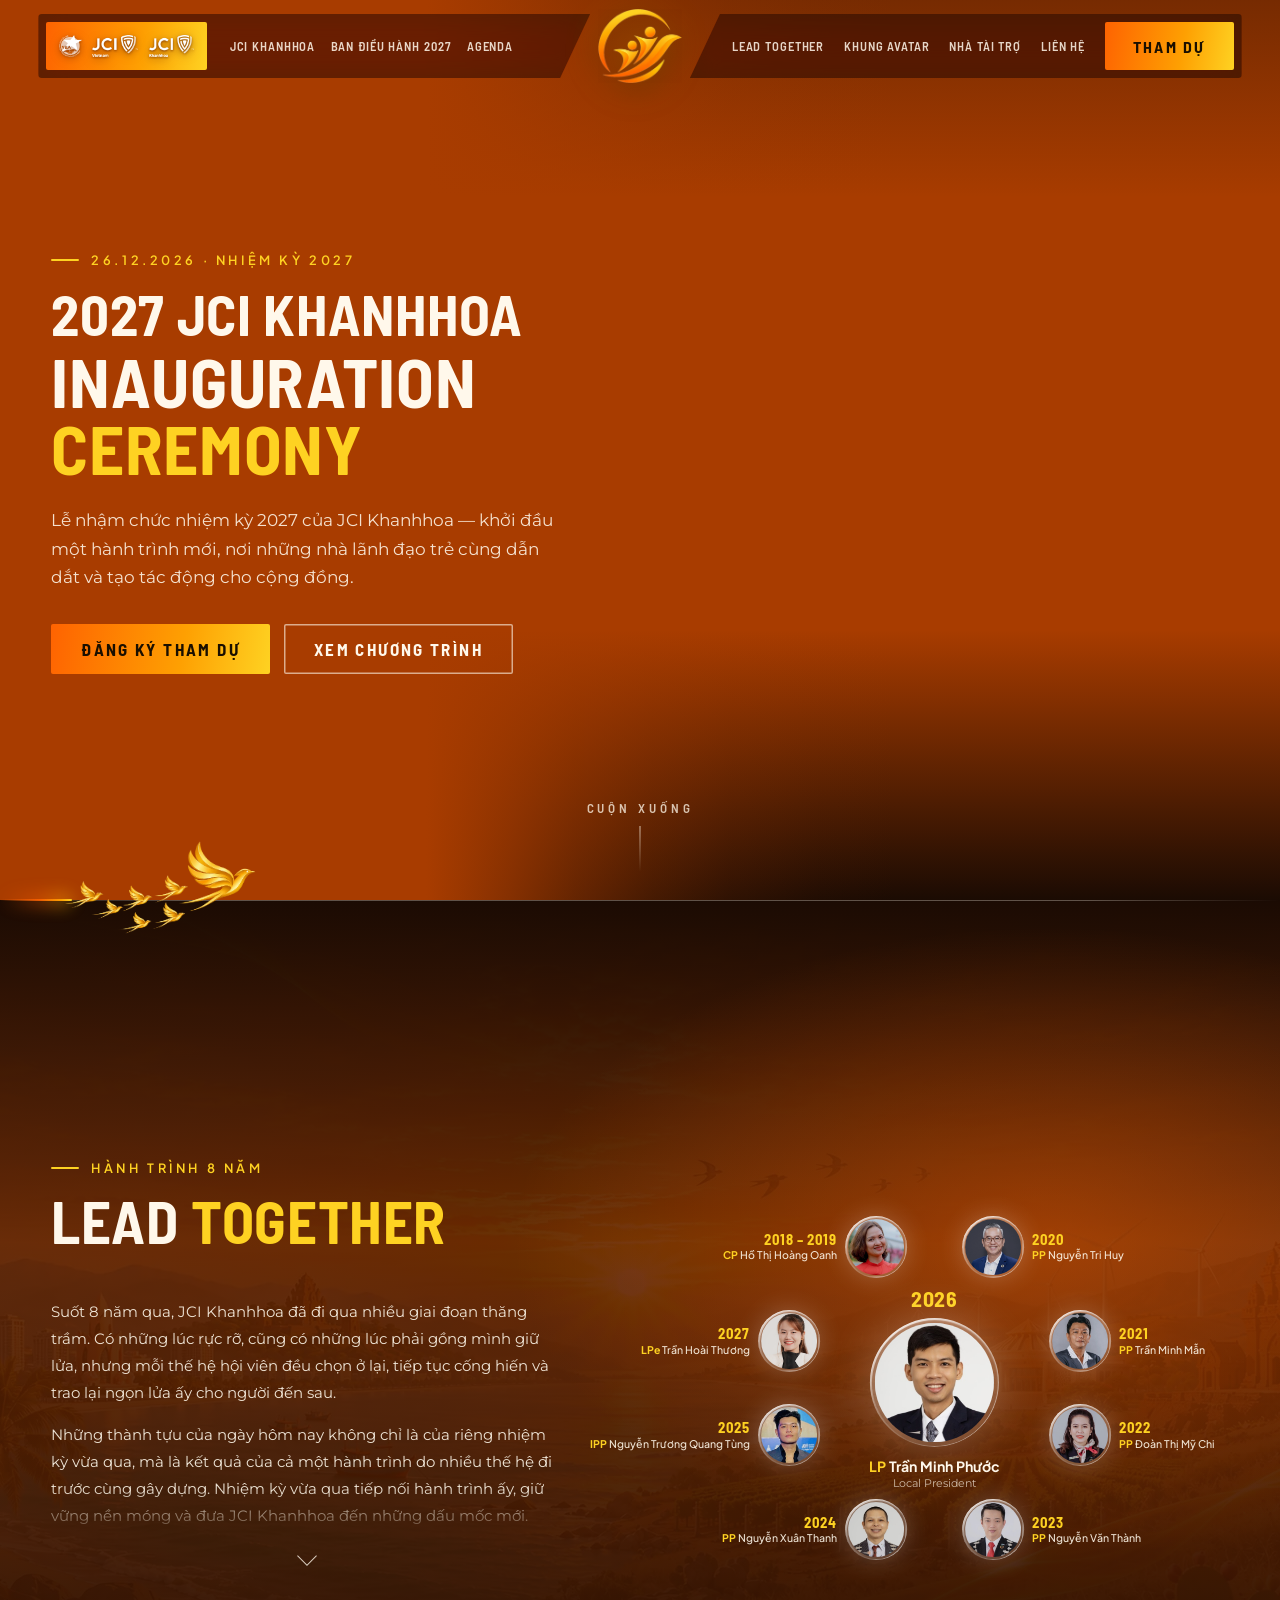
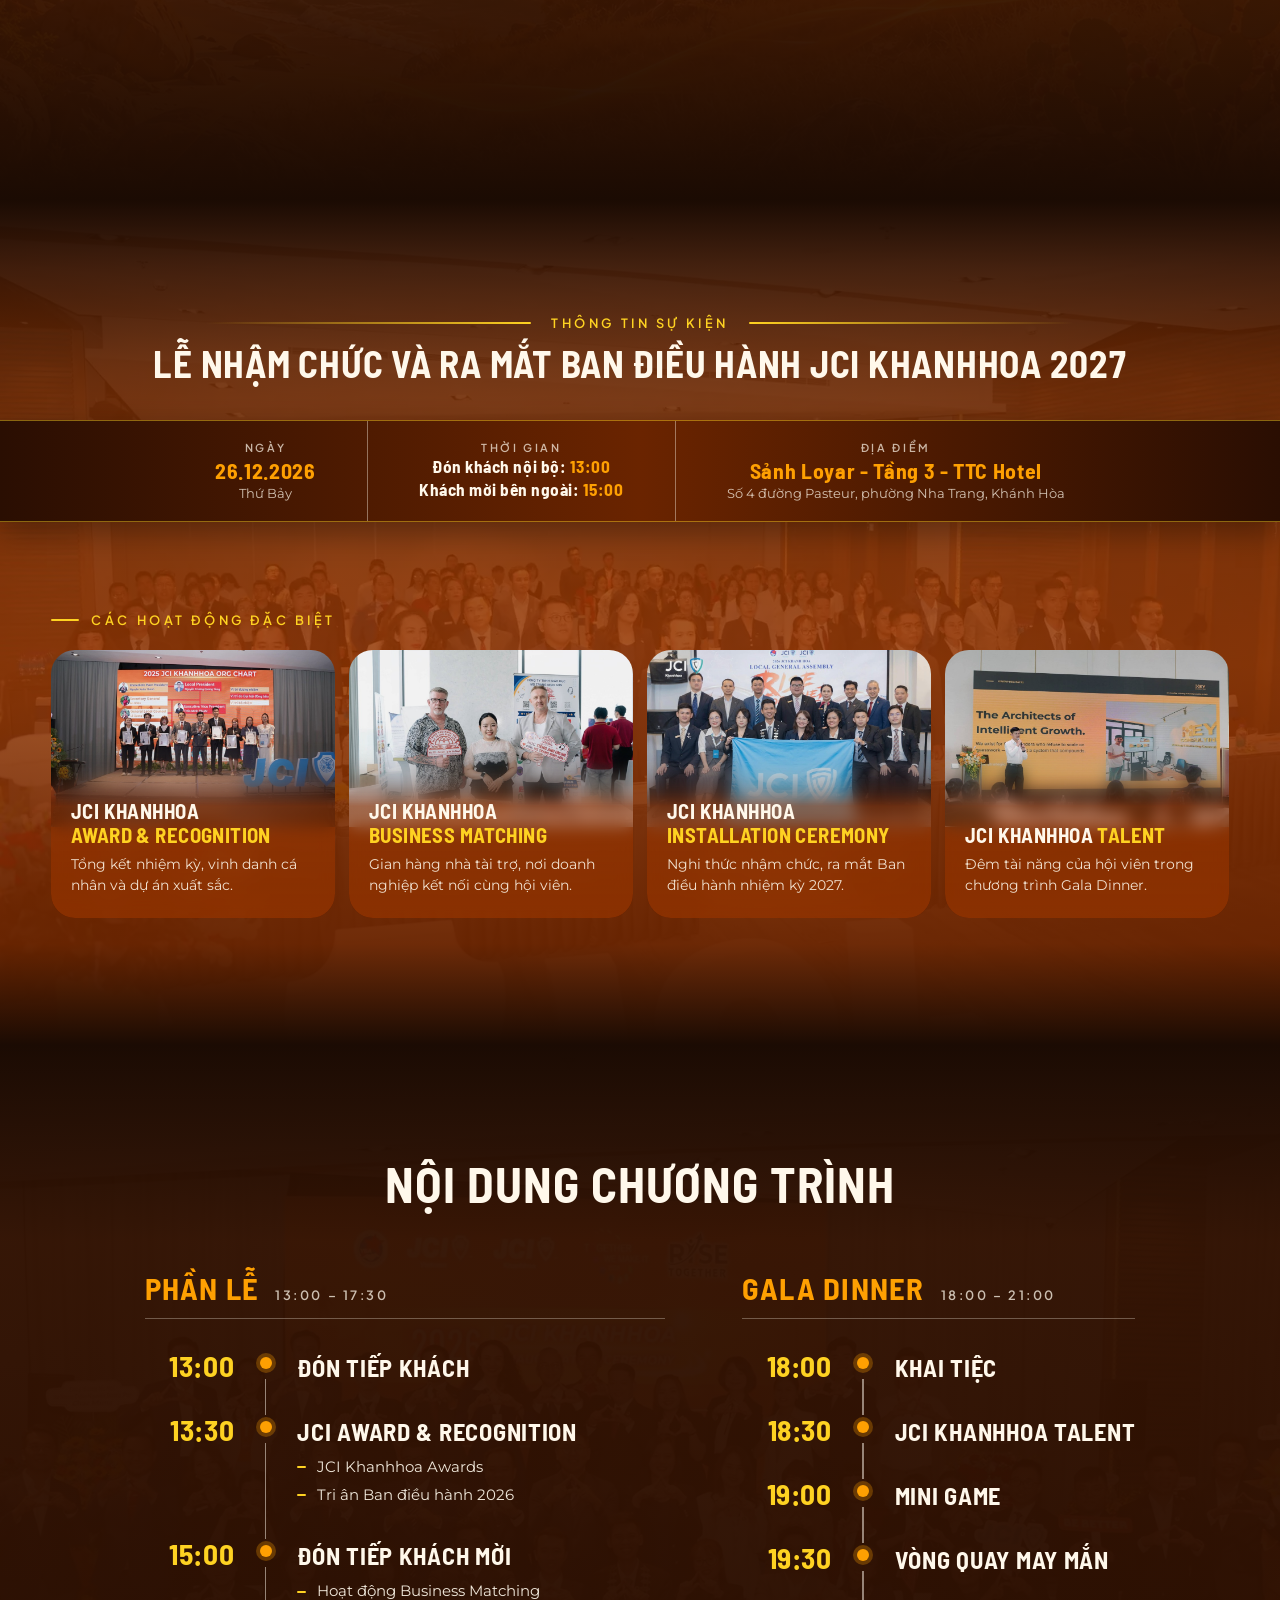
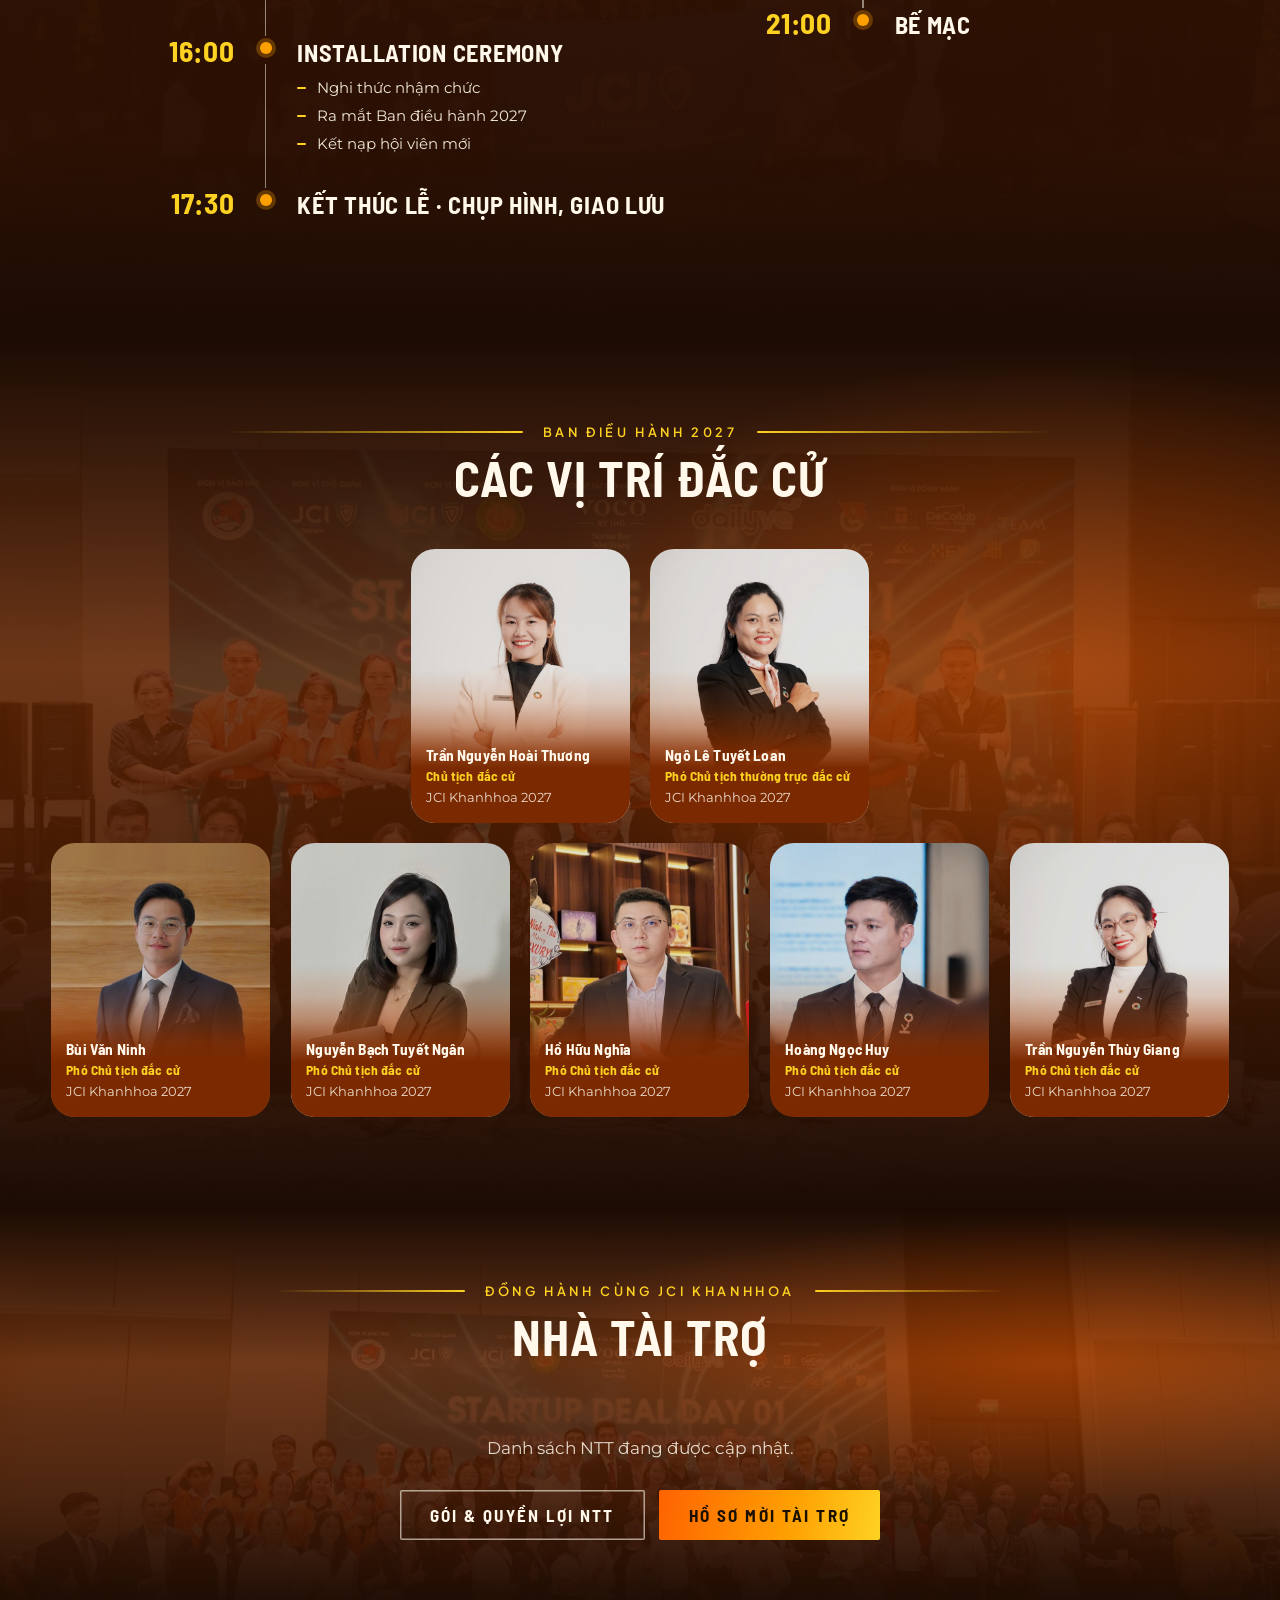
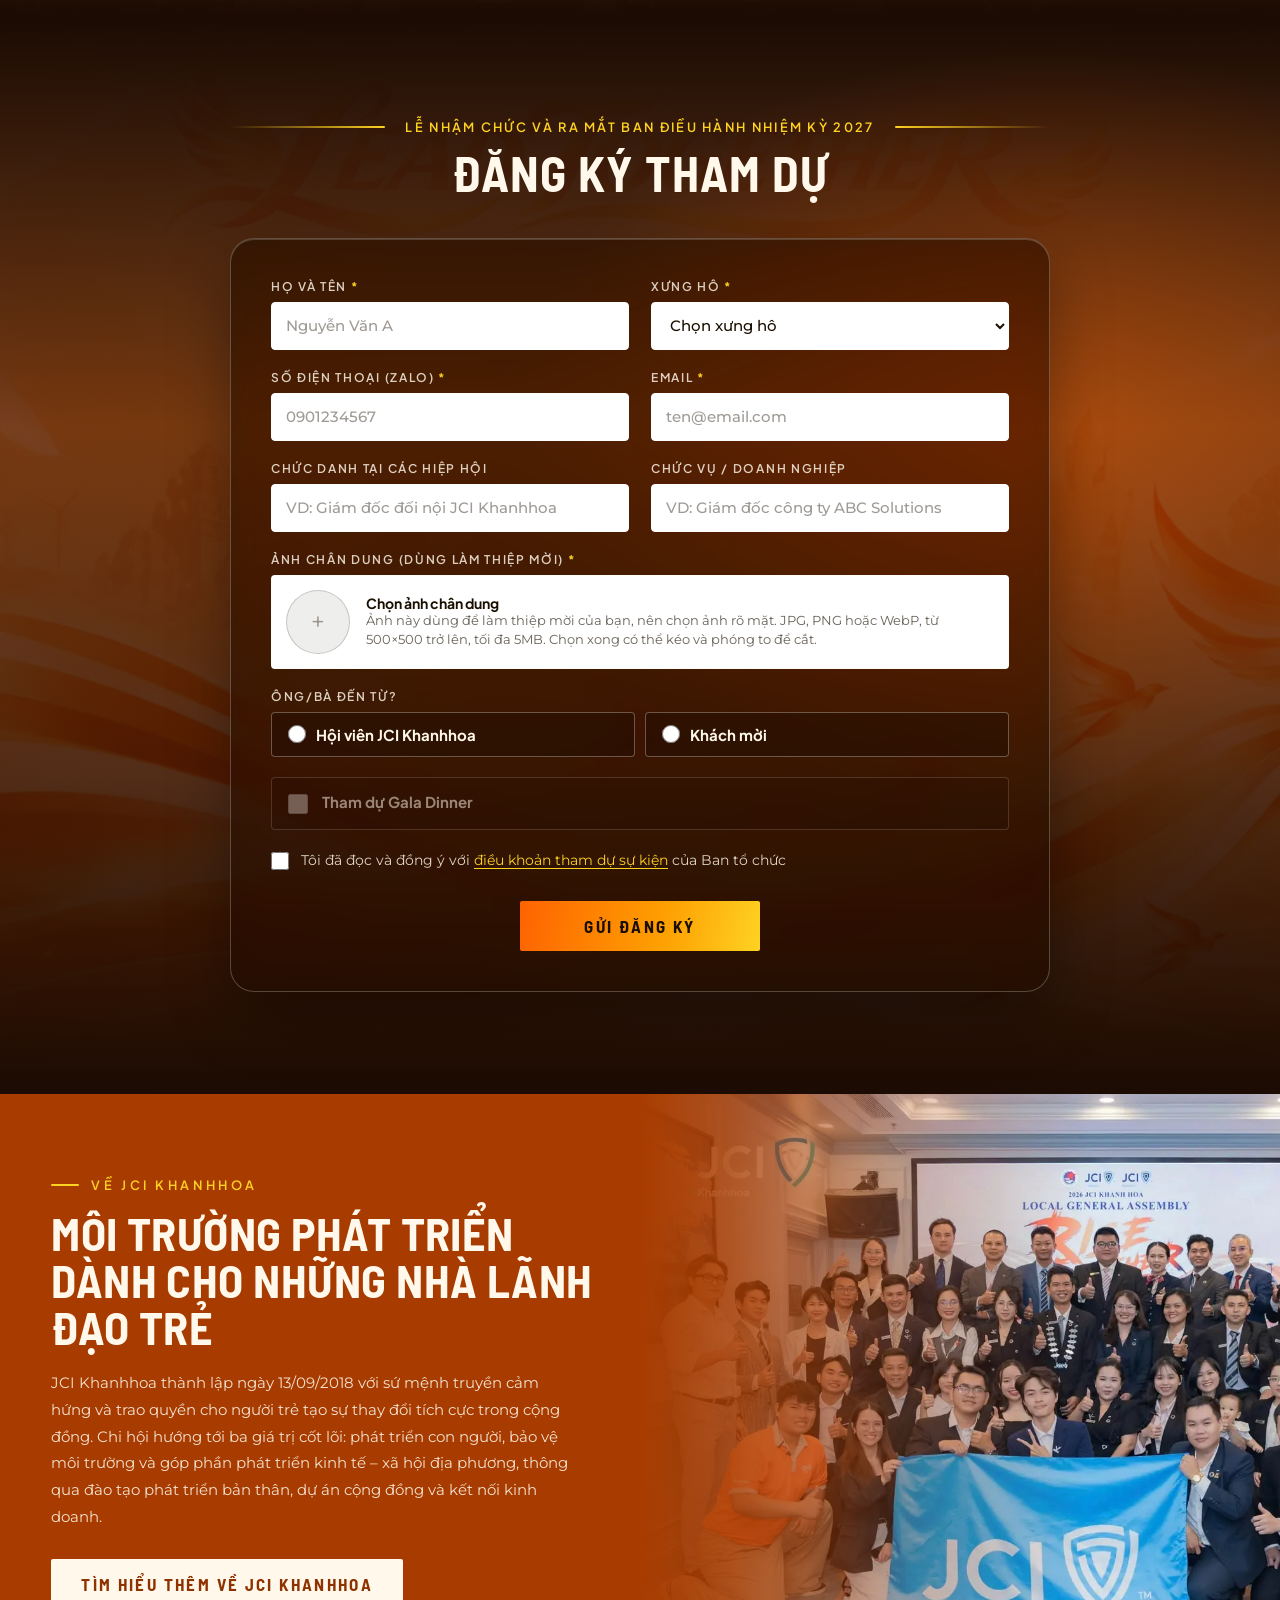
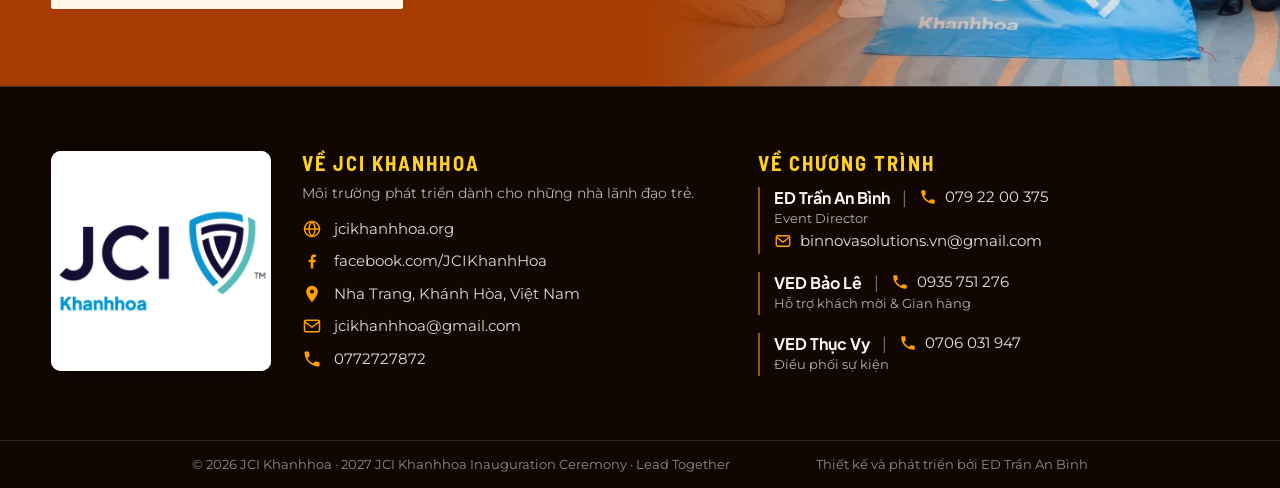
<file: index.html>
<!DOCTYPE html>
<html lang="vi">
<head>
<meta charset="utf-8">
<meta name="viewport" content="width=device-width, initial-scale=1">
<title>Lễ nhậm chức và ra mắt Ban điều hành nhiệm kỳ 2027 của JCI Khanhhoa</title>
<meta name="description" content="2027 JCI KHANHHOA INAUGURATION CEREMONY — Lead Together.">
<link rel="canonical" href="https://jcikhanhhoa.io.vn/">
<meta property="og:type" content="website">
<meta property="og:site_name" content="JCI Khanhhoa">
<meta property="og:locale" content="vi_VN">
<meta property="og:url" content="https://jcikhanhhoa.io.vn/">
<meta property="og:title" content="Lễ nhậm chức và ra mắt Ban điều hành nhiệm kỳ 2027 của JCI Khanhhoa">
<meta property="og:description" content="2027 JCI KHANHHOA INAUGURATION CEREMONY — Lead Together.">
<meta property="og:image" content="https://jcikhanhhoa.io.vn/assets/og-image.jpg?v=2">
<meta property="og:image:type" content="image/jpeg">
<meta property="og:image:width" content="1200">
<meta property="og:image:height" content="630">
<meta name="twitter:card" content="summary_large_image">
<meta name="theme-color" content="#1B0B03">
<link rel="preconnect" href="https://fonts.googleapis.com">
<link rel="preconnect" href="https://fonts.gstatic.com" crossorigin>
<link href="https://fonts.googleapis.com/css2?family=Barlow+Semi+Condensed:wght@600;700&family=Plus+Jakarta+Sans:wght@500;600;700;800&family=Montserrat:wght@400;500&display=swap" rel="stylesheet">
<link rel="icon" type="image/png" sizes="32x32" href="/assets/favicon-32.png">
<link rel="icon" type="image/png" sizes="192x192" href="/assets/favicon-192.png">
<link rel="apple-touch-icon" href="/assets/apple-touch-icon.png">
<link rel="stylesheet" href="/css/site.css">
<link rel="stylesheet" href="/css/landing.css">
<link rel="stylesheet" href="/css/form.css?v=3">
</head>
<body>

<div id="site-nav"></div>

<main id="top">
  <!-- ===== 1. HERO ===== -->
  <section class="hero" aria-label="Giới thiệu sự kiện">
    <!-- Video tạm (màu cam). Thay file trong assets/ khi có video chính thức, giữ nguyên tên hoặc sửa 2 dòng src. -->
    <video class="hero__video" id="heroVideo" autoplay muted loop playsinline preload="auto" aria-hidden="true">
      <source src="https://media.hoichokhoinghiep.io.vn/uploads/ic-jcikhanhhoa-2027/banner/Hero_v3_max_h264.mp4" type="video/mp4">
      <source src="/assets/hero-placeholder.mp4" type="video/mp4">
    </video>
    <div class="hero__shade"></div>

    <div class="hero__inner">
      <p class="hero__eyebrow rise d1">26.12.2026 · Nhiệm kỳ 2027</p>
      <h1 class="hero__title rise d2">
        <span class="l1">2027 JCI Khanhhoa</span>
        <span class="l2">Inauguration</span>
        <span class="l3">Ceremony</span>
      </h1>
      <!-- Mô tả: bản nháp, chờ Bình duyệt -->
      <p class="hero__desc rise d3">Lễ nhậm chức nhiệm kỳ 2027 của JCI Khanhhoa — khởi&nbsp;đầu một hành trình mới, nơi những nhà lãnh đạo trẻ cùng dẫn dắt và tạo tác động cho cộng đồng.</p>
      <div class="hero__cta rise d3">
        <a class="btn btn--lg" href="#dang-ky">Đăng ký tham dự</a>
        <a class="btn btn--lg btn--ghost" href="#chuong-trinh">Xem chương trình</a>
      </div>
    </div>

    <a class="hero__cue" href="#cau-chuyen" aria-label="Cuộn xuống">Cuộn xuống<i></i></a>
  </section>

  <!-- Chỗ giữ cho các section tiếp theo -->
  <!-- Én bay dọc theo đường giao giữa hero và câu chuyện, theo con lăn -->
  <div class="flight" id="flight" aria-hidden="true">
    <div class="flight__glow" id="flightGlow"></div>
    <div class="flight__trail" id="flightTrail"></div>
    <div class="flight__bird" id="flightBird"><img src="/assets/dan-chim-vang.webp" alt="" width="1000" height="465"></div>
  </div>

  <!-- ===== 2. CÂU CHUYỆN THÔNG ĐIỆP ===== (nội dung: bản nháp, chờ Bình duyệt) -->
  <section class="sec story" id="cau-chuyen" aria-label="Câu chuyện thông điệp">
    <div class="sec__bg" aria-hidden="true"></div>
    <div class="story__inner">
      <div class="story__copy">
        <p class="story__label">Hành trình 8 năm</p>
        <h2 class="story__title">Lead <span>Together</span></h2>
        <!-- Nội dung: bản nháp, chờ Bình duyệt -->
        <div class="story__scroll" id="storyScroll">
        <div class="story__text" tabindex="0" role="region" aria-label="Hành trình 8 năm JCI Khanhhoa (cuộn để đọc tiếp)">
          <p>Suốt 8 năm qua, JCI Khanhhoa đã đi qua nhiều giai đoạn thăng trầm. Có những lúc rực rỡ, cũng có những lúc phải gồng mình giữ lửa, nhưng mỗi thế hệ hội viên đều chọn ở lại, tiếp tục cống hiến và trao lại ngọn lửa ấy cho người đến sau.</p>
          <p>Những thành tựu của ngày hôm nay không chỉ là của riêng nhiệm kỳ vừa qua, mà là kết quả của cả một hành trình do nhiều thế hệ đi trước cùng gây dựng. Nhiệm kỳ vừa qua tiếp nối hành trình ấy, giữ vững nền móng và đưa JCI Khanhhoa đến những dấu mốc mới.</p>
          <p>Nhiệm kỳ 2027 mở ra với thông điệp <strong>Lead Together</strong>. Chúng tôi hiểu rằng dẫn dắt không phải là đi một mình ở phía trước, mà là cùng nhau bước, cùng nâng đỡ và cùng lan tỏa, để mỗi người đều trở thành một nhà lãnh đạo.</p>
        </div>
        <span class="story__arrow story__arrow--up" aria-hidden="true"></span>
        <span class="story__arrow story__arrow--down" aria-hidden="true"></span>
        </div>
      </div>
      <div class="terms" id="terms">
        <!-- Ảnh: assets/ban-dieu-hanh/circle/pp1..pp8 (2018..2026) và lp (2027), đã căn mặt cùng vị trí/cỡ; đổi ở src của <img> và data-photo của từng người -->
        <div class="terms__stage" id="termsStage">
        <button class="term t--l" type="button" style="--a:112.5" data-i="0"
                data-year="2018 – 2019" data-pre="CP" data-name="Hồ Thị Hoàng Oanh" data-role="Charter President" data-photo="/assets/ban-dieu-hanh/circle/pp1.jpg" data-ini="HO">
          <span class="term__av"><span class="term__ini">HO</span><img src="/assets/ban-dieu-hanh/circle/pp1.jpg" alt="" loading="lazy" onerror="this.remove()"></span>
          <span class="term__lab"><span class="term__year">2018 – 2019</span><span class="term__name"><b>CP</b> Hồ Thị Hoàng Oanh</span></span>
        </button>
        <button class="term t--r" type="button" style="--a:67.5" data-i="1"
                data-year="2020" data-pre="PP" data-name="Nguyễn Tri Huy" data-role="Past President" data-photo="/assets/ban-dieu-hanh/circle/pp2.jpg" data-ini="NH">
          <span class="term__av"><span class="term__ini">NH</span><img src="/assets/ban-dieu-hanh/circle/pp2.jpg" alt="" loading="lazy" onerror="this.remove()"></span>
          <span class="term__lab"><span class="term__year">2020</span><span class="term__name"><b>PP</b> Nguyễn Tri Huy</span></span>
        </button>
        <button class="term t--r" type="button" style="--a:17.92" data-i="2"
                data-year="2021" data-pre="PP" data-name="Trần Minh Mẫn" data-role="Past President" data-photo="/assets/ban-dieu-hanh/circle/pp3.jpg" data-ini="TM">
          <span class="term__av"><span class="term__ini">TM</span><img src="/assets/ban-dieu-hanh/circle/pp3.jpg" alt="" loading="lazy" onerror="this.remove()"></span>
          <span class="term__lab"><span class="term__year">2021</span><span class="term__name"><b>PP</b> Trần Minh Mẫn</span></span>
        </button>
        <button class="term t--r" type="button" style="--a:-17.92" data-i="3"
                data-year="2022" data-pre="PP" data-name="Đoàn Thị Mỹ Chi" data-role="Past President" data-photo="/assets/ban-dieu-hanh/circle/pp4.jpg" data-ini="ĐC">
          <span class="term__av"><span class="term__ini">ĐC</span><img src="/assets/ban-dieu-hanh/circle/pp4.jpg" alt="" loading="lazy" onerror="this.remove()"></span>
          <span class="term__lab"><span class="term__year">2022</span><span class="term__name"><b>PP</b> Đoàn Thị Mỹ Chi</span></span>
        </button>
        <button class="term t--r" type="button" style="--a:-67.5" data-i="4"
                data-year="2023" data-pre="PP" data-name="Nguyễn Văn Thành" data-role="Past President" data-photo="/assets/ban-dieu-hanh/circle/pp5.jpg" data-ini="NT">
          <span class="term__av"><span class="term__ini">NT</span><img src="/assets/ban-dieu-hanh/circle/pp5.jpg" alt="" loading="lazy" onerror="this.remove()"></span>
          <span class="term__lab"><span class="term__year">2023</span><span class="term__name"><b>PP</b> Nguyễn Văn Thành</span></span>
        </button>
        <button class="term t--l" type="button" style="--a:-112.5" data-i="5"
                data-year="2024" data-pre="PP" data-name="Nguyễn Xuân Thanh" data-role="Past President" data-photo="/assets/ban-dieu-hanh/circle/pp6.jpg" data-ini="NT">
          <span class="term__av"><span class="term__ini">NT</span><img src="/assets/ban-dieu-hanh/circle/pp6.jpg" alt="" loading="lazy" onerror="this.remove()"></span>
          <span class="term__lab"><span class="term__year">2024</span><span class="term__name"><b>PP</b> Nguyễn Xuân Thanh</span></span>
        </button>
        <button class="term t--l" type="button" style="--a:-162.08" data-i="6"
                data-year="2025" data-pre="IPP" data-name="Nguyễn Trương Quang Tùng" data-role="Immediate Past President" data-photo="/assets/ban-dieu-hanh/circle/pp7.jpg" data-ini="NT">
          <span class="term__av"><span class="term__ini">NT</span><img src="/assets/ban-dieu-hanh/circle/pp7.jpg" alt="" loading="lazy" onerror="this.remove()"></span>
          <span class="term__lab"><span class="term__year">2025</span><span class="term__name"><b>IPP</b> Nguyễn Trương Quang Tùng</span></span>
        </button>
        <button class="term is-center t--l" type="button" style="--a:112.5" data-i="7"
                data-year="2026" data-pre="LP" data-name="Trần Minh Phước" data-role="Local President" data-photo="/assets/ban-dieu-hanh/circle/pp8.jpg" data-ini="TP">
          <span class="term__av"><span class="term__ini">TP</span><img src="/assets/ban-dieu-hanh/circle/pp8.jpg" alt="" loading="lazy" onerror="this.remove()"></span>
          <span class="term__lab"><span class="term__year">2026</span><span class="term__name"><b>LP</b> Trần Minh Phước</span></span>
        </button>
        <button class="term t--l" type="button" style="--a:162.08" data-i="8"
                data-year="2027" data-pre="LPe" data-name="Trần Hoài Thương" data-role="Local President Elect" data-photo="/assets/ban-dieu-hanh/circle/lp.jpg" data-ini="TT">
          <span class="term__av"><span class="term__ini">TT</span><img src="/assets/ban-dieu-hanh/circle/lp.jpg" alt="" loading="lazy" onerror="this.remove()"></span>
          <span class="term__lab"><span class="term__year">2027</span><span class="term__name"><b>LPe</b> Trần Hoài Thương</span></span>
        </button>
          <div class="terms__focus" aria-live="polite">
            <p class="terms__fyear" id="focusYear">2026</p>
            <span class="terms__portrait" id="focusPortrait"><span class="term__ini" id="focusIni">TP</span><img /assets/ban-dieu-hanh/pp8.jpg" alt="" onerror="this.remove()"></span>
            <p class="terms__fname" id="focusName"><b>LP</b> Trần Minh Phước</p>
            <p class="terms__frole" id="focusRole">Local President</p>
          </div>
        </div>
      </div>
    </div>
  </section>

  <!-- ===== 3. CHƯƠNG TRÌNH ===== (nội dung: bản nháp bám theo khung giờ đã chốt; ảnh nền các thẻ là ảnh tạm) -->
  <section class="sec prog" id="chuong-trinh" aria-label="Chương trình">
    <div class="sec__bg" aria-hidden="true"></div>
    <div class="prog__head">
      <p class="prog__kicker">Thông tin sự kiện</p>
      <h2 class="prog__title">Lễ nhậm chức và ra mắt Ban điều hành JCI Khanhhoa 2027</h2>
    </div>
    <div class="info">
      <div class="info__row">
        <div class="info__item"><p class="info__label">Ngày</p><p class="info__value info__value--hl">26.12.2026</p><p class="info__sub">Thứ Bảy</p></div>
        <div class="info__item"><p class="info__label">Thời gian</p><p class="info__value info__value--lines">Đón khách nội bộ: <b>13:00</b></p><p class="info__value info__value--lines">Khách mời bên ngoài: <b>15:00</b></p></div>
        <div class="info__item"><p class="info__label">Địa điểm</p><p class="info__value info__value--hl">Sảnh Loyar - Tầng 3 - TTC Hotel</p><p class="info__sub">Số 4 đường Pasteur, phường Nha Trang, Khánh Hòa</p></div>
      </div>
    </div>
    <div class="prog__inner" id="hoat-dong-dac-biet">
      <p class="prog__label">Các hoạt động đặc biệt</p>
      <div class="miles">
        <article class="mile" style="--img:url('/assets/hoat-dong/award.jpg')">
          <div class="mile__bg" aria-hidden="true"></div>
          <div class="mile__body">
            <h3 class="mile__title"><span class="l1">JCI Khanhhoa</span> <span class="l2">Award &amp; Recognition</span></h3>
            <p class="mile__desc">Tổng kết nhiệm kỳ, vinh danh cá nhân và dự án xuất sắc.</p>
          </div>
        </article>
        <article class="mile" style="--img:url('/assets/hoat-dong/business-matching.jpg')">
          <div class="mile__bg" aria-hidden="true"></div>
          <div class="mile__body">
            <h3 class="mile__title"><span class="l1">JCI Khanhhoa</span> <span class="l2">Business Matching</span></h3>
            <p class="mile__desc">Gian hàng nhà tài trợ, nơi doanh nghiệp kết nối cùng hội viên.</p>
          </div>
        </article>
        <article class="mile" style="--img:url('/assets/hoat-dong/installation.jpg')">
          <div class="mile__bg" aria-hidden="true"></div>
          <div class="mile__body">
            <h3 class="mile__title"><span class="l1">JCI Khanhhoa</span> <span class="l2">Installation Ceremony</span></h3>
            <p class="mile__desc">Nghi thức nhậm chức, ra mắt Ban điều hành nhiệm kỳ 2027.</p>
          </div>
        </article>
        <article class="mile" style="--img:url('/assets/hoat-dong/talent.jpg')">
          <div class="mile__bg" aria-hidden="true"></div>
          <div class="mile__body">
            <h3 class="mile__title mile__title--one"><span class="l1">JCI Khanhhoa</span> <span class="l2">Talent</span></h3>
            <p class="mile__desc">Đêm tài năng của hội viên trong chương trình Gala Dinner.</p>
          </div>
        </article>
      </div>

    </div>
  </section>

  <!-- ===== 4. NỘI DUNG CHƯƠNG TRÌNH ===== (chỉ ghi các mốc giờ đã chốt; giờ từng mục nhỏ bên trong phiên chưa công bố. KHÔNG ghi phần bất ngờ của Gala. Ảnh nền là ảnh tạm) -->
  <section class="sec agsec" id="noi-dung-chuong-trinh" aria-label="Nội dung chương trình">
    <div class="sec__bg" aria-hidden="true"></div>
    <div class="agsec__inner">
      <h2 class="agsec__title">Nội dung chương trình</h2>
      <div class="agcols">
        <div class="agcol">
          <h3 class="agcol__title">Phần lễ <span>13:00 – 17:30</span></h3>
          <ol class="agenda">
            <li class="ag"><span class="ag__time">13:00</span><span class="ag__dot" aria-hidden="true"></span>
              <div class="ag__body"><h4 class="ag__title">Đón tiếp khách</h4></div></li>
            <li class="ag"><span class="ag__time">13:30</span><span class="ag__dot" aria-hidden="true"></span>
              <div class="ag__body"><h4 class="ag__title">JCI Award &amp; Recognition</h4>
                <ul class="ag__sub"><li>JCI Khanhhoa Awards</li><li>Tri ân Ban điều hành 2026</li></ul></div></li>
            <li class="ag"><span class="ag__time">15:00</span><span class="ag__dot" aria-hidden="true"></span>
              <div class="ag__body"><h4 class="ag__title">Đón tiếp khách mời</h4>
                <ul class="ag__sub"><li>Hoạt động Business Matching</li></ul></div></li>
            <li class="ag"><span class="ag__time">16:00</span><span class="ag__dot" aria-hidden="true"></span>
              <div class="ag__body"><h4 class="ag__title">Installation Ceremony</h4>
                <ul class="ag__sub"><li>Nghi thức nhậm chức</li><li>Ra mắt Ban điều hành 2027</li><li>Kết nạp hội viên mới</li></ul></div></li>
            <li class="ag"><span class="ag__time">17:30</span><span class="ag__dot" aria-hidden="true"></span>
              <div class="ag__body"><h4 class="ag__title">Kết thúc lễ · Chụp hình, giao lưu</h4></div></li>
          </ol>
        </div>
        <div class="agcol">
          <h3 class="agcol__title">Gala Dinner <span>18:00 – 21:00</span></h3>
          <ol class="agenda">
            <li class="ag"><span class="ag__time">18:00</span><span class="ag__dot" aria-hidden="true"></span>
              <div class="ag__body"><h4 class="ag__title">Khai tiệc</h4></div></li>
            <li class="ag"><span class="ag__time">18:30</span><span class="ag__dot" aria-hidden="true"></span>
              <div class="ag__body"><h4 class="ag__title">JCI Khanhhoa Talent</h4></div></li>
            <li class="ag"><span class="ag__time">19:00</span><span class="ag__dot" aria-hidden="true"></span>
              <div class="ag__body"><h4 class="ag__title">Mini game</h4></div></li>
            <li class="ag"><span class="ag__time">19:30</span><span class="ag__dot" aria-hidden="true"></span>
              <div class="ag__body"><h4 class="ag__title">Vòng quay may mắn</h4></div></li>
            <li class="ag"><span class="ag__time">21:00</span><span class="ag__dot" aria-hidden="true"></span>
              <div class="ag__body"><h4 class="ag__title">Bế mạc</h4></div></li>
          </ol>
        </div>
      </div>
    </div>
  </section>

  <!-- ===== 5. CÁC VỊ TRÍ ĐẮC CỬ ===== (LP: theo yêu cầu của Bình; EVP và 5 VP: CHƯA CÓ tên trong wiki/nguồn -> chỗ giữ "Anh/Chị Họ và tên"; ảnh: thêm style="--photo:url('/assets/...')" vào thẻ .person) -->
  <section class="sec elect" id="ban-dieu-hanh-2027" aria-label="Các vị trí đắc cử">
    <div class="sec__bg" aria-hidden="true"></div>
    <div class="elect__inner">
      <div class="elect__head">
        <p class="elect__label">Ban điều hành 2027</p>
        <h2 class="elect__title">Các vị trí đắc cử</h2>
      </div>
      <div class="elect__row">
        <article class="person" style="--photo:url('/assets/ban-dieu-hanh/lp.jpg')" aria-label="Trần Nguyễn Hoài Thương, Chủ tịch đắc cử">
          <div class="person__bg" aria-hidden="true"></div>
          <div class="person__body">
            <h3 class="person__name">Trần Nguyễn Hoài Thương</h3>
            <p class="person__role">Chủ tịch đắc cử</p>
            <p class="person__org">JCI Khanhhoa 2027</p>
          </div>
        </article>
        <article class="person" style="--photo:url('/assets/ban-dieu-hanh/evp.jpg')" aria-label="Ngô Lê Tuyết Loan, Phó Chủ tịch thường trực đắc cử">
          <div class="person__bg" aria-hidden="true"></div>
          <div class="person__body">
            <h3 class="person__name">Ngô Lê Tuyết Loan</h3>
            <p class="person__role">Phó Chủ tịch thường trực đắc cử</p>
            <p class="person__org">JCI Khanhhoa 2027</p>
          </div>
        </article>
      </div>
      <div class="elect__row">
        <article class="person" style="--photo:url('/assets/ban-dieu-hanh/vp1.jpg')" aria-label="Bùi Văn Ninh, Phó Chủ tịch đắc cử">
          <div class="person__bg" aria-hidden="true"></div>
          <div class="person__body">
            <h3 class="person__name">Bùi Văn Ninh</h3>
            <p class="person__role">Phó Chủ tịch đắc cử</p>
            <p class="person__org">JCI Khanhhoa 2027</p>
          </div>
        </article>
        <article class="person" style="--photo:url('/assets/ban-dieu-hanh/vp2.jpg')" aria-label="Nguyễn Bạch Tuyết Ngân, Phó Chủ tịch đắc cử">
          <div class="person__bg" aria-hidden="true"></div>
          <div class="person__body">
            <h3 class="person__name">Nguyễn Bạch Tuyết Ngân</h3>
            <p class="person__role">Phó Chủ tịch đắc cử</p>
            <p class="person__org">JCI Khanhhoa 2027</p>
          </div>
        </article>
        <article class="person" style="--photo:url('/assets/ban-dieu-hanh/vp3.jpg')" aria-label="Hồ Hữu Nghĩa, Phó Chủ tịch đắc cử">
          <div class="person__bg" aria-hidden="true"></div>
          <div class="person__body">
            <h3 class="person__name">Hồ Hữu Nghĩa</h3>
            <p class="person__role">Phó Chủ tịch đắc cử</p>
            <p class="person__org">JCI Khanhhoa 2027</p>
          </div>
        </article>
        <article class="person" style="--photo:url('/assets/ban-dieu-hanh/vp4.jpg')" aria-label="Hoàng Ngọc Huy, Phó Chủ tịch đắc cử">
          <div class="person__bg" aria-hidden="true"></div>
          <div class="person__body">
            <h3 class="person__name">Hoàng Ngọc Huy</h3>
            <p class="person__role">Phó Chủ tịch đắc cử</p>
            <p class="person__org">JCI Khanhhoa 2027</p>
          </div>
        </article>
        <article class="person" style="--photo:url('/assets/ban-dieu-hanh/vp5.jpg')" aria-label="Trần Nguyễn Thùy Giang, Phó Chủ tịch đắc cử">
          <div class="person__bg" aria-hidden="true"></div>
          <div class="person__body">
            <h3 class="person__name">Trần Nguyễn Thùy Giang</h3>
            <p class="person__role">Phó Chủ tịch đắc cử</p>
            <p class="person__org">JCI Khanhhoa 2027</p>
          </div>
        </article>
      </div>
    </div>
  </section>

  <!-- ===== 6. NHÀ TÀI TRỢ ===== (tạm: chỉ ghi "đang được cập nhật"; trang /nha-tai-tro/ chưa làm. Không ghi giá gói/quyền lợi lên trang công khai vì gói chưa gửi NTT) -->
  <section class="sec spon" id="nha-tai-tro" aria-label="Nhà tài trợ">
    <div class="sec__bg" aria-hidden="true"></div>
    <div class="spon__inner">
      <div class="spon__head">
        <p class="spon__label">Đồng hành cùng JCI Khanhhoa</p>
        <h2 class="spon__title">Nhà tài trợ</h2>
      </div>
      <p class="spon__empty" id="nttEmpty">Danh sách NTT đang được cập nhật.</p>
      <div id="nttList"></div>
      <div class="spon__cta">
        <a class="btn btn--ghost btn--lg" href="/nha-tai-tro/" target="_blank" rel="noopener">Gói &amp; quyền lợi NTT</a>
        <a class="btn btn--lg" href="https://drive.google.com/file/d/1NPNrKGf2nriI0yrSzMUI4PqXYNmiJ36D/view?usp=sharing" target="_blank" rel="noopener">Hồ sơ mời tài trợ</a>
      </div>
      <!-- Khi có nhà tài trợ: dán lại các hạng ở đây. CSS .tier / .logo vẫn còn trong css/landing.css. Mẫu một hạng:
      <div class="tier tier--vang"><h3 class="tier__name">Vàng</h3>
        <div class="tier__logos"><div class="logo"><img src="/assets/ntt/ten.webp" alt="Tên nhà tài trợ"></div></div></div>
      Các hạng: tier--kc (Kim Cương, 1 ô), tier--vang (5 ô/hàng), tier--bac (7 ô/hàng), tier--dh (Đồng hành, 8 ô/hàng) -->
    </div>
  </section>

  <!-- ===== 7. ĐĂNG KÝ THAM DỰ ===== (trường: fullName, salutation (Ông/Bà), phone, email, role (chức danh đầy đủ, vd Giám đốc đối nội JCI Khanhhoa), organizationTitle (chức danh tại đơn vị, vd Giám đốc công ty ABC Solutions), avatarUrl (CHƯA có: sau này tải ảnh đã cắt lên R2 rồi điền URL, xem uploadAvatarToR2), attendGala (tick, 450k hội viên / 500k khách ngoài), consent. Chưa có thanh toán. Nơi nhận dữ liệu: đặt URL vào ENDPOINT ở script cuối trang; để trống thì form KHÔNG gửi đi đâu) -->
  <section class="sec reg" id="dang-ky" aria-label="Đăng ký tham dự">
    <div class="sec__bg" aria-hidden="true"></div>
    <div class="reg__inner">
      <div class="reg__head">
        <p class="reg__label">Lễ nhậm chức và ra mắt Ban điều hành nhiệm kỳ 2027</p>
        <h2 class="reg__title">Đăng ký tham dự</h2>
      </div>
      <form class="reg__form" id="formDangKy" autocomplete="on">
        <div class="reg__grid">
          <div class="field">
            <label class="field__label" for="f-ten">Họ và tên <b>*</b></label>
            <input id="f-ten" name="fullName" type="text" required maxlength="60" pattern="\s*\S[\s\S]*\S\s*" autocomplete="name" placeholder="Nguyễn Văn A" data-required="Vui lòng nhập họ và tên." data-invalid="Họ và tên không hợp lệ.">
          </div>
          <div class="field">
            <label class="field__label" for="f-xh">Xưng hô <b>*</b></label>
            <select id="f-xh" name="salutation" required data-required="Vui lòng chọn cách xưng hô.">
              <option value="">Chọn xưng hô</option>
              <option value="Ông">Ông</option>
              <option value="Bà">Bà</option>
              <option value="khac">Khác</option>
            </select>
          </div>
          <div class="field">
            <label class="field__label" for="f-sdt">Số điện thoại (Zalo) <b>*</b></label>
            <input id="f-sdt" name="phone" type="tel" inputmode="tel" required pattern="(0|\+84)[0-9]{9}" autocomplete="tel" placeholder="0901234567" data-required="Vui lòng nhập số điện thoại." data-invalid="Số điện thoại không hợp lệ.">
          </div>
          <div class="field">
            <label class="field__label" for="f-email">Email <b>*</b></label>
            <input id="f-email" name="email" type="email" required maxlength="100" pattern="[^@\s]+@[^@\s]+\.[^@\s]+" autocomplete="email" placeholder="ten@email.com" data-required="Vui lòng nhập email." data-invalid="Email không hợp lệ.">
          </div>
          <div class="field">
            <label class="field__label" for="f-role">Chức danh tại các hiệp hội</label>
            <input id="f-role" name="role" type="text" maxlength="80" placeholder="VD: Giám đốc đối nội JCI Khanhhoa">
          </div>
          <div class="field">
            <label class="field__label" for="f-orgtitle">Chức vụ / Doanh nghiệp</label>
            <input id="f-orgtitle" name="organizationTitle" type="text" maxlength="80" autocomplete="organization-title" placeholder="VD: Giám đốc công ty ABC Solutions">
          </div>
          <div class="field field--full">
            <span class="field__label" id="lbl-avatar">Ảnh chân dung (dùng làm thiệp mời) <b>*</b></span>
            <label class="upload" id="avatarBox" for="f-avatar">
              <span class="upload__thumb" id="avatarThumb" aria-hidden="true"></span>
              <span>
                <span class="upload__name" id="avatarName">Chọn ảnh chân dung</span>
                <span class="field__hint" id="avatarHint">Ảnh này dùng để làm thiệp mời của bạn, nên chọn ảnh rõ mặt. JPG, PNG hoặc WebP, từ 500×500 trở lên, tối đa 5MB. Chọn xong có thể kéo và phóng to để cắt.</span>
              </span>
              <input id="f-avatar" type="file" accept="image/jpeg,image/png,image/webp" aria-labelledby="lbl-avatar">
            </label>
            <input type="hidden" name="avatarUrl" id="f-avatarurl">
          </div>
          <div class="field field--full">
            <fieldset class="who">
              <legend class="field__label">Ông/Bà đến từ?</legend>
              <label class="who__opt"><input type="radio" name="memberType" value="member" required data-required="Vui lòng chọn Hội viên JCI Khanhhoa hoặc Khách mời."><span>Hội viên JCI Khanhhoa</span></label>
              <label class="who__opt"><input type="radio" name="memberType" value="guest"><span>Khách mời</span></label>
            </fieldset>
          </div>
          <div class="field field--full">
            <label class="gala is-locked" id="galaBox">
              <input type="checkbox" name="attendGala" id="f-gala" value="true" disabled>
              <span>
                <span class="gala__title">Tham dự Gala Dinner</span>
                <span class="gala__price" id="galaPrice"></span>
              </span>
            </label>
            <!-- Thông tin chuyển khoản: chỉ hiện khi tick Gala. Nội dung chuyển khoản tự ghép theo tên người tham dự -->
            <div class="gala__bank" id="galaBank" hidden>
              <p class="gala__bank-title">Thông tin chuyển khoản</p>
              <dl>
                <div><dt>Ngân hàng</dt><dd>Vietcombank</dd></div>
                <div><dt>Chủ tài khoản</dt><dd>CLB DOANH NHAN TRE THE GIOI TAI VIET NAM</dd></div>
                <div><dt>Số tài khoản</dt><dd><b id="bankNo">1050120408</b> <button type="button" class="copybtn" data-copy="bankNo">Sao chép</button></dd></div>
                <div><dt>Nội dung</dt><dd><b id="bankMemo">JCI Khanhhoa - [Tên người tham dự] - GALA</b> <button type="button" class="copybtn" data-copy="bankMemo">Sao chép</button></dd></div>
              </dl>
            </div>
          </div>
          <div class="field field--full">
            <div class="check">
              <input type="checkbox" id="f-consent" name="consent" required data-required="Bạn cần đồng ý điều khoản để tiếp tục.">
              <label for="f-consent">Tôi đã đọc và đồng ý với <button type="button" class="linkbtn" id="termsOpen">điều khoản tham dự sự kiện</button> của Ban tổ chức</label>
            </div>
          </div>
          <div class="hp" aria-hidden="true"><label>Website<input type="text" name="website" tabindex="-1" autocomplete="off"></label></div>
        </div>
        <div class="reg__submit"><button class="btn btn--lg" type="submit"><span class="btn__main">Gửi đăng ký</span></button></div>
      </form>
    </div>
  </section>

  <!-- ===== 8. VỀ JCI KHANHHOA ===== (nền cam; ảnh mẫu bố cục chỉ là gợi ý. Nội dung lấy từ wiki/concepts/jci-khanh-hoa-chapter.md: thành lập 13/09/2018, sứ mệnh, 3 giá trị cốt lõi, 3 mảng hoạt động. Ảnh nền là ảnh tạm. Nút dẫn sang trang chính thức) -->
  <section class="about" id="ve-jci" aria-label="Về JCI Khanhhoa">
    <div class="about__copy">
      <p class="about__label">Về JCI Khanhhoa</p>
      <h2 class="about__title">Môi trường phát triển dành cho những nhà lãnh đạo trẻ</h2>
      <p class="about__text">JCI Khanhhoa thành lập ngày 13/09/2018 với sứ mệnh truyền cảm hứng và trao quyền cho người trẻ tạo sự thay đổi tích cực trong cộng đồng. Chi hội hướng tới ba giá trị cốt lõi: phát triển con người, bảo vệ môi trường và góp phần phát triển kinh tế – xã hội địa phương, thông qua đào tạo phát triển bản thân, dự án cộng đồng và kết nối kinh doanh.</p>
      <a class="btn btn--lg" href="https://www.jcikhanhhoa.org/ve-jci-khanh-hoa" target="_blank" rel="noopener">Tìm hiểu thêm về JCI Khanhhoa</a>
    </div>
    <div class="about__media" style="--img:url('/assets/bg/bg-7.webp')" aria-hidden="true"></div>
  </section>

  <!-- Pop-up xử lý: bật khi bấm Gửi, khóa trang tới khi có kết quả -->
  <div class="ov" id="ov" role="dialog" aria-modal="true" aria-live="assertive" aria-label="Trạng thái đăng ký" hidden>
    <div class="ov__box" id="ovBox" tabindex="-1">
      <div class="ov__spin" id="ovSpin"></div>
      <p class="ov__text" id="ovText"></p>
      <button class="btn ov__btn" id="ovBtn" type="button" hidden>Đóng</button>
    </div>
  </div>

  <!-- Khung cắt ảnh chân dung: kéo để di chuyển, thanh trượt / cuộn chuột để zoom -->
  <div class="crop" id="crop" role="dialog" aria-modal="true" aria-labelledby="cropTitle" hidden>
    <div class="crop__box">
      <h3 class="crop__title" id="cropTitle">Chỉnh ảnh chân dung</h3>
      <p class="crop__hint">Ảnh này dùng làm thiệp mời. Kéo để di chuyển, kéo thanh trượt hoặc cuộn chuột để phóng to, thu nhỏ. Phần trong vòng tròn sẽ hiện trên thiệp.</p>
      <div class="crop__stage" id="cropStage" tabindex="0" role="img" aria-label="Khung chỉnh ảnh. Dùng phím mũi tên để di chuyển, phím cộng và trừ để phóng to, thu nhỏ.">
        <canvas id="cropCanvas" width="640" height="640"></canvas>
      </div>
      <div class="crop__zoom"><span aria-hidden="true">−</span><input id="cropZoom" type="range" min="1" max="4" step="0.01" value="1" aria-label="Phóng to, thu nhỏ"><span aria-hidden="true">+</span></div>
      <p class="crop__warn" id="cropWarn" role="alert" hidden>Zoom quá gần, hãy thu nhỏ lại.</p>
      <div class="crop__actions">
        <button class="btn btn--ghost" id="cropCancel" type="button">Hủy</button>
        <button class="btn" id="cropOk" type="button">Dùng ảnh này</button>
      </div>
    </div>
  </div>

  <!-- Pop-up điều khoản: mở khi bấm chữ "điều khoản" cạnh ô tick. Liên hệ lấy cùng nguồn với chân trang (js/layout.js) -->
  <div class="dlg" id="termsDlg" role="dialog" aria-modal="true" aria-labelledby="termsTitle" hidden>
    <div class="dlg__box">
      <h3 class="dlg__title" id="termsTitle">Điều khoản tham dự sự kiện</h3>
      <div class="dlg__text">
        <p>Khi đăng ký tham dự Lễ nhậm chức và ra mắt Ban điều hành JCI Khánh Hòa 2027 (26/12/2026, Sảnh Loyar, TTC Hotel Nha Trang), bạn đồng ý với các nội dung sau.</p>
        <p><b>1. Thông tin thu thập và mục đích.</b> Ban tổ chức thu họ tên, giới tính, số điện thoại, email, vai trò, chức vụ, đơn vị, ảnh chân dung và lựa chọn dự Gala để xác nhận đăng ký, gửi thiệp mời qua email, check-in, chào mừng tại sự kiện, đối chiếu thanh toán Gala và liên hệ về sự kiện. Họ tên, chức vụ, đơn vị và ảnh chân dung của bạn sẽ hiển thị trên màn hình LED khi bạn vào sảnh.</p>
        <p><b>2. Hình ảnh tại sự kiện.</b> Ban tổ chức được quay, chụp tại sự kiện và sử dụng hình ảnh, video có bạn cho hoạt động truyền thông của JCI Khánh Hòa.</p>
        <p><b>3. Lưu trữ và chia sẻ.</b> Dữ liệu đăng ký được lưu tối đa 12 tháng kể từ ngày diễn ra sự kiện. Ban tổ chức không chia sẻ dữ liệu đăng ký này cho nhà tài trợ hay các đơn vị đối tác. Dữ liệu chỉ được xử lý trên các dịch vụ kỹ thuật mà Ban tổ chức dùng để lưu trữ và gửi email.</p>
        <p><b>4. Gala và thanh toán.</b> Đăng ký trên website chưa phải là đã thanh toán; Ban tổ chức xác nhận sau khi đối chiếu thanh toán. Phí Gala đã đóng không được hoàn lại.</p>
        <p><b>5. Rút lại đồng ý và thu hồi thông tin.</b> Bạn có thể yêu cầu xem, sửa, xóa thông tin hoặc rút lại sự đồng ý bất cứ lúc nào bằng cách liên hệ ED An Bình: <a href="tel:0792200375">079 22 00 375</a> hoặc <a href="mailto:binnovasolutions.vn@gmail.com">binnovasolutions.vn@gmail.com</a>.</p>
      </div>
      <div class="dlg__actions"><button class="btn" id="termsClose" type="button">Đóng</button></div>
    </div>
  </div>
</main>

<div id="site-foot"></div>

<script src="/js/layout.js?v=7"></script>
<script src="/js/landing.js"></script>
<script src="/js/ntt.js"></script>
<script src="/js/config.js"></script>
<script src="/js/api.js?v=2"></script>
<script src="/js/form.js?v=6"></script>
</body>
</html>
</file>
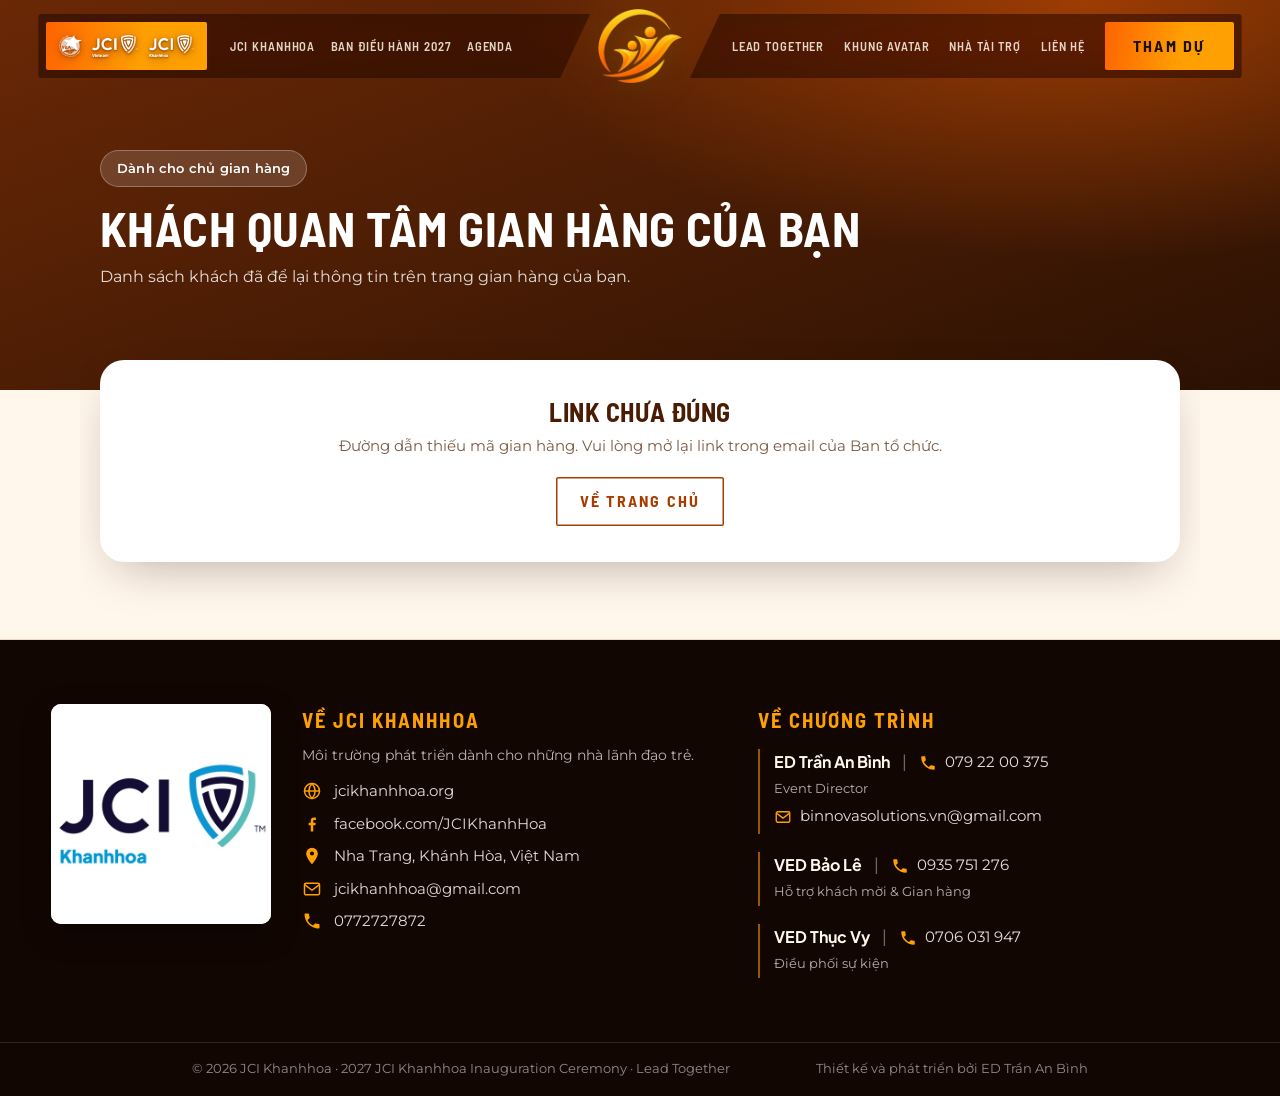
<file: chu-gian-hang/index.html>
<!DOCTYPE html>
<html lang="vi">
<head>
<meta charset="utf-8">
<meta name="viewport" content="width=device-width, initial-scale=1">
<meta name="robots" content="noindex, nofollow">
<meta name="referrer" content="no-referrer">
<meta name="theme-color" content="#1B0B03">
<title>Khách quan tâm gian hàng · IC JCI Khanhhoa 2027</title>
<meta name="description" content="Quản lý khách quan tâm gian hàng tại 2027 JCI KHANHHOA INAUGURATION CEREMONY — Lead Together.">
<meta property="og:type" content="website">
<meta property="og:site_name" content="JCI Khanhhoa">
<meta property="og:locale" content="vi_VN">
<meta property="og:url" content="https://jcikhanhhoa.io.vn/chu-gian-hang/">
<meta property="og:title" content="Khách quan tâm gian hàng · 2027 JCI Khanhhoa Inauguration Ceremony">
<meta property="og:description" content="Quản lý khách quan tâm gian hàng tại 2027 JCI KHANHHOA INAUGURATION CEREMONY — Lead Together.">
<meta property="og:image" content="https://jcikhanhhoa.io.vn/assets/og-image.jpg?v=2">
<meta property="og:image:type" content="image/jpeg">
<meta property="og:image:width" content="1200">
<meta property="og:image:height" content="630">
<meta name="twitter:card" content="summary_large_image">
<link rel="preconnect" href="https://fonts.googleapis.com">
<link rel="preconnect" href="https://fonts.gstatic.com" crossorigin>
<link href="https://fonts.googleapis.com/css2?family=Barlow+Semi+Condensed:wght@600;700&family=Plus+Jakarta+Sans:wght@500;600;700;800&family=Montserrat:wght@400;500;600;700;800&display=swap" rel="stylesheet">
<link rel="icon" type="image/png" sizes="32x32" href="/assets/favicon-32.png">
<link rel="icon" type="image/png" sizes="192x192" href="/assets/favicon-192.png">
<link rel="apple-touch-icon" href="/assets/apple-touch-icon.png">
<link rel="stylesheet" href="/css/site.css">
<link rel="stylesheet" href="/css/booth.css">
<link rel="stylesheet" href="/css/owner.css">
</head>
<body class="page-booth page-owner">

<div id="site-nav"></div>

<header class="owner-top">
  <div class="wrap">
    <span class="chip">Dành cho chủ gian hàng</span>
    <h1 id="pageTitle">Khách quan tâm gian hàng của bạn</h1>
    <p id="pageSub">Danh sách khách đã để lại thông tin trên trang gian hàng của bạn.</p>
  </div>
</header>

<main class="wrap main">

  <!-- đang tải -->
  <section class="card center" id="stLoading"><span class="spin big"></span><p>Đang tải…</p></section>

  <!-- chưa có mã: dán tay -->
  <section class="card" id="stAsk" hidden>
    <h2>Nhập mã quản lý</h2>
    <p class="lead" id="askMsg">Mở link trong email Ban tổ chức đã gửi cho bạn để vào thẳng đây. Nếu link bị thiếu mã, hãy dán mã quản lý (đoạn chữ dài sau dấu <b>#</b> trong link) vào ô dưới.</p>
    <div class="field">
      <label for="tokIn">Mã quản lý</label>
      <input type="text" id="tokIn" autocomplete="off" spellcheck="false" placeholder="xxxxxxxx-xxxx-xxxx-xxxx-xxxxxxxxxxxx">
      <div class="meta"><span class="err" id="askErr"></span></div>
    </div>
    <button type="button" class="btn" id="tokGo">Xem danh sách khách</button>
  </section>

  <!-- danh sách -->
  <section id="stMain" hidden>
    <div class="card warn">
      <h2><svg class="ic" viewBox="0 0 24 24" aria-hidden="true"><path d="M12 3l9.5 16.5h-19z"/><path d="M12 10v4.5M12 17.6v.01"/></svg>Bảo mật trang quản lý</h2>
      <p class="lead">Link này cho phép xem thông tin khách của bạn, nên đừng chia sẻ công khai. Trang này được ghi nhớ trên thiết bị đang dùng: nếu đây là máy dùng chung, hãy bấm <b>Thoát</b> sau khi xem xong. Nếu nghi ngờ link bị lộ, hãy đổi link: link cũ sẽ hết hiệu lực ngay.</p>
      <div class="sec-acts">
        <button type="button" class="btn btn--line" id="btnLogout">Thoát khỏi thiết bị này</button>
        <button type="button" class="btn btn-danger" id="btnRotate"><svg class="ic" viewBox="0 0 24 24" aria-hidden="true"><path d="M12 3l9.5 16.5h-19z"/><path d="M12 10v4.5M12 17.6v.01"/></svg>&nbsp;Đổi link quản lý</button>
      </div>
      <div class="rotated" id="rotated" hidden>
        <b>Đã đổi link. Hãy lưu link mới này:</b>
        <div class="linkrow"><input type="text" id="newLink" readonly aria-label="Link quản lý mới"><button type="button" class="btn btn--line sm" id="copyNew">Sao chép</button></div>
      </div>
    </div>

    <div class="card">
      <div class="own-head">
        <img id="ownLogo" alt="" hidden>
        <div>
          <h2 id="ownName"></h2>
          <span class="badge" id="ownStatus"></span>
        </div>
      </div>
      <div class="own-link">
        <span>Link gian hàng</span>
        <div class="linkrow"><input type="text" id="ownPublic" readonly aria-label="Link gian hàng"><button type="button" class="btn btn--line sm" id="copyPublic">Sao chép</button></div>
      </div>
    </div>

    <div class="card">
      <div class="list-top">
        <h2>Khách đã để lại thông tin <span class="count" id="ownCount">0</span></h2>
        <div class="list-acts">
          <button type="button" class="btn btn--line sm" id="btnReload">Tải lại</button>
          <button type="button" class="btn sm" id="btnCsv">Tải CSV</button>
        </div>
      </div>
      <p class="lead" id="ownHint"></p>
      <div id="leadList"></div>
    </div>

  </section>

  <section class="card center" id="stErr" hidden>
    <h2 id="errTitle">Không mở được trang</h2>
    <p class="lead" id="errMsg"></p>
    <a class="btn btn--line" href="/">Về trang chủ</a>
  </section>
</main>

<div id="site-foot"></div>

<!-- Hộp thoại xác nhận / thông báo dùng chung -->
<div class="dlg-bg" id="dlg" hidden>
  <div class="dlg" role="alertdialog" aria-modal="true" aria-labelledby="dlgTitle" aria-describedby="dlgText">
    <div class="dlg-ic" id="dlgIcon" aria-hidden="true"><svg class="ic" viewBox="0 0 24 24"><path d="M12 3l9.5 16.5h-19z"/><path d="M12 10v4.5M12 17.6v.01"/></svg></div>
    <h3 id="dlgTitle"></h3>
    <p id="dlgText"></p>
    <div class="dlg-acts">
      <button type="button" class="btn btn--line" id="dlgCancel">Hủy</button>
      <button type="button" class="btn" id="dlgOk">Đồng ý</button>
    </div>
  </div>
</div>

<script src="/js/config.js"></script>
<script src="/js/sample-booth.js"></script>
<script src="/js/api.js"></script>
<script src="/js/layout.js?v=7"></script>
<script src="/js/owner.js"></script>
</body>
</html>
</file>
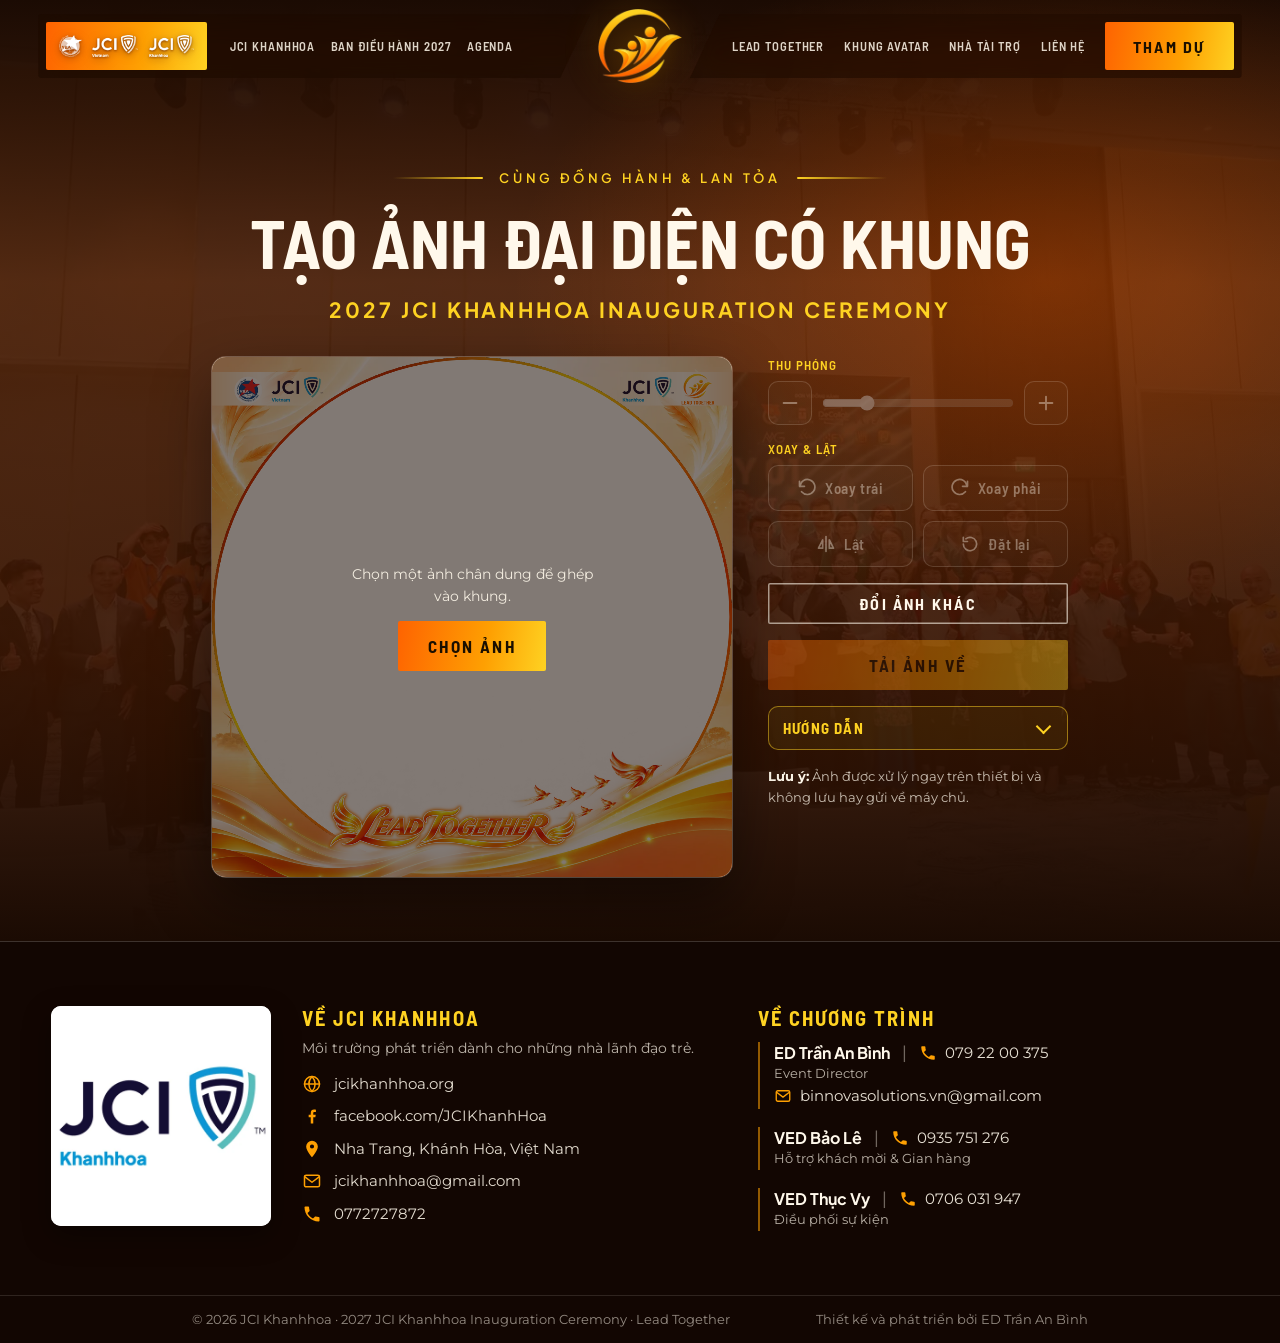
<file: khung-hinh/index.html>
<!DOCTYPE html>
<html lang="vi">
<head>
<meta charset="utf-8">
<meta name="viewport" content="width=device-width, initial-scale=1">
<title>Tạo ảnh đại diện có khung · 2027 JCI Khanhhoa Inauguration Ceremony</title>
<meta name="description" content="Ghép ảnh của bạn vào khung ảnh đại diện 2027 JCI Khanhhoa Inauguration Ceremony. Ảnh xử lý ngay trên thiết bị của bạn. Lead Together.">
<meta name="theme-color" content="#1B0B03">
<link rel="preconnect" href="https://fonts.googleapis.com">
<link rel="preconnect" href="https://fonts.gstatic.com" crossorigin>
<link href="https://fonts.googleapis.com/css2?family=Barlow+Semi+Condensed:wght@600;700&family=Plus+Jakarta+Sans:wght@500;600;700;800&family=Montserrat:wght@400;500;600;700&display=swap" rel="stylesheet">
<link rel="icon" type="image/png" sizes="32x32" href="/assets/favicon-32.png">
<link rel="icon" type="image/png" sizes="192x192" href="/assets/favicon-192.png">
<link rel="apple-touch-icon" href="/assets/apple-touch-icon.png">
<link rel="stylesheet" href="/css/site.css">
<link rel="stylesheet" href="/css/ntt.css?v=7">
<link rel="stylesheet" href="/css/khung.css?v=2">
</head>
<body class="page-ntt page-khung">
<div id="site-nav"></div>

<main>
  <section class="nt nt--hero" style="--sec-img:url('/assets/bg/bg-5.webp')">
    <div class="nt__bg" aria-hidden="true"></div>
    <div class="nt__in" style="width:min(940px,100% - 32px)">
      <p class="nt__label">Cùng đồng hành &amp; lan tỏa</p>
      <h1 class="nt__title">Tạo ảnh đại diện có khung</h1>
      <p class="nt__event">2027 JCI Khanhhoa Inauguration Ceremony</p>

      <div class="kh" id="kh">
        <div class="kh__stage" id="stage">
          <canvas id="cv" aria-label="Xem trước ảnh đại diện"></canvas>
          <div class="kh__empty">
            <p>Chọn một ảnh chân dung để ghép vào khung.</p>
            <button type="button" class="btn btn--lg" id="pick">Chọn ảnh</button>
          </div>
        </div>

        <div class="kh__panel">
          <div>
            <p class="kh__lbl">Thu phóng</p>
            <div class="kh__row" style="margin-top:8px">
              <button type="button" class="kh__ico" id="zout" data-need-img aria-label="Thu nhỏ"><svg viewBox="0 0 24 24" aria-hidden="true"><path d="M5 12h14"/></svg></button>
              <input type="range" id="zoom" data-need-img min="0.2" max="4" step="0.01" value="1" aria-label="Thu phóng">
              <button type="button" class="kh__ico" id="zin" data-need-img aria-label="Phóng to"><svg viewBox="0 0 24 24" aria-hidden="true"><path d="M12 5v14M5 12h14"/></svg></button>
            </div>
          </div>
          <div>
            <p class="kh__lbl">Xoay &amp; lật</p>
            <div class="kh__tools" style="margin-top:8px">
              <button type="button" class="kh__ico kh__ico--t" id="rl" data-need-img aria-label="Xoay trái"><svg viewBox="0 0 24 24" aria-hidden="true"><path d="M3 4v6h6"/><path d="M3.5 10a9 9 0 1 1 2 6.5"/></svg><span>Xoay trái</span></button>
              <button type="button" class="kh__ico kh__ico--t" id="rr" data-need-img aria-label="Xoay phải"><svg viewBox="0 0 24 24" aria-hidden="true"><path d="M21 4v6h-6"/><path d="M20.5 10a9 9 0 1 0-2 6.5"/></svg><span>Xoay phải</span></button>
              <button type="button" class="kh__ico kh__ico--t" id="fl" data-need-img aria-label="Lật ngang"><svg viewBox="0 0 24 24" aria-hidden="true"><path d="M12 3v18"/><path d="M8 7 3 17h5z"/><path d="M16 7l5 10h-5z"/></svg><span>Lật</span></button>
              <button type="button" class="kh__ico kh__ico--t" id="rs" data-need-img aria-label="Đặt lại"><svg viewBox="0 0 24 24" aria-hidden="true"><path d="M4 12a8 8 0 1 0 3-6.2"/><path d="M4 4v5h5"/></svg><span>Đặt lại</span></button>
            </div>
          </div>
          <button type="button" class="btn btn--ghost" id="pick2">Đổi ảnh khác</button>
          <button type="button" class="btn btn--lg kh__dl" id="dl" data-need-img>Tải ảnh về</button>
          <p class="kh__ok" id="ok">Đã tạo ảnh. Nếu máy không tự lưu, bạn nhấn giữ vào ảnh để lưu nhé.</p>
          <details class="kh__how">
            <summary>Hướng dẫn</summary>
            <p>Kéo ảnh để căn vị trí. Dùng ngón tay chụm vào hoặc mở ra để thu nhỏ, phóng to (trên máy tính: cuộn chuột). Sau khi chỉnh xong, bấm "Tải ảnh về", ảnh sẽ được lưu tại thư mục tải xuống mặc định của thiết bị.</p>
          </details>
          <p class="kh__hint"><b>Lưu ý:</b> Ảnh được xử lý ngay trên thiết bị và không lưu hay gửi về máy chủ.</p>
        </div>
      </div>
      <input type="file" id="file" accept="image/*" hidden>
    </div>
  </section>
</main>

<div id="site-foot"></div>
<script src="/js/layout.js?v=7"></script>
<script src="/js/khung.js?v=1"></script>
</body>
</html>
</file>
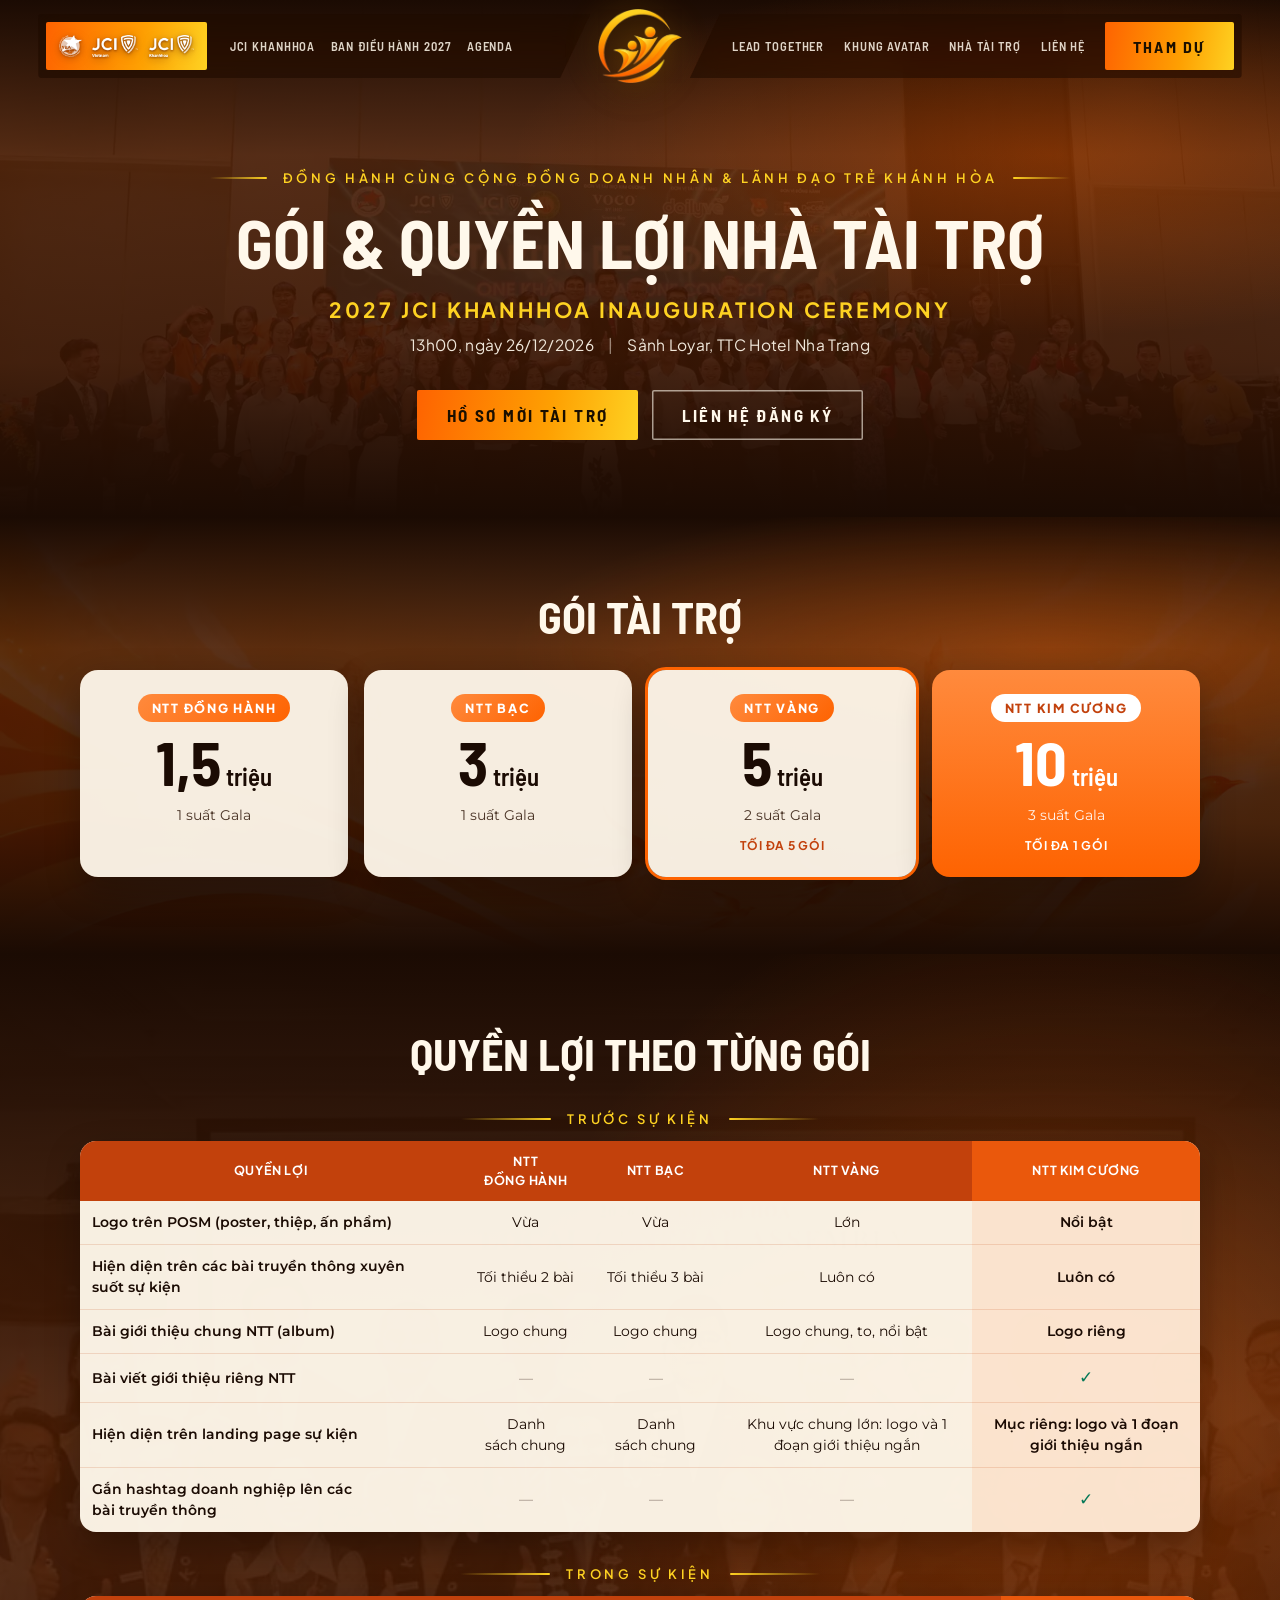
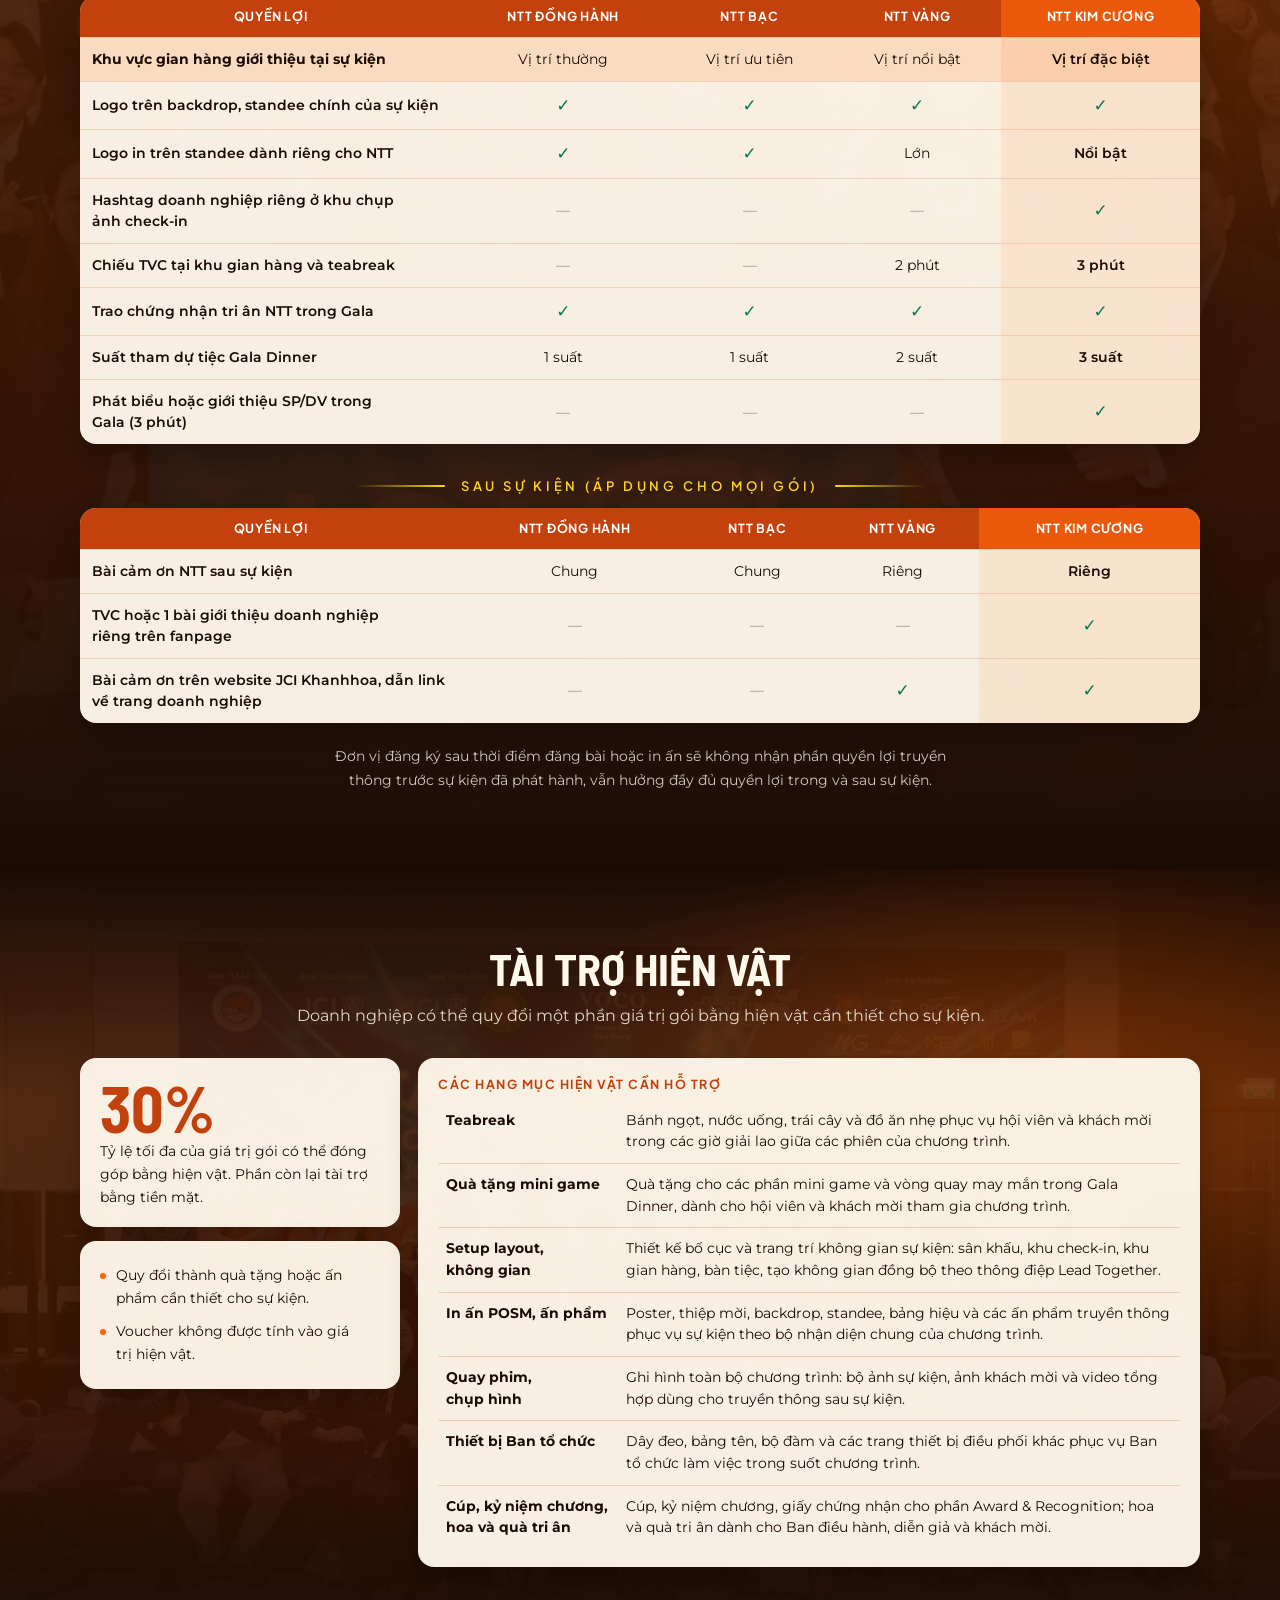
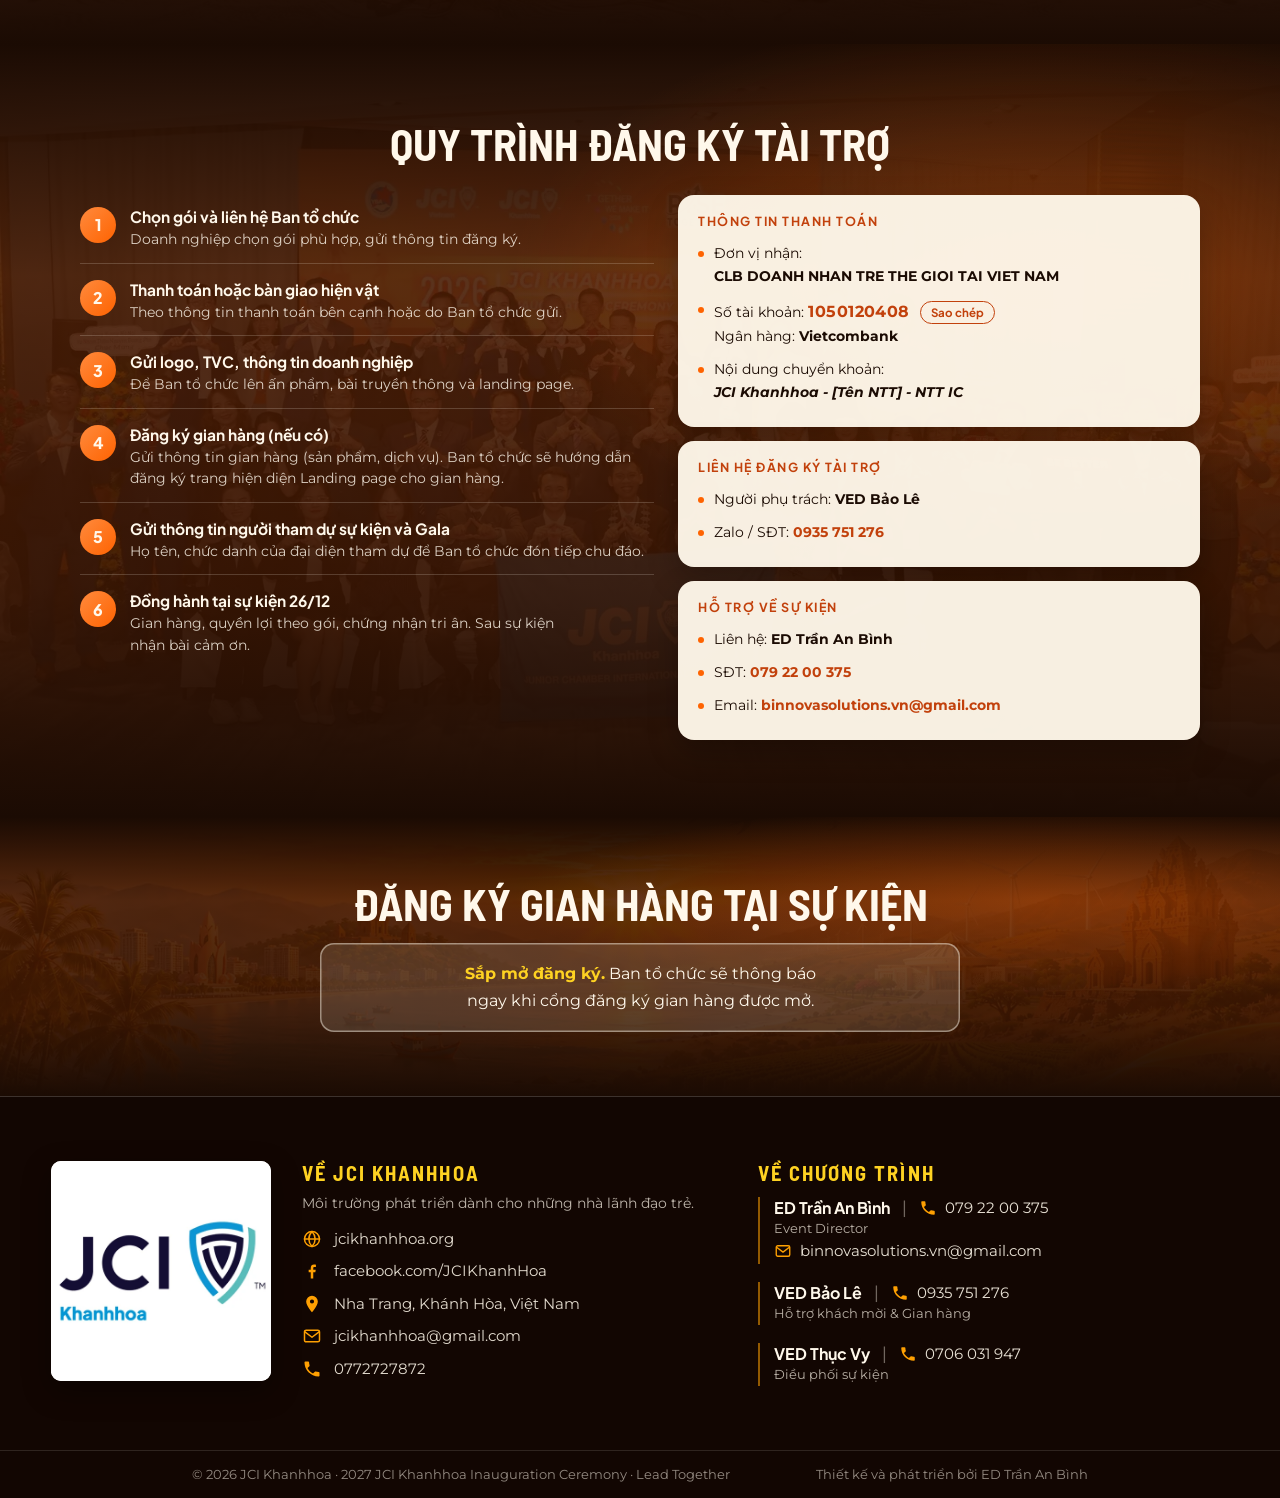
<file: nha-tai-tro/index.html>
<!DOCTYPE html>
<html lang="vi">
<head>
<meta charset="utf-8">
<meta name="viewport" content="width=device-width, initial-scale=1">
<title>Gói &amp; quyền lợi nhà tài trợ · 2027 JCI Khanhhoa Inauguration Ceremony</title>
<meta property="og:type" content="website">
<meta property="og:site_name" content="JCI Khanhhoa">
<meta property="og:locale" content="vi_VN">
<meta property="og:url" content="https://jcikhanhhoa.io.vn/nha-tai-tro/">
<meta property="og:title" content="Gói &amp; quyền lợi nhà tài trợ · Lễ nhậm chức và ra mắt Ban điều hành nhiệm kỳ 2027 của JCI Khanhhoa">
<meta property="og:description" content="Bốn gói đồng hành và quyền lợi nhà tài trợ của 2027 JCI KHANHHOA INAUGURATION CEREMONY (26/12/2026, Nha Trang). Lead Together.">
<meta property="og:image" content="https://jcikhanhhoa.io.vn/assets/og-image.jpg?v=2">
<meta property="og:image:type" content="image/jpeg">
<meta property="og:image:width" content="1200">
<meta property="og:image:height" content="630">
<meta name="twitter:card" content="summary_large_image">
<meta name="description" content="Bốn gói đồng hành và quyền lợi nhà tài trợ của 2027 JCI Khanhhoa Inauguration Ceremony (26/12/2026, Nha Trang). Lead Together.">
<meta name="theme-color" content="#1B0B03">
<link rel="preconnect" href="https://fonts.googleapis.com">
<link rel="preconnect" href="https://fonts.gstatic.com" crossorigin>
<link href="https://fonts.googleapis.com/css2?family=Barlow+Semi+Condensed:wght@600;700&family=Plus+Jakarta+Sans:wght@500;600;700;800&family=Montserrat:wght@400;500;600;700&display=swap" rel="stylesheet">
<link rel="icon" type="image/png" sizes="32x32" href="/assets/favicon-32.png">
<link rel="icon" type="image/png" sizes="192x192" href="/assets/favicon-192.png">
<link rel="apple-touch-icon" href="/assets/apple-touch-icon.png">
<link rel="stylesheet" href="/css/site.css">
<link rel="stylesheet" href="/css/ntt.css?v=7">
</head>
<body class="page-ntt">
<div id="site-nav"></div>

<main>
  <!-- ===== Đầu trang ===== -->
  <section class="nt nt--hero" style="--sec-img:url('/assets/bg/bg-5.webp')">
    <div class="nt__bg" aria-hidden="true"></div>
    <div class="nt__in">
      <p class="nt__label">Đồng hành cùng cộng đồng doanh nhân &amp; lãnh đạo trẻ Khánh Hòa</p>
      <h1 class="nt__title">Gói &amp; quyền lợi nhà tài trợ</h1>
      <p class="nt__event">2027 JCI Khanhhoa Inauguration Ceremony</p>
      <p class="nt__when"><span>13h00, ngày 26/12/2026</span><i aria-hidden="true">|</i><span>Sảnh Loyar, TTC&nbsp;Hotel&nbsp;Nha&nbsp;Trang</span></p>
      <div class="nt__cta">
        <a class="btn btn--lg" href="https://drive.google.com/file/d/1NPNrKGf2nriI0yrSzMUI4PqXYNmiJ36D/view?usp=sharing" target="_blank" rel="noopener">Hồ sơ mời tài trợ</a>
        <a class="btn btn--ghost btn--lg" href="#dang-ky-tai-tro">Liên hệ đăng ký</a>
      </div>
    </div>
  </section>

  <!-- ===== 4 gói ===== -->
  <section class="nt" id="goi" style="--sec-img:url('/assets/bg/bg-6.webp')">
    <div class="nt__bg" aria-hidden="true"></div>
    <div class="nt__in">
      <h2 class="nt__h2">Gói tài trợ</h2>
      <div class="goi" id="goiList" aria-live="polite"></div>
    </div>
  </section>

  <!-- ===== Bảng quyền lợi ===== -->
  <section class="nt" id="quyen-loi" style="--sec-img:url('/assets/bg/bg-7.webp')">
    <div class="nt__bg" aria-hidden="true"></div>
    <div class="nt__in">
      <h2 class="nt__h2">Quyền lợi theo từng gói</h2>
      <div class="tabs" id="goiTabs" role="tablist" aria-label="Chọn gói để xem quyền lợi"></div>
      <div id="qlList"></div>
      <p class="nt__note" id="qlNote"></p>
    </div>
  </section>

  <!-- ===== Tài trợ hiện vật ===== -->
  <section class="nt" id="hien-vat" style="--sec-img:url('/assets/bg/bg-3.webp')">
    <div class="nt__bg" aria-hidden="true"></div>
    <div class="nt__in">
      <h2 class="nt__h2">Tài trợ hiện vật</h2>
      <p class="nt__sub">Doanh nghiệp có thể quy đổi một phần giá trị gói bằng hiện vật cần thiết cho&nbsp;sự&nbsp;kiện.</p>
      <div class="hv">
        <div class="hv__side">
          <div class="card card--w"><div class="hv__pct" id="hvPct"></div><p id="hvMota"></p></div>
          <div class="card card--w"><ul class="dot" id="hvLuuy"></ul></div>
        </div>
        <div class="card hv__list" id="hvList"></div>
      </div>
    </div>
  </section>

  <!-- ===== Quy trình + thanh toán + liên hệ ===== -->
  <section class="nt" id="dang-ky-tai-tro" style="--sec-img:url('/assets/bg/bg-2.webp')">
    <div class="nt__bg" aria-hidden="true"></div>
    <div class="nt__in">
      <h2 class="nt__h2">Quy trình đăng ký tài trợ</h2>
      <div class="qt">
        <ol class="steps" id="steps"></ol>
        <div class="qt__side" id="thong-tin-lien-he">
          <div class="card card--w">
            <h3 class="card__t">Thông tin thanh toán</h3>
            <ul class="dot">
              <li>Đơn vị nhận:<br><b>CLB DOANH NHAN TRE THE GIOI TAI VIET NAM</b></li>
              <li>Số tài khoản: <b class="stk" id="stk">1050120408</b> <button type="button" class="copy" id="stkCopy" aria-label="Sao chép số tài khoản">Sao chép</button><br>Ngân hàng: <b>Vietcombank</b></li>
              <li>Nội dung chuyển khoản:<br><b><i>JCI Khanhhoa - [Tên NTT] - NTT IC</i></b></li>
            </ul>
          </div>
          <div class="card card--w">
            <h3 class="card__t">Liên hệ đăng ký tài trợ</h3>
            <ul class="dot">
              <li>Người phụ trách: <b>VED Bảo Lê</b></li>
              <li>Zalo / SĐT: <a href="tel:0935751276"><b>0935 751 276</b></a></li>
            </ul>
          </div>
          <div class="card card--w">
            <h3 class="card__t">Hỗ trợ về sự kiện</h3>
            <ul class="dot">
              <li>Liên hệ: <b>ED Trần An Bình</b></li>
              <li>SĐT: <a href="tel:0792200375"><b>079 22 00 375</b></a></li>
              <li>Email: <a href="mailto:binnovasolutions.vn@gmail.com"><b>binnovasolutions.vn@gmail.com</b></a></li>
            </ul>
          </div>
        </div>
      </div>
    </div>
  </section>

  <!-- ===== Gian hàng ===== -->
  <section class="nt nt--soon" id="gian-hang" style="--sec-img:url('/assets/bg/bg-1.webp')">
    <div class="nt__bg" aria-hidden="true"></div>
    <div class="nt__in">
      <h2 class="nt__h2">Đăng ký gian hàng tại sự kiện</h2>
      <p class="soon"><b>Sắp mở đăng ký.</b> Ban tổ chức sẽ thông báo ngay khi cổng đăng ký gian hàng được&nbsp;mở.</p>
    </div>
  </section>
</main>

<div id="site-foot"></div>
<script src="/js/layout.js?v=7"></script>
<script src="/js/goi-ntt.js?v=4"></script>
</body>
</html>
</file>
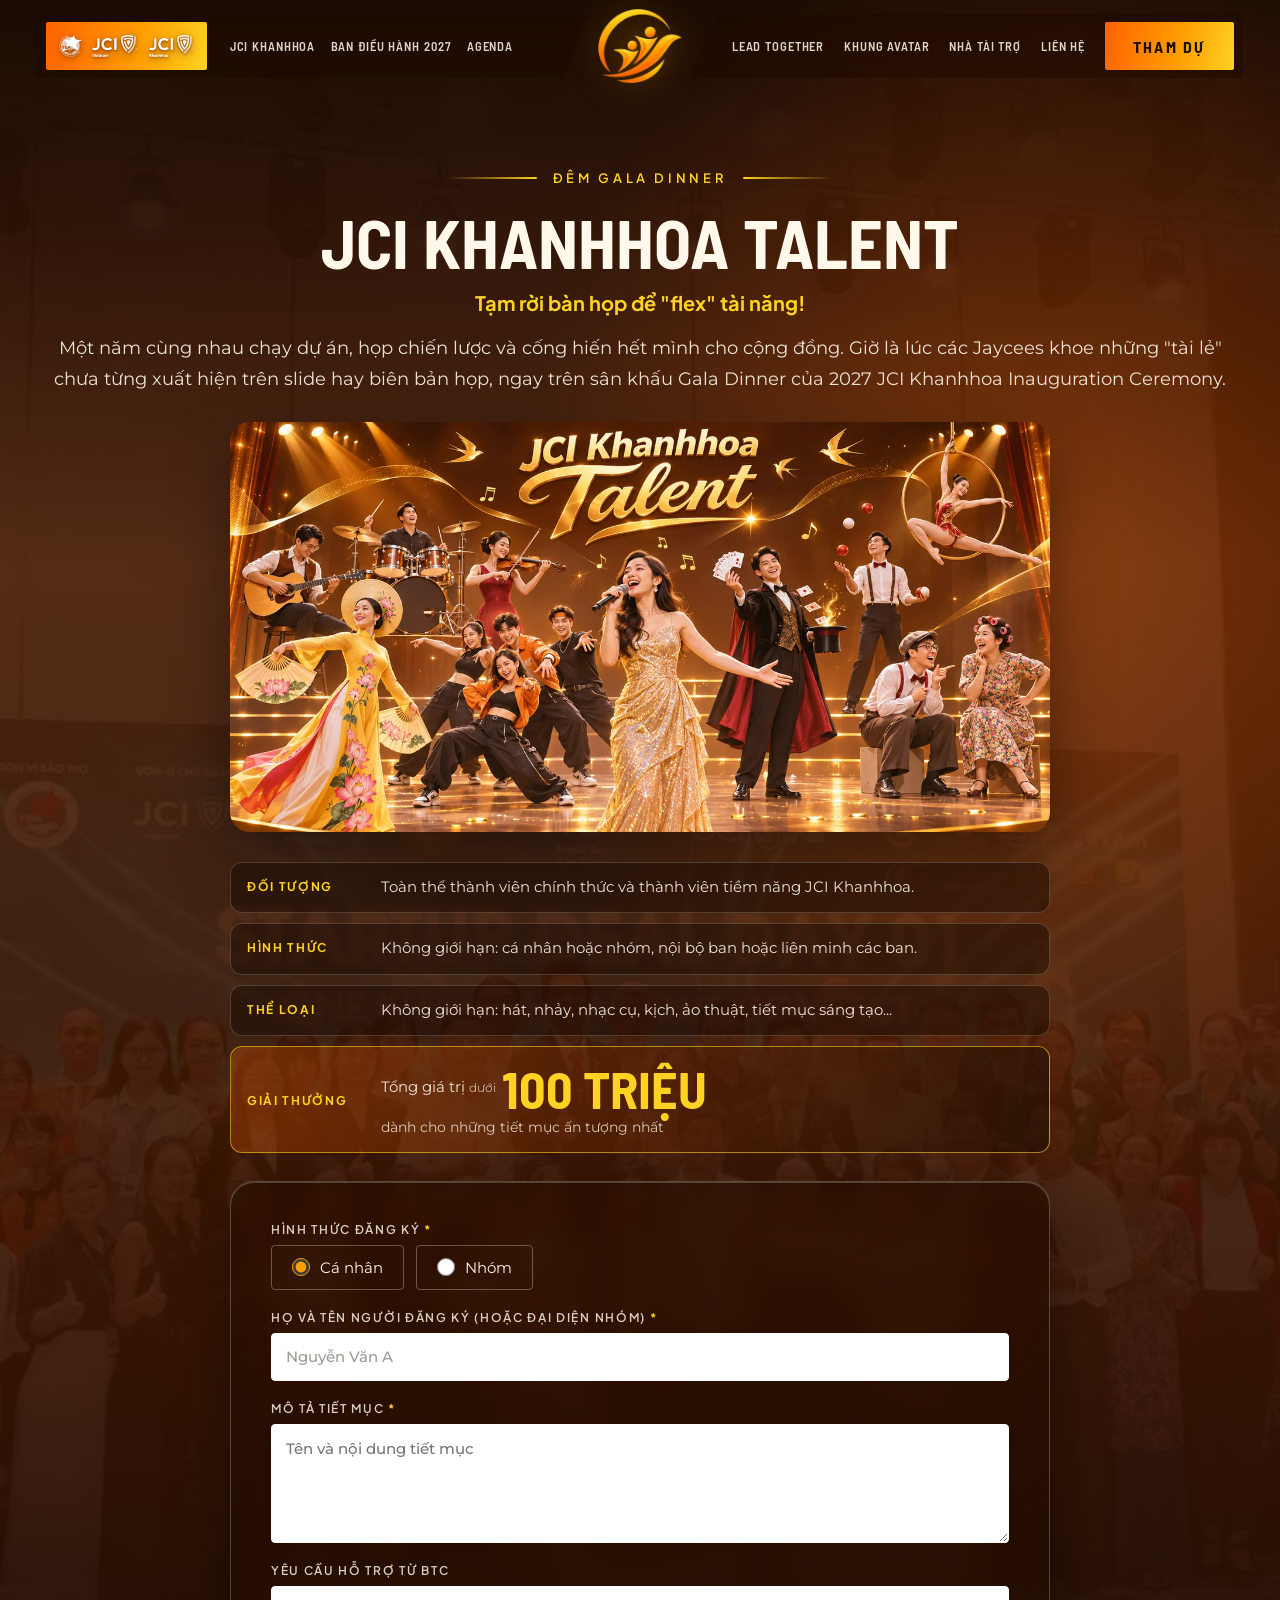
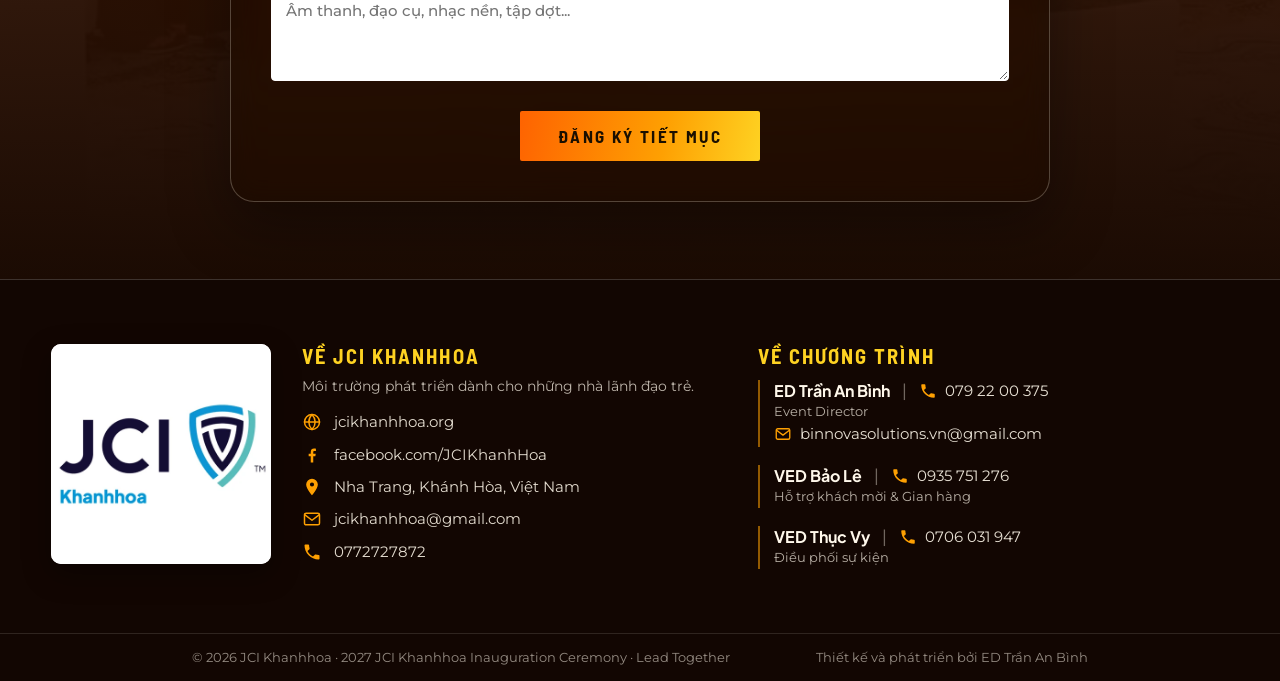
<file: talent/index.html>
<!DOCTYPE html>
<html lang="vi">
<head>
<meta charset="utf-8">
<meta name="viewport" content="width=device-width, initial-scale=1">
<meta name="robots" content="noindex, nofollow">
<title>Đăng ký tiết mục · JCI Khanhhoa Talent</title>
<meta name="description" content="Đăng ký tiết mục JCI Khanhhoa Talent trong đêm Gala Dinner, 2027 JCI Khanhhoa Inauguration Ceremony. Lead Together.">
<meta name="theme-color" content="#1B0B03">
<meta property="og:type" content="website">
<meta property="og:site_name" content="JCI Khanhhoa">
<meta property="og:locale" content="vi_VN">
<meta property="og:url" content="https://jcikhanhhoa.io.vn/talent/">
<meta property="og:title" content="Đăng ký tiết mục · JCI Khanhhoa Talent">
<meta property="og:description" content="Sân khấu đêm Gala Dinner dành riêng cho thành viên JCI Khanhhoa. Lead Together.">
<meta property="og:image" content="https://jcikhanhhoa.io.vn/assets/og-image.jpg?v=2">
<meta property="og:image:width" content="1200">
<meta property="og:image:height" content="630">
<link rel="preconnect" href="https://fonts.googleapis.com">
<link rel="preconnect" href="https://fonts.gstatic.com" crossorigin>
<link href="https://fonts.googleapis.com/css2?family=Barlow+Semi+Condensed:wght@600;700&family=Plus+Jakarta+Sans:wght@500;600;700;800&family=Montserrat:wght@400;500;600;700&display=swap" rel="stylesheet">
<link rel="icon" type="image/png" sizes="32x32" href="/assets/favicon-32.png">
<link rel="icon" type="image/png" sizes="192x192" href="/assets/favicon-192.png">
<link rel="apple-touch-icon" href="/assets/apple-touch-icon.png">
<link rel="stylesheet" href="/css/site.css">
<link rel="stylesheet" href="/css/ntt.css?v=6">
<link rel="stylesheet" href="/css/form.css">
<link rel="stylesheet" href="/css/talent.css?v=7">
</head>
<body class="page-ntt page-talent">
<div id="site-nav"></div>

<main>
  <section class="nt nt--hero" style="--sec-img:url('/assets/bg/bg-5.webp')">
    <div class="nt__bg" aria-hidden="true"></div>
    <div class="nt__in" style="width:min(1180px,100% - 32px)">
      <p class="nt__label">Đêm Gala Dinner</p>
      <h1 class="nt__title">JCI Khanhhoa Talent</h1>
      <p class="tl__tag">Tạm rời bàn họp để "flex" tài năng!</p>
      <p class="nt__lead tl__lead">Một năm cùng nhau chạy dự án, họp chiến lược và cống hiến hết mình cho cộng đồng. Giờ là lúc các Jaycees khoe những "tài lẻ" chưa từng xuất hiện trên slide hay biên bản họp, ngay trên sân khấu Gala Dinner của 2027 JCI Khanhhoa Inauguration Ceremony.</p>

      <!-- Ảnh minh họa: đặt file vào assets/talent-minh-hoa.webp (chưa có file thì khối này tự ẩn) -->
      <figure class="tl__art"><img src="/assets/talent-minh-hoa.webp?v=2" width="1400" height="700" alt="Minh họa các tiết mục ca hát, nhảy múa, nhạc cụ, xiếc" onerror="this.parentNode.remove()"></figure>

      <ul class="tl__facts">
        <li><b>Đối tượng</b><span>Toàn thể thành viên chính thức và thành viên tiềm năng JCI Khanhhoa.</span></li>
        <li><b>Hình thức</b><span>Không giới hạn: cá nhân hoặc nhóm, nội bộ ban hoặc liên minh các ban.</span></li>
        <li><b>Thể loại</b><span>Không giới hạn: hát, nhảy, nhạc cụ, kịch, ảo thuật, tiết mục sáng tạo...</span></li>
        <li class="tl__prize"><b>Giải thưởng</b><span>Tổng giá trị <small>dưới</small> <strong>100 triệu</strong><em>dành cho những tiết mục ấn tượng nhất</em></span></li>
      </ul>

      <form class="reg__form tl__form" id="formTalent" autocomplete="on">
        <div class="reg__grid">
          <div class="field field--full">
            <fieldset class="tl__kind">
              <legend class="field__label">Hình thức đăng ký <b>*</b></legend>
              <label><input type="radio" name="kind" value="ca-nhan" required checked><span>Cá nhân</span></label>
              <label><input type="radio" name="kind" value="nhom"><span>Nhóm</span></label>
              <span class="tl__group" id="groupField" hidden>
                <input id="t-nhom" name="groupName" type="text" maxlength="80" aria-label="Tên nhóm" placeholder="Tên nhóm, VD: Ban Truyền thông">
              </span>
            </fieldset>
          </div>
          <div class="field field--full">
            <label class="field__label" for="t-ten">Họ và tên người đăng ký (hoặc đại diện nhóm) <b>*</b></label>
            <input id="t-ten" name="fullName" type="text" required minlength="2" maxlength="60" autocomplete="name" placeholder="Nguyễn Văn A">
          </div>
          <div class="field field--full">
            <label class="field__label" for="t-mota">Mô tả tiết mục <b>*</b></label>
            <textarea id="t-mota" name="performance" required minlength="3" maxlength="1000" rows="4" placeholder="Tên và nội dung tiết mục"></textarea>
          </div>
          <div class="field field--full">
            <label class="field__label" for="t-hotro">Yêu cầu hỗ trợ từ BTC</label>
            <textarea id="t-hotro" name="support" maxlength="600" rows="3" placeholder="Âm thanh, đạo cụ, nhạc nền, tập dợt..."></textarea>
          </div>
          <div class="hp" aria-hidden="true"><label>Website<input type="text" name="website" tabindex="-1" autocomplete="off"></label></div>
        </div>
        <p class="tl__msg" id="talentMsg" role="status" aria-live="polite"></p>
        <div class="reg__submit"><button class="btn btn--lg" type="submit">Đăng ký tiết mục</button></div>
      </form>
    </div>
  </section>
</main>

<!-- pop-up trạng thái gửi: đang xử lý -> kết quả -->
<div class="ov" id="ov" role="dialog" aria-modal="true" aria-live="assertive" aria-label="Trạng thái đăng ký" hidden>
  <div class="ov__box" id="ovBox" tabindex="-1">
    <div class="ov__spin" id="ovSpin"></div>
    <p class="ov__text" id="ovText"></p>
    <button class="btn ov__btn" id="ovBtn" type="button" hidden>Đóng</button>
  </div>
</div>

<div id="site-foot"></div>
<script src="/js/config.js?v=talent1"></script>
<script src="/js/api.js?v=talent1"></script>
<script src="/js/layout.js?v=7"></script>
<script src="/js/talent.js?v=5"></script>
</body>
</html>
</file>
<file: css/site.css>
/* ===== site.css: phần dùng chung cho MỌI trang (màu, chữ, thanh menu, nút, chân trang) ===== */
/* ===== Bảng màu (đổi ở đây) ===== */
:root{
  --bg:#1B0B03;            /* nền cam sẫm - nâu đen, dùng xuyên suốt trang */
  --navy:#0B2D59;          /* navy nhận diện, dùng cho mảng phụ */
  --ivory:#FFF8EB;         /* trắng ngà: chữ trên nền tối */
  --orange:#FE6301;        /* cam đậm */
  --amber:#FEA002;         /* cam vàng */
  --gold:#FED222;          /* vàng ánh kim */
  --panel:168,60,0;         /* cam tối (r,g,b) cho mảng nền bên trái hero */
  --line:rgba(255,248,235,.18);
  --head:"Barlow Semi Condensed","Arial Narrow",system-ui,sans-serif;
  --display:"Plus Jakarta Sans",system-ui,-apple-system,"Segoe UI",sans-serif;
  --body:"Montserrat",system-ui,-apple-system,"Segoe UI",sans-serif;
}
*{box-sizing:border-box;margin:0;padding:0}
html{scroll-behavior:smooth;background:var(--bg)}
body{font-family:var(--body);color:var(--ivory);background:var(--bg);-webkit-font-smoothing:antialiased}
a{color:inherit;text-decoration:none}

/* ===== Thanh menu ===== */
/* Thanh menu dạng viên thuốc nổi: link bên trái | logo nhiệm kỳ ở giữa (nhô ra khỏi thanh) | link + nút Đăng ký bên phải */
.nav{color:var(--ivory);position:fixed;top:14px;left:0;right:0;z-index:20;display:flex;justify-content:center;
     padding:0 clamp(12px,3vw,40px);pointer-events:none;opacity:0;transition:opacity .3s}
.nav.is-ready{opacity:1}
/* 2 viên thuốc tách rời, căng từ giữa ra 2 bên; đầu phía trong cắt chéo song song nhau tạo khe hở, logo đứng tự do trong khe (không dính vào nền thanh).
   --cut: độ nghiêng của đầu cắt chéo. Nút Đăng ký bo đồng tâm với góc tròn cuối thanh phải. */
.nav__bar{--cut:30px;pointer-events:auto;display:grid;grid-template-columns:minmax(0,1fr) auto minmax(0,1fr);align-items:center;
     width:min(1380px,100%);height:64px}
.nav__side{height:100%;display:flex;align-items:center;gap:clamp(12px,1.55vw,28px);min-width:0;
     background:rgba(27,11,3,.55);
     -webkit-backdrop-filter:blur(14px) saturate(140%);backdrop-filter:blur(14px) saturate(140%);transition:background .3s}
.nav.is-solid .nav__side{background:rgba(27,11,3,.86)}
.nav__side--l{gap:clamp(8px,1.2vw,22px);padding:0 calc(var(--cut) + 16px) 0 8px;border-radius:4px 0 0 4px;
     clip-path:polygon(0 0,100% 0,calc(100% - var(--cut)) 100%,0 100%)}
.nav__side--r{justify-content:flex-end;padding:0 8px 0 calc(var(--cut) + clamp(18px,2.4vw,34px));border-radius:0 4px 4px 0;
     clip-path:polygon(var(--cut) 0,100% 0,100% 100%,0 100%)}
.nav .btn{height:48px;padding:0 28px}   /* 64px - 2×8px đệm = 48px; góc vuông nhẹ (2px) giống 2 nút trong hero */
.nav__partners{display:flex;align-items:center;gap:clamp(8px,.85vw,14px);flex:none;height:48px;padding:0 clamp(12px,1vw,18px);border-radius:2px;margin-right:clamp(2px,.6vw,8px);
     background:linear-gradient(100deg,var(--orange),var(--amber) 60%,var(--gold))}   /* cùng nền, cùng cao 48px và cùng cách mép 8px với nút Tham dự */
.nav__partners img{height:clamp(20px,1.7vw,25px);width:auto;display:block;filter:drop-shadow(0 1px 1px rgba(110,38,0,.75)) drop-shadow(0 2px 4px rgba(110,38,0,.55))}
@media (max-width:1140px){.nav__partners{display:none}}
.nav__logo{position:relative;display:block;width:clamp(78px,6.6vw,96px);margin:-14px clamp(2px,.6vw,10px);
     filter:drop-shadow(0 0 16px rgba(254,160,2,.4)) drop-shadow(0 6px 12px rgba(0,0,0,.4));transition:transform .3s}
.nav__logo:hover,.nav__logo:focus-visible{transform:scale(1.05)}
.nav__logo img{display:block;width:100%;height:auto}
.nav__link{white-space:nowrap;font-family:var(--head);font-weight:600;font-size:clamp(11.5px,.98vw,15px);letter-spacing:.07em;text-transform:uppercase;
           opacity:.85;transition:opacity .2s,color .2s}
.nav__link:hover,.nav__link:focus-visible{opacity:1;color:var(--gold)}
.btn{display:inline-flex;align-items:center;justify-content:center;white-space:nowrap;font-family:var(--head);font-weight:700;
     font-size:16px;letter-spacing:.14em;text-transform:uppercase;color:#1a0f00;
     background:linear-gradient(100deg,var(--orange),var(--amber) 60%,var(--gold));
     padding:11px 24px;border-radius:2px;transition:transform .2s,box-shadow .2s}
.btn:hover,.btn:focus-visible{transform:translateY(-1px);box-shadow:0 8px 28px rgba(254,99,1,.35)}
button.btn{border:0;cursor:pointer}


.btn--lg{padding:15px 30px;font-size:17px}
.btn--ghost{background:transparent;color:var(--ivory);box-shadow:inset 0 0 0 1.5px rgba(255,248,235,.6)}
.btn--ghost:hover,.btn--ghost:focus-visible{background:rgba(255,248,235,.12);box-shadow:inset 0 0 0 1.5px var(--ivory)}

@media (max-width:720px){
  .btn{padding:9px 18px;font-size:15px}
  .btn--lg{padding:12px 22px;font-size:15px}
}
.nav__side--r{gap:clamp(12px,1.55vw,28px)}
/* màn hẹp (dưới 1140px): không đủ chỗ cho các link -> ẩn link, hiện nút menu ba gạch (mở ngăn kéo bên trái) + nút Tham dự */
.nav__burger{display:none;width:44px;height:44px;margin-left:-10px;border:0;background:transparent;cursor:pointer;flex-direction:column;align-items:center;justify-content:center;gap:5px}
.nav__burger i{display:block;width:22px;height:2px;border-radius:2px;background:var(--ivory);transition:background .2s}
.nav__burger:hover i,.nav__burger:focus-visible i{background:var(--gold)}
@media (max-width:1140px){
  .nav__link{display:none}
  .nav__burger{display:flex}
}
/* ngăn kéo menu */
.drawer{position:fixed;inset:0;z-index:60}
.drawer[hidden]{display:none}
.drawer__bg{position:absolute;inset:0;background:rgba(10,4,1,.6);-webkit-backdrop-filter:blur(3px);backdrop-filter:blur(3px);animation:drawer-fade .25s ease}
.drawer__panel{position:absolute;top:0;bottom:0;left:0;width:min(82vw,340px);display:flex;flex-direction:column;overflow-y:auto;
  background:#1B0B03;border-right:1px solid rgba(254,210,34,.35);box-shadow:12px 0 40px rgba(0,0,0,.45);animation:drawer-in .28s cubic-bezier(.2,.7,.2,1)}
.drawer__head{display:flex;align-items:center;justify-content:space-between;padding:18px 20px;border-bottom:1px solid rgba(255,248,235,.15);
  font-family:var(--head);font-weight:700;font-size:20px;letter-spacing:.14em;text-transform:uppercase;color:var(--gold)}
.drawer__x{width:38px;height:38px;border:0;background:transparent;color:var(--ivory);font-size:30px;line-height:1;cursor:pointer}
.drawer__links{display:flex;flex-direction:column}
.drawer__links a{padding:16px 20px;border-bottom:1px solid rgba(255,248,235,.12);font-family:var(--head);font-weight:600;font-size:17px;letter-spacing:.1em;text-transform:uppercase;color:var(--ivory)}
.drawer__links a:hover,.drawer__links a:focus-visible,.drawer__links a[aria-current]{background:rgba(254,160,2,.14);color:var(--gold)}
.drawer__contact{margin-top:auto;padding:18px 20px 24px;display:grid;gap:14px;border-top:1px solid rgba(255,248,235,.15)}
.drawer__contact a{display:grid;gap:2px;font-family:var(--body);font-size:14px;color:rgba(255,248,235,.85)}
.drawer__contact b{font-family:var(--display);font-size:11px;letter-spacing:.2em;text-transform:uppercase;color:var(--amber)}
@keyframes drawer-in{from{transform:translateX(-100%)}to{transform:none}}
@keyframes drawer-fade{from{opacity:0}to{opacity:1}}
@media (prefers-reduced-motion:reduce){.drawer__panel,.drawer__bg{animation:none}}
@media (max-width:720px){
  .nav{top:max(10px,env(safe-area-inset-top))}
  .nav__bar{--cut:16px;height:54px}
  .nav__side--l{padding:0 calc(var(--cut) + 8px) 0 14px}
  .nav__side--r{padding:0 6px 0 calc(var(--cut) + 8px)}
  .nav .btn{height:42px;padding:0 16px;font-size:14px;letter-spacing:.1em}
  .nav__link{font-size:14px}
  .nav__logo{width:70px;margin:-8px 0}
}
@media (prefers-reduced-motion:reduce){html{scroll-behavior:auto}}

/* ===== 9. Footer: trái = JCI Khanhhoa (logo + thông tin), phải = ban tổ chức sự kiện ===== */
.foot{background:#120602;border-top:1px solid var(--line);color:var(--ivory)}
.foot__inner{width:min(1240px,100% - clamp(40px,8vw,112px));margin-inline:auto;padding:clamp(40px,5vw,64px) 0;
     display:grid;grid-template-columns:auto 1fr;gap:clamp(32px,5vw,80px);justify-content:space-between}
.foot__col--jci{--logo:220px;display:grid;grid-template-columns:auto 1fr;gap:clamp(20px,2.4vw,32px);align-items:start}
.foot__logo{display:block;width:var(--logo,190px);height:var(--logo,190px);overflow:hidden;border-radius:10px;background:#fff;box-shadow:0 10px 28px rgba(0,0,0,.35)}
.foot__logo img{display:block;width:100%;height:100%;object-fit:cover}
.foot__title{margin-bottom:12px;font-family:var(--head);font-weight:700;text-transform:uppercase;letter-spacing:.1em;font-size:clamp(18px,1.6vw,22px);color:var(--gold)}
.foot__tag{white-space:nowrap;margin:-4px 0 14px;font-family:var(--body);font-size:13.5px;line-height:1.55;color:rgba(255,248,235,.72)}
.foot__people{display:grid;gap:18px}
.foot__person{padding-left:14px;border-left:2px solid rgba(254,160,2,.55)}
.foot__row{display:flex;align-items:center;justify-content:flex-start;gap:6px 12px;flex-wrap:nowrap;white-space:nowrap}
.foot__row .foot__who::after{content:"|";margin-left:12px;color:rgba(255,248,235,.4);font-weight:400}
.foot__who{font-family:var(--display);font-weight:700;font-size:16px;color:var(--ivory)}
.foot__tel,.foot__mail{display:inline-flex;align-items:center;gap:8px;font-family:var(--body);font-size:14.5px;color:rgba(255,248,235,.9);transition:color .2s}
.foot__tel svg,.foot__mail svg{flex:none;width:18px;height:18px;color:var(--amber)}
.foot__mail{white-space:nowrap}
.foot__tel:hover,.foot__mail:hover{color:var(--gold)}
.foot__mail{margin-top:2px;overflow-wrap:anywhere}
.foot__role{margin:2px 0 4px;font-family:var(--body);font-size:13px;color:rgba(255,248,235,.7)}
.foot__list{list-style:none;display:grid;gap:10px}
.foot__list li{display:flex;align-items:flex-start;gap:12px;font-family:var(--body);font-size:14.5px;line-height:1.55;color:rgba(255,248,235,.88)}
.foot__list svg{flex:none;width:20px;height:20px;margin-top:1px;color:var(--amber)}
.foot__list a{overflow-wrap:anywhere;transition:color .2s}
.foot__list a:hover,.foot__list a:focus-visible{color:var(--gold);text-decoration:underline;text-underline-offset:3px}
.foot__soon{font-style:italic;color:rgba(255,248,235,.55)}
.foot__bottom{border-top:1px solid rgba(255,248,235,.12);padding:16px 15%;font-family:var(--body);font-size:12.5px;color:rgba(255,248,235,.55);display:flex;justify-content:space-between;align-items:center;flex-wrap:wrap;gap:4px 24px}
.foot__bottom p{margin:0}
@media (max-width:1200px){.foot__bottom{padding-inline:6%}}
@media (max-width:840px){.foot__bottom{padding-inline:24px;justify-content:center;text-align:center}}
@media (max-width:1100px){.foot__inner{grid-template-columns:1fr}}
@media (max-width:480px){.foot__col--jci{grid-template-columns:1fr;--logo:150px}}
@media (max-width:620px){.foot__tag{white-space:normal}}
</file>
<file: css/landing.css>
/* ===== landing.css: riêng trang chủ (hero, câu chuyện, chương trình, đắc cử, nhà tài trợ, về JCI) ===== */
/* Bấm "Chương trình" trên menu: dừng sao cho thấy cùng lúc hàng Ngày/Giờ/Địa điểm và các thẻ hoạt động, không bị thanh menu che */
#chuong-trinh{scroll-margin-top:84px}
/* ===== Hero ===== */
.hero{position:relative;background:rgb(var(--panel));min-height:100vh;min-height:100svh;display:grid;place-items:center;overflow:hidden;isolation:isolate}
/* Video chiếm 2/3 bên phải, 1/3 bên trái là nền cam. Hero cao full màn hình nên video bị cắt hai bên, ưu tiên giữ phía phải (chim) */
.hero__video{position:absolute;top:0;bottom:0;left:33.333%;width:66.667%;height:100%;object-fit:cover;object-position:right center;z-index:-3}
/* Trái: nền cam tối đặc -> mờ dần (gradient) sang phải để lộ video */
.hero__shade{position:absolute;inset:0;z-index:-2;
  background:
    linear-gradient(90deg,rgb(var(--panel)) 0%,rgb(var(--panel)) 33.3%,rgba(var(--panel),.9) 36%,rgba(var(--panel),.74) 40%,rgba(var(--panel),.52) 45%,rgba(var(--panel),.3) 51%,rgba(var(--panel),.14) 57%,rgba(var(--panel),.04) 64%,rgba(var(--panel),0) 70%),
    linear-gradient(to bottom,rgba(27,11,3,.35) 0%,rgba(27,11,3,0) 22%,rgba(27,11,3,0) 70%,var(--bg) 100%)}
.hero{place-items:center start}
.hero__inner{width:min(1240px,100% - clamp(40px,8vw,112px));margin-inline:auto;padding:110px 0 90px;text-align:left}
.hero__eyebrow{display:inline-flex;align-items:center;gap:12px;font-family:var(--display);font-weight:600;
     font-size:clamp(11px,1vw,13px);letter-spacing:.28em;text-transform:uppercase;color:var(--gold)}
.hero__eyebrow::before{content:"";width:28px;height:2px;border-radius:2px;background:var(--gold)}
.hero__title{margin-top:18px;font-family:var(--head);font-weight:700;text-transform:uppercase;line-height:.98;
     letter-spacing:.01em;font-size:clamp(40px,5.4vw,92px)}
.hero__title .l1,.hero__title .l2{display:block;color:var(--ivory)}
.hero__title .l1{font-size:.82em;margin-bottom:.08em}   /* dòng "2027 JCI Khanhhoa" nhỏ hơn 2 dòng dưới */
.hero__title .l3{display:block;color:var(--gold)}
.hero__desc{margin-top:24px;max-width:30em;font-family:var(--body);font-weight:400;line-height:1.65;
     font-size:clamp(15px,1.35vw,18px);color:rgba(255,248,235,.88)}
.hero__cta{margin-top:32px;display:flex;flex-wrap:wrap;gap:14px}

.hero__cue{position:absolute;left:50%;bottom:28px;transform:translateX(-50%);display:flex;flex-direction:column;align-items:center;gap:10px;
     font-family:var(--head);font-weight:600;font-size:13px;letter-spacing:.3em;text-transform:uppercase;opacity:.75}
.hero__cue i{display:block;width:1px;height:46px;background:linear-gradient(var(--ivory),transparent);transform-origin:top;animation:cue 2.2s ease-in-out infinite}
@keyframes cue{0%{transform:scaleY(0);opacity:0}30%{opacity:1}100%{transform:scaleY(1);opacity:0}}

/* Hiện dần khi tải trang */
.rise{opacity:0;transform:translateY(18px);animation:rise .9s cubic-bezier(.2,.7,.2,1) forwards}
.rise.d1{animation-delay:.15s}.rise.d2{animation-delay:.35s}.rise.d3{animation-delay:.6s}
@keyframes rise{to{opacity:1;transform:none}}

@media (max-width:720px){
  /* điện thoại: video phủ kín làm nền sau chữ; dịch sang trái một chút (object-position) để thấy con chim én ở mép trái */
  .hero{place-items:start}   /* chữ sát phía trên, bớt khoảng cam trống; phần dưới để video lộ ra */
  .hero__video{left:0;width:100%;object-position:76% center}
  .hero__shade{background:linear-gradient(to bottom,rgb(var(--panel)) 0%,rgb(var(--panel)) 45%,rgba(var(--panel),.55) 70%,var(--bg) 100%)}
  .hero__inner{padding:92px 0 130px}
  .hero__eyebrow{letter-spacing:.2em;font-size:12px}
  .hero__eyebrow::before{width:24px}
  .hero__title{font-size:clamp(34px,10vw,48px)}
}
@media (prefers-reduced-motion:reduce){
  html{scroll-behavior:auto}
  .rise{animation:none;opacity:1;transform:none}
  .story__arrow{animation:none}
  .hero__cue i{animation:none;opacity:.6}
}

/* ===== Én bay dọc theo đường giao hero / câu chuyện, kéo vệt sáng theo sau ===== */
main{overflow-x:clip}
.flight{--bw:clamp(170px,15vw,260px);--bh:calc(var(--bw)*.4646);position:relative;z-index:5;height:0;pointer-events:none}
.flight::before{content:"";position:absolute;left:0;right:0;top:0;height:1px;background:linear-gradient(90deg,transparent,rgba(255,248,235,.3) 15%,rgba(255,248,235,.3) 85%,transparent)}
.flight__trail,.flight__glow{position:absolute;left:0;top:0;width:0;border-radius:999px;
     background:linear-gradient(90deg,rgba(254,99,1,0) 0%,rgba(254,99,1,.85) 55%,var(--amber) 85%,var(--gold) 100%)}
.flight__trail{height:2px;margin-top:-1px}
.flight__glow{height:14px;margin-top:-7px;filter:blur(8px);opacity:.45}
.flight__bird{position:absolute;left:0;top:calc(var(--bh)*-.64);width:var(--bw);will-change:transform}
.flight__bird img{display:block;width:100%;height:auto}

/* ===== Glassmorphism dùng chung ===== */
.glass{background:linear-gradient(145deg,rgba(255,248,235,.16),rgba(255,248,235,.05));
     border:1px solid rgba(255,248,235,.24);border-radius:32px;
     -webkit-backdrop-filter:blur(18px) saturate(140%);backdrop-filter:blur(18px) saturate(140%);
     box-shadow:inset 0 1px 0 rgba(255,255,255,.28),0 28px 70px rgba(0,0,0,.35)}

/* ===== Nền ảnh dùng chung cho mỗi section =====
   Ảnh đặt qua biến --sec-img trên từng section; phủ lớp cam sẫm để ảnh nào cũng hợp tông. */
.sec{position:relative;isolation:isolate;overflow:hidden;color:var(--ivory)}
.sec__bg{position:absolute;inset:0;z-index:-2;background:var(--sec-img) center/cover no-repeat;opacity:.5}
.sec::after{content:"";position:absolute;inset:0;z-index:-1;
     background:
       radial-gradient(ellipse 60% 50% at 82% 38%,rgba(254,99,1,.38),transparent 70%),
       linear-gradient(to bottom,var(--bg) 0%,rgba(110,40,0,.72) 38%,rgba(70,26,2,.82) 70%,var(--bg) 100%)}

/* ===== 2. Câu chuyện thông điệp ===== */
.story .sec__bg{opacity:.3}   /* ảnh nền mờ hơn mặc định */
.story{--sec-img:url("/assets/bg/bg-1.webp");
     min-height:100vh;min-height:100svh;display:grid;align-items:center;padding:clamp(96px,10vw,140px) 0 clamp(72px,8vw,110px)}
.story__inner{width:min(1240px,100% - clamp(40px,8vw,112px));margin-inline:auto;display:grid;
     grid-template-columns:1fr 1.15fr;align-items:center;gap:clamp(32px,6vw,96px)}
.story__label{display:inline-flex;align-items:center;gap:12px;font-family:var(--display);font-weight:600;
     font-size:clamp(11px,1vw,13px);letter-spacing:.28em;text-transform:uppercase;color:var(--gold)}
.story__label::before{content:"";width:28px;height:2px;border-radius:2px;background:var(--gold)}
.story__title{margin-top:16px;font-family:var(--head);font-weight:700;text-transform:uppercase;line-height:1;
     letter-spacing:.01em;font-size:clamp(38px,4.6vw,72px);color:var(--ivory)}
.story__title span{color:var(--gold)}
/* Đoạn kể: khung cao cố định, rê chuột vào rồi cuộn con lăn thì chỉ cuộn bên trong khung.
   Ẩn thanh cuộn; thay bằng mũi tên mảnh: còn chữ phía dưới -> mũi tên xuống, đã cuộn xuống -> mũi tên lên */
.story__scroll{position:relative;margin-top:18px;max-width:34em;padding:30px 0}
.story__text{--lh:1.75;max-height:min(calc(var(--lh)*1em*9),46vh);overflow-y:auto;overscroll-behavior:contain;
     font-family:var(--body);line-height:var(--lh);font-size:clamp(15px,1.2vw,17px);color:rgba(255,248,235,.9);
     scrollbar-width:none;-ms-overflow-style:none;outline:none}
.story__text::-webkit-scrollbar{display:none}
.story__text:focus-visible{outline:2px solid rgba(254,210,34,.6);outline-offset:6px;border-radius:4px}
.story__scroll.can-down .story__text{-webkit-mask-image:linear-gradient(to bottom,#000 78%,transparent);mask-image:linear-gradient(to bottom,#000 78%,transparent)}
.story__scroll.can-up .story__text{-webkit-mask-image:linear-gradient(to bottom,transparent,#000 22%);mask-image:linear-gradient(to bottom,transparent,#000 22%)}
.story__scroll.can-up.can-down .story__text{-webkit-mask-image:linear-gradient(to bottom,transparent,#000 20%,#000 78%,transparent);mask-image:linear-gradient(to bottom,transparent,#000 20%,#000 78%,transparent)}
.story__arrow{position:absolute;left:50%;margin-left:-7px;width:14px;height:14px;border-right:1.5px solid rgba(255,248,235,.8);border-bottom:1.5px solid rgba(255,248,235,.8);
     opacity:0;transition:opacity .3s;pointer-events:none}
.story__arrow--down{bottom:8px;transform:rotate(45deg);animation:nudgeDown 2s ease-in-out infinite}
.story__arrow--up{top:8px;transform:rotate(225deg);animation:nudgeUp 2s ease-in-out infinite}
.story__scroll.can-down .story__arrow--down,.story__scroll.can-up .story__arrow--up{opacity:1}
@keyframes nudgeDown{0%,100%{translate:0 0}50%{translate:0 4px}}
@keyframes nudgeUp{0%,100%{translate:0 0}50%{translate:0 -4px}}
.story__text p+p{margin-top:1em}
.story__text strong{color:var(--ivory);font-weight:500}
/* ===== Nhiệm kỳ: 8 người xếp vòng tròn quanh ảnh giữa (người đang ở giữa thì không còn ở vòng ngoài).
   - Rê chuột vào ảnh giữa: ảnh giữa phóng to, vòng ngoài giãn ra và tối lại; thả chuột thì về như cũ
   - Rê chuột vào vòng nhỏ: chỉ sáng lên; bấm thì người đó bay vào giữa, người cũ bay ra vòng ngoài ===== */
@property --a{syntax:'<number>';inherits:false;initial-value:0}
@property --k{syntax:'<number>';inherits:true;initial-value:1}
@property --sw{syntax:'<number>';inherits:true;initial-value:0}
.terms{min-width:0;container-type:inline-size;padding-top:3cqw}
.terms__stage{--Rn:26;--cyn:46;--dn:10.5;--k:1;position:relative;width:100%;aspect-ratio:1/.9;}
.term{position:absolute;width:calc(var(--dn)*1cqw);height:calc(var(--dn)*1cqw);left:calc(50% + var(--Rn)*var(--k)*cos(calc(var(--a)*1deg))*1cqw);top:calc(var(--cyn)*1cqw - var(--Rn)*var(--k)*sin(calc(var(--a)*1deg))*1cqw);
     /* vệt sáng chung: c là đường chéo (x+y) toàn khung; p là vị trí đường đó trong riêng từng vòng */
     --c:calc(-12 + var(--sw)*216);--bw:calc(3/(2*var(--dn))*100%);
     --p:calc((var(--c) - (50 + var(--Rn)*var(--k)*cos(calc(var(--a)*1deg)) + var(--cyn) - var(--Rn)*var(--k)*sin(calc(var(--a)*1deg)) - var(--dn)))/(2*var(--dn))*100%);
     transform:translate(-50%,-50%);display:block;background:none;border:0;cursor:pointer;color:var(--ivory);font:inherit;padding:0;
     }
.term.is-center{opacity:0;pointer-events:none;transition:none}
/* glassmorphism: vòng kính mờ, viền gradient sáng rất mảnh, ảnh nằm sát trong lòng kính */
.term__av,.terms__portrait{position:relative;display:grid;place-items:center;border-radius:50%;
     background:linear-gradient(145deg,rgba(255,255,255,.4),rgba(255,255,255,.14));
}
.term__av::before,.terms__portrait::before{content:"";position:absolute;inset:0;border-radius:50%;padding:1.5px;pointer-events:none;z-index:2;
     background:linear-gradient(135deg,rgba(255,255,255,.95),rgba(255,255,255,.2) 35%,rgba(255,255,255,.08) 62%,rgba(255,255,255,.75));
     -webkit-mask:linear-gradient(#000 0 0) content-box,linear-gradient(#000 0 0);-webkit-mask-composite:xor;mask-composite:exclude}
.term__av{width:100%;height:100%;box-shadow:inset 0 1px 1px rgba(255,255,255,.55),0 0 26px rgba(255,255,255,.22);transition:background .25s,box-shadow .25s}
.term__av img{position:absolute;inset:3px;width:calc(100% - 6px);height:calc(100% - 6px);border-radius:50%;object-fit:cover;filter:brightness(.9) saturate(.95);transition:filter .25s}
.term__ini{font-family:var(--head);font-weight:700;font-size:max(14px,3.4cqw);color:var(--ivory)}
/* nhãn nằm cạnh trái/phải vòng: dòng 1 là năm, dòng 2 là chức danh + tên, không xuống dòng */
.term__lab{position:absolute;top:50%;transform:translateY(-50%);display:flex;flex-direction:column;gap:.5cqw;pointer-events:none;width:max-content}
.t--l .term__lab{right:calc(100% + 1.4cqw);align-items:flex-end;text-align:right}
.t--r .term__lab{left:calc(100% + 1.4cqw);align-items:flex-start;text-align:left}
.term__year{white-space:nowrap;font-family:var(--head);font-weight:700;font-size:max(11px,2.5cqw);letter-spacing:.04em;color:var(--gold);line-height:1}
.term__name{white-space:nowrap;font-family:var(--display);font-weight:500;font-size:max(9.5px,1.8cqw);line-height:1.2;color:rgba(255,248,235,.9)}
.term__name b,.terms__fname b{color:var(--gold);font-weight:700}
.term:hover .term__av,.term:focus-visible .term__av{background:linear-gradient(145deg,rgba(255,255,255,.45),rgba(255,255,255,.14));box-shadow:inset 0 1px 1px rgba(255,255,255,.8),0 0 32px rgba(255,255,255,.6)}
.term:hover .term__av img,.term:focus-visible .term__av img{filter:brightness(1.12) saturate(1.05)}
.term:focus-visible{outline:2px solid rgba(254,210,34,.7);outline-offset:4px;border-radius:50%}
.terms__focus{position:absolute;left:50%;top:29cqw;transform:translateX(-50%);width:34cqw;display:flex;flex-direction:column;align-items:center;text-align:center}
.terms__portrait{width:22cqw;height:22cqw;cursor:zoom-in;
     --c:calc(-12 + var(--sw)*216);--bw:calc(3/44*100%);--p:calc((var(--c) - 73)/44*100%);
     box-shadow:inset 0 2px 2px rgba(255,255,255,.6),0 0 46px rgba(255,255,255,.25);
     transition:transform .55s cubic-bezier(.2,.7,.2,1)}
.terms__portrait img{position:absolute;inset:5px;width:calc(100% - 10px);height:calc(100% - 10px);border-radius:50%;object-fit:cover;transition:opacity .25s}
.terms__portrait .term__ini{font-size:max(26px,7cqw);transition:opacity .25s}
.terms__fyear{margin-bottom:1.3cqw;font-family:var(--head);font-weight:700;font-size:max(18px,3.7cqw);line-height:1;letter-spacing:.03em;color:var(--gold);transition:opacity .25s,transform .55s cubic-bezier(.2,.7,.2,1)}
.terms__fname{margin-top:1.8cqw;white-space:nowrap;font-family:var(--display);font-weight:700;font-size:max(12px,2.4cqw);line-height:1.2;color:var(--ivory);transition:opacity .25s,transform .55s cubic-bezier(.2,.7,.2,1)}
.terms__fname.is-long{font-size:max(11px,1.95cqw)}
.terms__frole{margin-top:.3cqw;font-family:var(--body);font-size:max(10px,1.9cqw);color:rgba(255,248,235,.7);transition:opacity .25s,transform .55s cubic-bezier(.2,.7,.2,1)}
.terms__focus.is-swap .terms__fyear,.terms__focus.is-swap .terms__fname,.terms__focus.is-swap .terms__frole{opacity:0}
.terms__focus.is-swap .terms__portrait{opacity:0;transition:none}   /* khung giữa biến mất cùng ảnh, chỗ đó trống cho tới khi người mới tới */
/* cột hẹp (điện thoại): chỉ hiện năm cạnh mỗi vòng nhỏ, tên xem ở ảnh giữa khi chọn */
@container (max-width:470px){
  .term__name{display:none}
  .term__year{font-size:max(10px,3cqw)}
  .terms__frole{display:none}
  .terms__focus{width:48cqw}
  .terms__fyear{margin-bottom:1.6cqw}
  .terms__fname{white-space:normal;font-size:max(10.5px,2.2cqw)}
}

@media (max-width:720px){
  .story__inner{grid-template-columns:1fr}
}

/* ===== 3. Chương trình: dải thông tin + 4 dấu mốc ===== */
.prog{--sec-img:url("/assets/bg/bg-2c.webp");
     padding:0 0 clamp(80px,10vw,140px)}
/* 1 ảnh nền chung cho dải thông tin và 4 thẻ; lớp phủ cam sẫm nhẹ ở trên, đậm dần xuống dưới */
.prog::after{background:linear-gradient(to bottom,var(--bg) 0%,rgba(60,22,2,.9) 8%,rgba(110,40,0,.82) 20%,rgba(150,55,0,.74) 34%,rgba(172,63,0,.7) 55%,rgba(108,37,0,.94) 88%,var(--bg) 100%)}
.prog .sec__bg{opacity:.55}
.prog__inner{width:min(1240px,100% - clamp(40px,8vw,112px));margin-inline:auto}
/* dải thông tin ngang: full chiều rộng màn hình, nền cam sẫm tối đặc, căn giữa, ngăn cách bằng đường | */
.info{background:linear-gradient(90deg,#2a0e02 0%,#6a2400 50%,#2a0e02 100%);border-block:1px solid rgba(254,210,34,.45);box-shadow:0 10px 30px rgba(0,0,0,.35)}   /* nâu đỏ đậm, chuyển sắc: tách khỏi nền cam phía sau */
.prog__head{padding:clamp(88px,9vw,124px) 20px clamp(24px,3vw,36px);text-align:center}
.prog__title{margin:12px auto 0;font-family:var(--head);font-weight:700;text-transform:uppercase;letter-spacing:.02em;line-height:1.1;font-size:clamp(18px,2.9vw,42px);color:var(--ivory);white-space:nowrap}
@media (max-width:720px){.prog__title{white-space:normal;text-wrap:balance;font-size:clamp(20px,6vw,28px)}}
.info__row{display:flex;justify-content:center;align-items:stretch;flex-wrap:wrap}
.info__item{padding:clamp(14px,1.6vw,20px) clamp(22px,4vw,64px);text-align:center}
.info__item+.info__item{border-left:1px solid rgba(255,248,235,.4)}
.info__label{font-family:var(--display);font-weight:600;font-size:11px;letter-spacing:.24em;text-transform:uppercase;color:rgba(255,248,235,.7)}
.info__value{margin-top:4px;font-family:var(--head);font-weight:700;font-size:clamp(18px,1.7vw,24px);line-height:1.15;letter-spacing:.03em;color:var(--ivory)}
.info__value--hl{color:var(--amber)}
.info__value--lines{font-size:clamp(15px,1.35vw,19px);margin-top:3px}
.info__value--lines b{font-weight:700;color:var(--amber)}
.info__sub{margin-top:3px;font-family:var(--body);font-size:12.5px;color:rgba(255,248,235,.75)}
/* 4 dấu mốc */
.prog__label{margin:clamp(56px,7vw,90px) 0 22px;display:flex;align-items:center;gap:12px;font-family:var(--display);font-weight:600;
     font-size:clamp(11px,1vw,13px);letter-spacing:.28em;text-transform:uppercase;color:var(--gold)}
.prog__label::before{content:"";width:28px;height:2px;border-radius:2px;background:var(--gold)}
.miles{display:grid;grid-template-columns:repeat(4,1fr);gap:14px}
.mile{container-type:inline-size;position:relative;display:flex;flex-direction:column;border-radius:24px;overflow:hidden;
     isolation:isolate;color:var(--ivory)}
/* ảnh tỉ lệ 16:10 (crop rất nhẹ so với gốc 16:9); khối chữ chèn lên đáy ảnh, nền cam mờ + blur nhẹ */
.mile__bg{position:relative;width:100%;aspect-ratio:16/10;background:var(--img) center/cover no-repeat;transition:transform .8s cubic-bezier(.2,.7,.2,1),filter .4s;filter:saturate(.95) brightness(.95)}
.mile:hover .mile__bg{transform:scale(1.04);filter:saturate(1) brightness(1)}
.mile__body{position:relative;z-index:2;flex:1;isolation:isolate;margin-top:-84px;padding:56px 20px 22px}
.mile__body::before{content:"";position:absolute;inset:0;z-index:-1;pointer-events:none;
     background:linear-gradient(to bottom,rgba(150,52,0,0) 0%,rgba(150,52,0,.62) 36%,rgba(150,52,0,.7) 100%);
     -webkit-backdrop-filter:blur(8px);backdrop-filter:blur(8px);
     -webkit-mask-image:linear-gradient(to bottom,transparent 0%,#000 36%);mask-image:linear-gradient(to bottom,transparent 0%,#000 36%)}
.mile__title{margin-top:0;font-family:var(--head);font-weight:700;text-transform:uppercase;white-space:nowrap;
     font-size:min(21px,calc((100cqw - 44px)/11.6));line-height:1.12;letter-spacing:.02em}
.mile__title .l1{display:block;color:var(--ivory)}
.mile__title .l2{display:block;color:var(--gold)}   /* cùng vàng với giờ trong agenda */
.mile__title--one .l1,.mile__title--one .l2{display:inline}
.mile__title--one{margin-top:1.12em}   /* chừa 1 dòng phía trên để chữ 1 dòng nằm đúng hàng với dòng vàng của 3 thẻ kia */
.mile__desc{margin-top:8px;font-family:var(--body);font-size:13.5px;line-height:1.55;color:rgba(255,248,235,.88)}
@media (max-width:1000px){.miles{grid-template-columns:repeat(2,1fr)}}
@media (max-width:720px){
  .info__row{flex-direction:column}
  .info__item{padding:14px 20px}
  .info__item+.info__item{border-left:0;border-top:1px solid rgba(255,248,235,.4)}
}
@media (max-width:560px){.miles{grid-template-columns:1fr}}

/* ===== 4. Nội dung chương trình: section riêng, nền tối hơn; timeline dọc (giờ | chấm nối | nội dung) ===== */
.agsec{--sec-img:url("/assets/bg/bg-2.webp");
     padding:clamp(72px,9vw,130px) 0}
.agsec .sec__bg{opacity:.32}
.agsec::after{background:linear-gradient(to bottom,var(--bg) 0%,rgba(52,19,2,.9) 22%,rgba(44,16,2,.94) 78%,var(--bg) 100%)}
.agsec__inner{width:min(1240px,100% - clamp(40px,8vw,112px));margin-inline:auto}
.agsec__title{margin-bottom:clamp(36px,5vw,64px);text-align:center;font-family:var(--head);font-weight:700;text-transform:uppercase;line-height:1;
     letter-spacing:.02em;font-size:clamp(32px,3.8vw,56px);color:var(--ivory)}
/* 2 cột cạnh nhau: Phần lễ | Gala Dinner. Cột ôm theo nội dung và cả cụm căn giữa section; điện thoại thì xếp chồng */
.agcols{display:grid;grid-template-columns:repeat(2,max-content);justify-content:center;gap:clamp(36px,6vw,96px);align-items:start}
.agcol{min-width:min(100%,clamp(300px,30vw,420px))}
.agcol__title{display:flex;align-items:baseline;flex-wrap:wrap;gap:6px 16px;margin-bottom:clamp(22px,2.6vw,32px);padding-bottom:14px;border-bottom:1px solid rgba(255,248,235,.3);
     font-family:var(--head);font-weight:700;text-transform:uppercase;letter-spacing:.04em;font-size:clamp(24px,2.4vw,34px);line-height:1;color:var(--amber)}
.agcol__title span{font-family:var(--display);font-weight:600;font-size:clamp(12px,1vw,14px);letter-spacing:.2em;color:rgba(255,248,235,.75)}
.agenda{list-style:none}
.ag{--pb:clamp(22px,2.6vw,34px);display:grid;grid-template-columns:clamp(64px,7vw,92px) 22px 1fr;column-gap:clamp(12px,1.6vw,22px);padding-bottom:var(--pb)}
.ag:last-child{padding-bottom:0}
.ag__time{font-family:var(--head);font-weight:700;font-size:clamp(22px,2.3vw,32px);line-height:1;letter-spacing:.02em;color:var(--gold);text-align:right}
.ag__dot{position:relative}
.ag__dot::before{content:"";position:absolute;top:6px;left:50%;width:12px;height:12px;margin-left:-6px;border-radius:50%;background:var(--amber);box-shadow:0 0 0 4px rgba(254,160,2,.28)}
.ag__dot::after{content:"";position:absolute;top:28px;bottom:calc(var(--pb)*-1);left:50%;width:1.5px;margin-left:-.75px;background:rgba(255,248,235,.5)}
.ag:last-child .ag__dot::after{display:none}
.ag__title{font-family:var(--head);font-weight:700;text-transform:uppercase;letter-spacing:.03em;font-size:clamp(19px,1.9vw,26px);line-height:1.15;color:var(--ivory);padding-top:3px}
.ag__sub{margin-top:10px;list-style:none;display:grid;gap:6px}
.ag__sub li{position:relative;padding-left:20px;font-family:var(--body);font-size:clamp(14px,1.15vw,16px);line-height:1.5;color:rgba(255,248,235,.92)}
.ag__sub li::before{content:"";position:absolute;left:0;top:.7em;width:9px;height:2px;border-radius:2px;background:var(--gold)}
@media (max-width:860px){.agcols{grid-template-columns:minmax(0,max-content);justify-content:center}}
@media (max-width:560px){
  .ag{grid-template-columns:64px 18px 1fr;column-gap:12px}
  .ag__time{font-size:22px}
}

/* ===== 5. Các vị trí đắc cử: hàng 1 = LP + EVP, hàng 2 = 5 VP. Thẻ ảnh dọc kiểu "Các hoạt động đặc biệt" (khối gradient ở đáy), 3 dòng: tên / vai trò / JCI Khanhhoa 2027 ===== */
.elect{--sec-img:url("/assets/bg/bg-3.webp");
     padding:clamp(64px,7vw,100px) 0}
.elect__inner{width:min(1240px,100% - clamp(40px,8vw,112px));margin-inline:auto}
.elect__head{text-align:center;margin-bottom:clamp(28px,3.6vw,48px)}
/* nhãn căn giữa: chữ ở giữa, 2 gạch hai bên, cả cụm rộng 70% khung, gạch mờ dần ra hai đầu */
.elect__label,.prog__kicker{display:flex;align-items:center;justify-content:center;gap:clamp(12px,1.6vw,20px);width:70%;margin-inline:auto;font-family:var(--display);font-weight:600;
     font-size:clamp(11px,1vw,13px);letter-spacing:.28em;text-transform:uppercase;color:var(--gold)}
.elect__label::before,.prog__kicker::before,.elect__label::after,.prog__kicker::after{content:"";flex:1;height:2px;border-radius:2px}
.elect__label::before,.prog__kicker::before{background:linear-gradient(90deg,transparent,var(--gold))}
.elect__label::after,.prog__kicker::after{background:linear-gradient(270deg,transparent,var(--gold))}
@media (max-width:720px){.elect__label,.prog__kicker{width:100%;letter-spacing:.2em}}
.elect__title{margin-top:14px;font-family:var(--head);font-weight:700;text-transform:uppercase;line-height:1;
     letter-spacing:.02em;font-size:clamp(32px,3.8vw,56px);color:var(--ivory)}
.elect__row{--gap:clamp(12px,1.6vw,22px);display:flex;flex-wrap:wrap;justify-content:center;gap:var(--gap)}
.elect__row+.elect__row{margin-top:var(--gap)}
/* bề rộng thẻ = 1/5 hàng, nhưng co lại theo chiều cao màn hình để cả 2 hàng luôn nằm vừa khung nhìn (ảnh 4:5 nên cao = 1,25 × rộng; trừ ~380px cho tiêu đề + đệm) */
.person{--pw:max(140px,min(calc((100% - 4*var(--gap))/5),calc((100svh - 340px)/2.5)));
     container-type:inline-size;position:relative;isolation:isolate;overflow:hidden;width:var(--pw);aspect-ratio:4/5;border-radius:24px;
     display:flex;flex-direction:column;justify-content:flex-end;color:var(--ivory)}
/* ảnh thật đặt qua --photo; chưa có ảnh thì hiện hình người mờ */
.person__bg{position:absolute;inset:0;z-index:-2;transition:transform .8s cubic-bezier(.2,.7,.2,1),filter .4s;filter:saturate(.9) brightness(.9);
     background:var(--photo,none) center top/100% auto no-repeat,
       url("data:image/svg+xml,%3Csvg xmlns='http://www.w3.org/2000/svg' viewBox='0 0 100 100'%3E%3Ccircle cx='50' cy='34' r='16' fill='%23FFF8EB' fill-opacity='.38'/%3E%3Cpath d='M16 100c0-21 15-34 34-34s34 13 34 34z' fill='%23FFF8EB' fill-opacity='.38'/%3E%3C/svg%3E") center 40%/74% no-repeat,
       linear-gradient(160deg,rgba(255,248,235,.22),rgba(255,248,235,.06)),
       rgb(122,41,0)}   /* nền đệm phía dưới ảnh vuông (thẻ cao hơn ảnh) */
/* khối gradient cam sẫm đậm dần từ đáy lên, giống thẻ hoạt động đặc biệt */
.person::before{content:"";position:absolute;inset:0;z-index:-1;background:linear-gradient(to top,rgb(122,41,0) 0%,rgb(122,41,0) 20%,rgba(140,48,0,.8) 27%,rgba(165,58,0,.45) 35%,rgba(190,70,0,.18) 44%,rgba(190,70,0,0) 56%)}   /* đặc kín tới mép ảnh vuông (20% từ đáy) rồi tan dần lên trên, không lộ đường cắt */
.person:hover .person__bg{transform:scale(1.06);filter:saturate(1) brightness(1)}
.person__body{padding:0 clamp(12px,7cqw,18px) clamp(14px,8cqw,20px)}
/* 3 dòng, mỗi dòng không xuống dòng: cỡ chữ co theo bề rộng thẻ */
.person__name,.person__role{white-space:nowrap;font-family:var(--head);font-weight:700;line-height:1.15;letter-spacing:.01em}
.person__name{font-size:min(19px,calc((100cqw - 28px)/12.4));color:var(--ivory)}
.person__role{margin-top:3px;font-size:min(17px,calc((100cqw - 28px)/14));color:var(--gold)}
.person__org{margin-top:6px;font-family:var(--body);font-size:min(13px,calc((100cqw - 28px)/13));color:rgba(255,248,235,.85)}
@media (max-width:900px){.person{--pw:calc((100% - 2*var(--gap))/3)}}
@media (max-width:560px){
  .person{--pw:calc((100% - var(--gap))/2)}
  .person__name,.person__role{white-space:normal}   /* thẻ hẹp: cho phép xuống dòng */
  .person__name{font-size:15px}.person__role{font-size:14px}.person__org{font-size:12px}
}

/* ===== 6. Nhà tài trợ: logo theo hạng (Kim Cương 1 · Vàng 5 · Bạc · Đồng hành). Ô logo đang để trống chờ logo thật ===== */
.spon{--sec-img:url("/assets/bg/bg-5.webp");
     padding:clamp(56px,6vw,84px) 0}
.spon__inner{width:min(1040px,100% - clamp(40px,8vw,112px));margin-inline:auto}   /* khung hẹp hơn các section khác để logo không bị bè */
.spon__head{text-align:center;margin-bottom:clamp(4px,1vw,12px)}
/* nhãn căn giữa: chữ ở giữa, 2 gạch hai bên, cả cụm rộng 70% khung, gạch mờ dần ra hai đầu */
.spon__label,.reg__label{display:flex;align-items:center;justify-content:center;gap:clamp(12px,1.6vw,20px);width:70%;margin-inline:auto;font-family:var(--display);font-weight:600;
     font-size:clamp(11px,1vw,13px);letter-spacing:.28em;text-transform:uppercase;color:var(--gold)}
.spon__label::before,.reg__label::before,.spon__label::after,.reg__label::after{content:"";flex:1;height:2px;border-radius:2px}
.spon__label::before,.reg__label::before{background:linear-gradient(90deg,transparent,var(--gold))}
.spon__label::after,.reg__label::after{background:linear-gradient(270deg,transparent,var(--gold))}
@media (max-width:720px){.spon__label,.reg__label{width:100%;letter-spacing:.2em}}
.spon__title,.reg__title{margin-top:14px;font-family:var(--head);font-weight:700;text-transform:uppercase;line-height:1;
     letter-spacing:.02em;font-size:clamp(32px,3.8vw,56px);color:var(--ivory)}
.spon__empty{padding:clamp(40px,5vw,64px) 0 0;text-align:center;font-family:var(--body);font-size:clamp(15px,1.3vw,18px);color:rgba(255,248,235,.85)}
.spon__cta{margin-top:clamp(22px,2.6vw,32px);display:flex;flex-wrap:wrap;justify-content:center;gap:12px 14px}
.tier{margin-top:clamp(18px,2vw,26px)}
.tier__name{display:flex;align-items:center;gap:16px;margin-bottom:10px;font-family:var(--head);font-weight:700;text-transform:uppercase;
     letter-spacing:.14em;font-size:clamp(14px,1.3vw,18px);color:var(--gold)}
.tier__name::before,.tier__name::after{content:"";flex:1;height:1px;background:rgba(255,248,235,.28)}
.tier__logos{--gap:clamp(10px,1.4vw,18px);display:flex;flex-wrap:wrap;justify-content:center;gap:var(--gap)}
.logo{display:grid;place-items:center;aspect-ratio:16/9;border-radius:14px;background:rgba(255,248,235,.93);
     font-family:var(--display);font-weight:600;font-size:11px;letter-spacing:.16em;text-transform:uppercase;color:rgba(27,11,3,.32);
     box-shadow:0 12px 30px rgba(0,0,0,.25)}
.logo img{max-width:80%;max-height:70%;object-fit:contain}
a.logo{transition:transform .2s,box-shadow .2s}
a.logo:hover,a.logo:focus-visible{transform:translateY(-2px);box-shadow:0 16px 34px rgba(0,0,0,.35)}
.spon__empty[hidden]{display:none}
.tier--kc .logo{width:clamp(180px,16vw,216px)}
/* mọi ô logo tỉ lệ 16:9. Vàng: 5 ô/hàng · Bạc: 7 ô/hàng · Đồng hành: 8 ô/hàng (nhỏ dần theo hạng). Thừa ô thì tự xuống hàng, hàng cuối căn giữa */
.tier--vang .logo{width:calc((100% - 4*var(--gap))/5*.86)}   /* Vàng nhỏ lại ~14%: hàng Vàng không cần dài bằng hàng Bạc */
.tier--bac .logo{width:calc((100% - 6*var(--gap))/7)}
.tier--dh .logo{width:calc((100% - 7*var(--gap))/8)}
@media (max-width:900px){
  .tier--vang .logo{width:calc((100% - 2*var(--gap))/3)}
  .tier--bac .logo,.tier--dh .logo{width:calc((100% - 3*var(--gap))/4)}
}
@media (max-width:560px){
  .tier--vang .logo{width:calc((100% - var(--gap))/2)}
  .tier--bac .logo,.tier--dh .logo{width:calc((100% - 2*var(--gap))/3)}
  .logo{font-size:9px;letter-spacing:.1em}
}


/* ===== 8. Về JCI Khanhhoa: chữ bên trái trên nền cam, ảnh bên phải mờ dần vào nền ===== */
.about{position:relative;isolation:isolate;overflow:hidden;display:grid;grid-template-columns:minmax(0,1fr) minmax(0,1fr);align-items:center;
     min-height:clamp(420px,38vw,540px);background:rgb(var(--panel));color:var(--ivory)}
.about__copy{position:relative;z-index:2;
     padding:clamp(48px,6vw,88px) clamp(20px,3vw,48px) clamp(48px,6vw,88px) max(clamp(20px,4vw,56px),calc((100vw - 1240px)/2))}   /* thẳng lề trái với khung nội dung của các section khác */
.about__label{display:inline-flex;align-items:center;gap:12px;font-family:var(--display);font-weight:600;
     font-size:clamp(11px,1vw,13px);letter-spacing:.28em;text-transform:uppercase;color:var(--gold)}
.about__label::before{content:"";width:28px;height:2px;border-radius:2px;background:var(--gold)}
.about__title{margin-top:16px;font-family:var(--head);font-weight:700;text-transform:uppercase;line-height:1.02;letter-spacing:.01em;font-size:clamp(30px,3.6vw,52px);color:var(--ivory)}
.about__text{margin-top:20px;max-width:34em;font-family:var(--body);font-size:clamp(14.5px,1.2vw,16.5px);line-height:1.75;color:rgba(255,248,235,.88)}
/* nút trắng ngà chữ cam để nổi trên nền cam (nút cam vàng sẽ chìm vào nền) */
.about .btn{margin-top:28px;background:var(--ivory);color:#8E3300}
.about .btn:hover,.about .btn:focus-visible{box-shadow:0 8px 28px rgba(0,0,0,.28)}
/* ảnh: chiếm nửa phải, mép trái mờ dần vào nền cam */
.about__media{position:absolute;z-index:0;top:0;bottom:0;right:0;left:50%;background:var(--img) 0% center/cover no-repeat}
.about__media::after{content:"";position:absolute;inset:0;background:linear-gradient(90deg,rgb(var(--panel)) 0%,rgba(var(--panel),.82) 14%,rgba(var(--panel),.3) 40%,rgba(var(--panel),0) 70%)}
@media (max-width:860px){
  .about{display:flex;flex-direction:column}
  .about__media{position:relative;order:-1;left:0;width:100%;height:clamp(200px,52vw,300px)}
  .about__media::after{background:linear-gradient(0deg,rgb(var(--panel)) 0%,rgba(var(--panel),.6) 30%,rgba(var(--panel),0) 75%)}
  .about__copy{padding:8px clamp(20px,6vw,40px) clamp(40px,8vw,56px);max-width:none}
}
</file>
<file: css/form.css>
/* ===== form.css: form đăng ký + các pop-up (đang xử lý, cắt ảnh, điều khoản) ===== */
/* ===== 7. Đăng ký tham dự: form + pop-up "đang xử lý" ===== */
.reg{--sec-img:url("/assets/bg/bg-6.webp");
     padding:clamp(72px,8vw,120px) 0}
.reg__inner{width:min(820px,100% - clamp(40px,8vw,112px));margin-inline:auto}
.reg__head{text-align:center;margin-bottom:clamp(24px,3.4vw,40px)}
.reg__form{padding:clamp(22px,3.4vw,40px);border-radius:24px;background:rgba(27,11,3,.55);border:1px solid rgba(255,248,235,.24);
     -webkit-backdrop-filter:blur(14px) saturate(140%);backdrop-filter:blur(14px) saturate(140%);box-shadow:inset 0 1px 0 rgba(255,255,255,.18),0 24px 60px rgba(0,0,0,.35)}
.reg__grid{display:grid;grid-template-columns:1fr 1fr;gap:20px 22px}
.field{display:grid;gap:8px;align-content:start;min-width:0}
.field--full{grid-column:1/-1}
.field__label{font-family:var(--display);font-weight:600;font-size:12px;letter-spacing:.14em;text-transform:uppercase;color:rgba(255,248,235,.82)}
.field__label b{color:var(--gold);font-weight:700}
/* ô nhập nền trắng, chữ tối */
.field input:not([type=file]):not([type=checkbox]):not([type=radio]),.field select{width:100%;height:48px;padding:0 14px;border-radius:4px;border:1px solid #fff;
     background:#fff;color:#1a0f00;font-family:var(--body);font-weight:500;font-size:15px;transition:border-color .2s,box-shadow .2s}
.field input::placeholder{color:rgba(26,15,0,.42)}
.field input:focus,.field select:focus{outline:none;border-color:var(--gold);box-shadow:0 0 0 3px rgba(254,210,34,.35)}
.was-validated .field :is(input,select):invalid{border-color:#e5533d;box-shadow:0 0 0 3px rgba(229,83,61,.28)}
.field__hint{font-family:var(--body);font-size:12.5px;line-height:1.5;color:rgba(255,248,235,.65)}
.field__err{font-family:var(--body);font-size:13px;font-weight:600;line-height:1.4;color:#ffb4a6}
/* ô tải ảnh chân dung (nền trắng như các ô nhập); bấm vào để chọn, chọn xong mở khung kéo/zoom để cắt */
.upload{position:relative;display:flex;align-items:center;gap:16px;padding:14px;border-radius:4px;border:1px dashed rgba(255,248,235,.55);background:#fff;color:#1a0f00;cursor:pointer;transition:border-color .2s,box-shadow .2s}
.upload:hover,.upload:focus-within{border-color:var(--gold);box-shadow:0 0 0 3px rgba(254,210,34,.35)}
.upload.is-err{border-color:#e5533d;box-shadow:0 0 0 3px rgba(229,83,61,.28)}
.upload input{position:absolute;inset:0;width:100%;height:100%;opacity:0;cursor:pointer}
.upload__thumb{flex:none;width:64px;height:64px;border-radius:50%;background:center/cover no-repeat rgba(26,15,0,.07);border:1px solid rgba(26,15,0,.18);display:grid;place-items:center;font-size:24px;color:rgba(26,15,0,.4)}
.upload__thumb:not(.has-img)::after{content:"+"}
.upload__name{display:block;font-family:var(--display);font-weight:700;font-size:14px;color:#1a0f00;word-break:break-all}
.upload .field__hint{display:block;color:rgba(26,15,0,.66)}
.upload .field__hint.upload__err{color:#c2331f}
/* khung cắt ảnh: kéo để di chuyển, thanh trượt hoặc cuộn chuột để zoom */
.crop{position:fixed;inset:0;z-index:90;display:grid;place-items:center;padding:20px;background:rgba(27,11,3,.82);-webkit-backdrop-filter:blur(6px);backdrop-filter:blur(6px)}
.crop[hidden]{display:none}
.crop__box{width:min(400px,100%);max-height:100%;overflow:auto;padding:24px;border-radius:24px;text-align:center;background:#2a1205;border:1px solid rgba(255,248,235,.3);box-shadow:0 28px 70px rgba(0,0,0,.5)}
.crop__title{font-family:var(--head);font-weight:700;text-transform:uppercase;letter-spacing:.04em;font-size:22px;color:var(--gold)}
.crop__hint{margin:8px 0 16px;font-family:var(--body);font-size:13px;line-height:1.55;color:rgba(255,248,235,.8)}
.crop__stage{width:min(320px,100%);aspect-ratio:1;margin:0 auto;border-radius:4px;overflow:hidden;touch-action:none;cursor:grab;background:#000}
.crop__stage:active{cursor:grabbing}
.crop__stage:focus-visible{outline:2px solid var(--gold);outline-offset:3px}
.crop__stage canvas{display:block;width:100%;height:100%}
.crop__zoom{display:flex;align-items:center;gap:12px;width:min(320px,100%);margin:16px auto 0;color:rgba(255,248,235,.85);font-size:20px;line-height:1}
.crop__zoom input{flex:1;accent-color:var(--amber)}
.crop__actions{margin-top:20px;display:flex;gap:12px;justify-content:center;flex-wrap:wrap}
.crop__actions .btn{border:0;cursor:pointer}
.crop__actions .btn:disabled{opacity:.45;cursor:not-allowed}
.crop__warn{margin-top:12px;font-family:var(--body);font-size:13px;color:#ffb4a6}
/* ô tick tham dự Gala có giá */
.gala{display:flex;align-items:flex-start;gap:14px;padding:14px 16px;border-radius:4px;border:1px solid rgba(255,248,235,.3);background:rgba(27,11,3,.4);cursor:pointer;transition:border-color .2s}
.gala:hover,.gala:focus-within{border-color:var(--gold)}
.gala input{flex:none;width:20px;height:20px;margin-top:2px;accent-color:var(--amber)}
.gala__title{display:block;font-family:var(--display);font-weight:700;font-size:15px;color:var(--ivory)}
.gala__price{display:block;margin-top:4px;font-family:var(--body);font-size:13.5px;line-height:1.6;color:rgba(255,248,235,.85);white-space:nowrap}
@media (max-width:560px){.gala__price{white-space:normal;font-size:12.5px}}
.gala__price b{color:var(--gold);font-weight:600}
/* ô đồng ý + nút gửi */
.check{display:flex;align-items:flex-start;gap:12px;cursor:pointer;font-family:var(--body);font-size:13.5px;line-height:1.55;color:rgba(255,248,235,.85)}
.check input{flex:none;width:18px;height:18px;margin-top:2px;accent-color:var(--amber)}
.check label{cursor:pointer}
.linkbtn{background:none;border:0;padding:0;font:inherit;color:var(--gold);text-decoration:underline;text-underline-offset:3px;cursor:pointer}
.linkbtn:hover,.linkbtn:focus-visible{color:var(--amber)}
/* pop-up điều khoản (nội dung cập nhật sau) */
.dlg{position:fixed;inset:0;z-index:90;display:grid;place-items:center;padding:20px;background:rgba(27,11,3,.82);-webkit-backdrop-filter:blur(6px);backdrop-filter:blur(6px)}
.dlg[hidden]{display:none}
.dlg__box{width:min(880px,100%);max-height:100%;overflow:auto;padding:28px 34px;border-radius:24px;background:#2a1205;border:1px solid rgba(255,248,235,.3);box-shadow:0 28px 70px rgba(0,0,0,.5)}
.dlg__title{font-family:var(--head);font-weight:700;text-transform:uppercase;letter-spacing:.04em;font-size:24px;color:var(--gold)}
.dlg__text{margin-top:12px;font-family:var(--body);font-size:14.5px;line-height:1.7;color:rgba(255,248,235,.88)}
.dlg__text p+p{margin-top:12px}
/* khung ngang: chữ chia 2 cột trên màn hình rộng, đoạn mở đầu trải suốt chiều ngang */
@media (min-width:760px){
  .dlg__text{column-count:2;column-gap:36px}
  .dlg__text p{break-inside:avoid}
  .dlg__text p:first-child{column-span:all}
}
.dlg__text b{color:var(--gold);font-weight:700}
.dlg__text a{color:var(--gold);text-decoration:underline;text-underline-offset:3px}
.dlg__text a[href^="tel"]{white-space:nowrap}
.dlg__actions{margin-top:22px;display:flex;justify-content:flex-end}
.dlg__actions .btn{border:0;cursor:pointer}
.reg__submit{margin-top:clamp(22px,2.6vw,30px);display:flex;justify-content:center}
.reg__submit .btn{min-width:240px;border:0;cursor:pointer}
.reg__submit .btn{flex-direction:column;gap:3px}
.reg__submit .btn[disabled]{opacity:.6;cursor:not-allowed;transform:none;box-shadow:none}
.hp{position:absolute;left:-9999px;width:1px;height:1px;overflow:hidden}   /* ô bẫy bot: người thật không thấy, không điền */
@media (max-width:640px){.reg__grid{grid-template-columns:1fr}}
/* pop-up "thông tin đang được xử lý": phủ kín màn hình, không đóng bằng click nền hay phím Esc khi đang gửi */
.ov{position:fixed;inset:0;z-index:100;display:grid;place-items:center;padding:20px;background:rgba(27,11,3,.8);-webkit-backdrop-filter:blur(6px);backdrop-filter:blur(6px)}
.ov[hidden]{display:none}
.ov__box{width:min(400px,100%);padding:32px 28px;border-radius:24px;text-align:center;outline:none;
     background:linear-gradient(145deg,rgba(255,248,235,.18),rgba(255,248,235,.07));border:1px solid rgba(255,248,235,.3);box-shadow:0 28px 70px rgba(0,0,0,.45)}
.ov__spin{width:44px;height:44px;margin:0 auto 18px;border-radius:50%;border:4px solid rgba(255,248,235,.25);border-top-color:var(--gold);animation:spin 1s linear infinite}
.ov__spin[hidden]{display:none}
@keyframes spin{to{transform:rotate(360deg)}}
.ov__text{font-family:var(--body);font-size:15px;line-height:1.65;color:var(--ivory)}
.ov__btn{margin-top:20px;border:0;cursor:pointer}
.ov__btn[hidden]{display:none}


/* dòng nhỏ phía trên tiêu đề: dài nên cho rộng hết khung và nằm 1 hàng */
.reg__label{width:100%;letter-spacing:.18em;white-space:nowrap}
@media (max-width:720px){.reg__label{white-space:normal;text-align:center;letter-spacing:.12em}.reg__label::before,.reg__label::after{display:none}}

/* thông tin chuyển khoản Gala (hiện khi tick) */
.gala__bank{margin-top:10px;padding:14px 16px;border-radius:4px;border:1px solid rgba(254,210,34,.45);background:rgba(27,11,3,.55)}
.gala__bank[hidden]{display:none}
.gala__bank-title{margin-bottom:10px;font-family:var(--display);font-weight:700;font-size:13px;letter-spacing:.14em;text-transform:uppercase;color:var(--gold)}
.gala__bank dl{display:grid;gap:8px}
.gala__bank dl>div{display:grid;grid-template-columns:110px 1fr;gap:10px;align-items:baseline}
.gala__bank dt{font-family:var(--body);font-size:13px;color:rgba(255,248,235,.7)}
.gala__bank dd{font-family:var(--body);font-size:14.5px;line-height:1.5;color:var(--ivory);overflow-wrap:anywhere}
.gala__bank dd b{font-weight:700;color:var(--amber)}
.copybtn{margin-left:8px;padding:3px 10px;border:1px solid rgba(255,248,235,.5);border-radius:3px;background:transparent;color:var(--ivory);font:600 12px var(--body);cursor:pointer;white-space:nowrap}
.copybtn:hover{background:rgba(255,248,235,.15)}
@media (max-width:560px){.gala__bank dl>div{grid-template-columns:1fr;gap:2px}}

.who{border:0;padding:0;margin:0;display:flex;flex-wrap:wrap;gap:10px}
.who .field__label{width:100%;margin-bottom:8px}
.who__opt{flex:1 1 220px;display:flex;align-items:center;gap:10px;padding:12px 16px;border-radius:4px;border:1px solid rgba(255,248,235,.3);background:rgba(27,11,3,.4);cursor:pointer;font-family:var(--display);font-weight:700;font-size:15px;color:var(--ivory);transition:border-color .2s,background .2s}
.who__opt:hover,.who__opt:focus-within{border-color:var(--gold)}
.who__opt:has(input:checked){border-color:var(--gold);background:rgba(254,210,34,.12)}
.who__opt input{flex:none;width:18px;height:18px;accent-color:var(--amber)}
.gala.is-locked{opacity:.5;cursor:not-allowed}.gala.is-locked:hover{border-color:rgba(255,248,235,.3)}.gala.is-locked input{cursor:not-allowed}
</file>
<file: css/booth.css>
/* ===== booth.css: trang gian hàng (/gian-hang/) và trang chủ gian hàng (/chu-gian-hang/) =====
   Dựng từ mẫu của trang hội chợ cũ, đổi sang màu cam chủ đạo JCI. Nút, thanh menu, chân trang dùng của site.css. */
.page-booth{
  --g-950:#2b1103; --g-900:#4a1c04; --g-800:#6a2806; --g-700:#a83c00; --g-500:#fe6301; --g-100:#ffe6d1; --g-50:#fff6ec;
  --gold:#fea002; --gold-2:#e68a00; --ink:#2a1405; --muted:#7a5a46; --line:#f0d8c4; --zalo:#0068ff;
  --shadow:0 18px 50px -18px color-mix(in srgb,var(--g-950) 35%,transparent);
  background:var(--g-50);color:var(--ink);font-size:16px;line-height:1.65;-webkit-text-size-adjust:100%}
.page-booth img{max-width:100%;display:block}
.page-booth h1,.page-booth h2,.page-booth h3,.page-booth h4{font-family:var(--head)}
/* nút trên nền sáng: viền cam đậm */
.btn--line{background:#fff;color:var(--g-700);box-shadow:inset 0 0 0 1.5px var(--g-700)}
.btn--line:hover,.btn--line:focus-visible{background:var(--g-100)}
    a{color:inherit}
  .wrap{max-width:1120px;margin:0 auto;padding:0 20px}
  .ico{width:1.15em;height:1.15em;flex:none;fill:none;stroke:currentColor;stroke-width:2;stroke-linecap:round;stroke-linejoin:round}
  /* ---------- glass ---------- */
  .glass{background:rgba(255,255,255,.14);-webkit-backdrop-filter:blur(16px) saturate(150%);backdrop-filter:blur(16px) saturate(150%);border:1px solid rgba(255,255,255,.28);box-shadow:0 8px 32px rgba(0,0,0,.12)}
  .glass-light{background:rgba(255,255,255,.74);-webkit-backdrop-filter:blur(18px) saturate(160%);backdrop-filter:blur(18px) saturate(160%);border:1px solid rgba(255,255,255,.8);box-shadow:var(--shadow)}
  /* ---------- màn hình tải: ẩn mọi thứ cho tới khi biết sẽ hiện trang nào (tránh nháy trang mẫu) ---------- */
  html.is-loading body{overflow:hidden}
  html.is-loading body>*:not(#pageLoader){visibility:hidden}
  #pageLoader{position:fixed;inset:0;z-index:1000;display:none;flex-direction:column;align-items:center;justify-content:center;gap:14px;background:linear-gradient(160deg,#a83c00,#4a1c04);color:rgba(255,255,255,.85);font-size:14px}
  html.is-loading #pageLoader{display:flex}
  #pageLoader i{width:38px;height:38px;border-radius:50%;border:3px solid rgba(255,255,255,.2);border-top-color:#fed222;animation:pl-spin .8s linear infinite}
  @keyframes pl-spin{to{transform:rotate(360deg)}}
  /* ---------- gian hàng không tồn tại ---------- */
  .hero.nf{justify-content:center;text-align:center}
  .nf-card{max-width:480px;margin:0 auto;border-radius:24px;padding:34px 28px 30px;color:var(--ink)}
  .hero .nf-card h1{font-size:22px;line-height:1.3;letter-spacing:0;margin:0 0 8px;color:var(--g-900)}
  .hero .nf-card p{font-size:14px;line-height:1.6;margin:0 0 20px;color:var(--muted)}
  .nf-actions{display:flex;gap:10px;justify-content:center;flex-wrap:wrap}
  /* ---------- chia sẻ: nút + pop-up mã QR ---------- */
  .sharebox-bg{position:fixed;inset:0;z-index:300;display:grid;place-items:center;padding:20px;background:color-mix(in srgb,var(--g-950) 55%,transparent);-webkit-backdrop-filter:blur(6px);backdrop-filter:blur(6px)}
  .sharebox-bg[hidden]{display:none}
  .sharebox{position:relative;width:100%;max-width:340px;border-radius:22px;padding:22px 20px 18px;text-align:center;color:var(--ink)}
  .sharebox h3{margin:0 36px 4px;font-size:19px;line-height:1.3;color:var(--g-900)}
  .sharebox .sub{margin:0 0 16px;font-size:13.5px;color:var(--muted);overflow-wrap:anywhere}
  .sharebox .x{position:absolute;top:10px;right:10px;width:34px;height:34px;border:0;border-radius:50%;background:rgba(255,255,255,.9);color:var(--muted);font-size:22px;line-height:1;cursor:pointer;box-shadow:0 1px 6px rgba(0,0,0,.15)}
  .qr-wrap{display:inline-block;background:#fff;border-radius:16px;padding:10px;box-shadow:0 6px 24px -10px rgba(0,0,0,.35)}
  .qr-wrap canvas{display:block;width:200px;height:200px;image-rendering:pixelated}
  .share-link{display:flex;gap:6px;margin:14px 0 10px}
  .share-link input{flex:1;min-width:0;font:inherit;font-size:13px;color:var(--ink);background:#fff;border:1.5px solid var(--line);border-radius:999px;padding:7px 14px}
  .share-link .btn{padding:7px 14px;min-height:0;font-size:13px;flex:none}
  .share-acts{display:flex;flex-direction:column;gap:6px}
  .share-acts .btn{width:100%;padding:8px 14px;min-height:0;font-size:13.5px;font-weight:600;box-shadow:none}
  .share-acts .btn .ico{width:1em;height:1em}
  .share-acts .btn-outline{border-width:1.5px}
  .share-acts .btn[hidden]{display:none}
  /* ---------- thông báo trang mẫu ---------- */
  .notice{position:fixed;inset:0;z-index:100;display:grid;place-items:center;padding:20px;background:color-mix(in srgb,var(--g-950) 50%,transparent);-webkit-backdrop-filter:blur(6px);backdrop-filter:blur(6px)}
  .notice-box{max-width:420px;width:100%;border-radius:24px;padding:28px 26px 24px;text-align:center}
  .notice-ic{width:52px;height:52px;margin:0 auto 12px;border-radius:50%;display:grid;place-items:center;background:var(--g-100);color:var(--g-700);font:800 24px/1 Georgia,serif}
  .notice-box h3{margin:0 0 8px;font-size:20px;color:var(--g-900)}
  .notice-box p{margin:0 0 18px;color:var(--muted);font-size:15px}
  .notice-box .btn{width:100%}
  .brand img,.logo-card img,.float img{object-fit:contain}
  /* ---------- khung ảnh: ưu tiên vừa chiều cao, thiếu 2 bên thì nền mờ, thừa thì cắt theo điểm --x ---------- */
  .mf{position:relative;overflow:hidden;background:var(--g-900)}
  .mf-bg{position:absolute;inset:-24px;background-size:cover;background-position:center;filter:blur(20px) brightness(.8) saturate(1.1);transform:scale(1.08)}
  .mf-img{position:absolute;top:0;height:100%;width:auto;max-width:none;left:var(--x,50%);transform:translateX(calc(-1 * var(--x,50%)))}
  .r-1{aspect-ratio:1/1}.r-43{aspect-ratio:4/3}.r-54{aspect-ratio:5/4}

  /* ---------- rút gọn chữ + Xem thêm ---------- */
  .clamp{display:-webkit-box;-webkit-box-orient:vertical;-webkit-line-clamp:var(--lines,6);overflow:hidden;white-space:pre-line}
  .clamp.open{display:block;-webkit-line-clamp:unset}
  .more-btn{background:none;border:0;padding:0;margin-top:8px;font:inherit;font-weight:700;color:var(--g-700);cursor:pointer}
  .more-btn:hover{text-decoration:underline}
  /* ---------- 1. banner ---------- */
  .hero{position:relative;padding:120px 0 130px;color:#fff;overflow:hidden;min-height:600px;display:flex;align-items:center}
  .hero .bg{position:absolute;inset:0;width:100%;height:100%;object-fit:cover;z-index:0}
  .hero::before{content:"";position:absolute;inset:0;z-index:1;background:
      linear-gradient(100deg,color-mix(in srgb,var(--g-950) 92%,transparent) 0%,color-mix(in srgb,var(--g-900) 78%,transparent) 42%,color-mix(in srgb,var(--g-900) 30%,transparent) 100%),
      linear-gradient(0deg,color-mix(in srgb,var(--g-950) 55%,transparent),transparent 40%)}
  .hero .wrap{position:relative;z-index:2;width:100%}
  .hero-grid{display:grid;grid-template-columns:1.15fr .85fr;gap:40px;align-items:center}
  .hero-grid>*{min-width:0}
  .chip{display:inline-flex;align-items:center;border-radius:999px;padding:7px 16px;font-size:13px;font-weight:600;letter-spacing:.2px}
  .hero h1{font-size:clamp(34px,6vw,58px);line-height:1.08;margin:18px 0 14px;font-weight:800;letter-spacing:-.5px}
  .hero h1 em{font-style:normal;white-space:nowrap;background:linear-gradient(90deg,#ffe2a0,var(--gold));-webkit-background-clip:text;background-clip:text;color:transparent}
  @media(max-width:600px){.hero h1 em{white-space:normal}}
  .hero h1 em.long{white-space:normal}
  .hero .slogan{font-size:clamp(16px,2.2vw,19px);color:rgba(255,255,255,.88);max-width:560px;margin:0 0 26px}
  .hero .actions{display:flex;flex-wrap:wrap;gap:12px}
  .facts{display:flex;flex-wrap:wrap;gap:10px;margin-top:30px}
  .fact{border-radius:16px;padding:10px 18px;min-width:130px}
  .fact small{display:block;font-size:11px;text-transform:uppercase;letter-spacing:.8px;opacity:.75}
  .fact b{font-size:16px;display:block}
  .logo-card{justify-self:center;border-radius:28px;padding:28px;text-align:center;width:100%;max-width:340px}
  .logo-card img{width:150px;height:150px;margin:0 auto 14px;border-radius:32px;background:#fff;box-shadow:0 14px 40px rgba(0,0,0,.25)}
  .logo-card .n{font-weight:700;font-size:18px}
  .logo-card .t{font-size:14px;opacity:.8}
  .booth-no{display:inline-block;margin-top:12px;background:#fff;color:var(--g-900);font-weight:800;border-radius:12px;padding:6px 14px;font-size:15px}
  /* ---------- tiêu đề section ---------- */
  section{scroll-margin-top:72px}
  .kicker{display:block;text-align:center;color:var(--g-500);font-weight:700;font-size:13px;letter-spacing:2px;text-transform:uppercase}
  .title{text-align:center;font-size:clamp(26px,4vw,38px);line-height:1.2;margin:6px 0 12px;color:var(--g-900);font-weight:800}
  .bar-gold{width:64px;height:4px;border-radius:4px;margin:0 auto 34px;background:linear-gradient(90deg,var(--gold),var(--gold-2))}
  .left .kicker,.left .title{text-align:left}.left .bar-gold{margin-left:0}
  /* ---------- 2. câu chuyện ---------- */
  .about{position:relative;z-index:2;margin-top:-70px}
  .about-card{background:#fff;border-radius:28px;box-shadow:var(--shadow);padding:44px}
  .about-grid{display:grid;grid-template-columns:1.05fr .95fr;gap:40px;align-items:center}
  .about .intro{--lines:8;margin:0;font-size:17px;color:#4a3322}
  .photo{position:relative;border-radius:22px;overflow:hidden}
  .photo .float{position:absolute;z-index:2;left:14px;bottom:14px;right:14px;border-radius:16px;padding:12px 16px;color:var(--g-900);display:flex;gap:12px;align-items:center}
  .photo .float img{width:42px;height:42px;border-radius:10px;flex:none}
  .photo .float b{display:block;font-size:15px}.photo .float span{font-size:13px;color:var(--muted)}

  /* ---------- 3. sản phẩm nổi bật ---------- */
  .hl-sec{position:relative;margin-top:80px;padding:84px 0;background:radial-gradient(1200px 500px at 85% 0%,color-mix(in srgb,var(--g-700),var(--g-500)) 0%,transparent 60%),linear-gradient(160deg,var(--g-800),var(--g-950));color:#fff;overflow:hidden}
  .hl-sec::before,.hl-sec::after{content:"";position:absolute;border-radius:50%;filter:blur(70px);opacity:.45}
  .hl-sec::before{width:360px;height:360px;background:var(--gold);left:-120px;top:40%}
  .hl-sec::after{width:300px;height:300px;background:#ff7a1a;right:-80px;bottom:-60px}
  .hl-sec .wrap{position:relative}
  .hl-sec .title{color:#fff}.hl-sec .kicker{color:#ffd27a}
  .hl-grid{display:grid;grid-template-columns:repeat(auto-fit,minmax(180px,1fr));gap:18px;margin-inline:auto;max-width:calc(var(--n,5) * 230px + (var(--n,5) - 1) * 18px)}   /* --n = số sản phẩm: ít sản phẩm thì lưới hẹp lại, thẻ không bị giãn to */
  .hl{border-radius:20px;overflow:hidden;display:flex;flex-direction:column;text-decoration:none;color:#fff;transition:transform .25s,box-shadow .25s}
  .hl:hover{transform:translateY(-6px);box-shadow:0 20px 40px -16px rgba(0,0,0,.5)}
  .hl .num{position:absolute;z-index:2;top:10px;left:10px;font-weight:800;font-size:14px;border-radius:10px;padding:3px 9px;background:color-mix(in srgb,var(--g-950) 60%,transparent);color:#fff}
  .hl .body{padding:14px 16px 16px;display:flex;flex-direction:column;flex:1}
  .hl h3{margin:0 0 6px;font-size:16px;line-height:1.3}
  /* chống tràn khi người dùng nhập từ rất dài hoặc link dài */
  .hero h1,.hl h3,.dt h3,.title,.intro,.desc,.slogan,.logo-card .n,.ct b,.float b{overflow-wrap:anywhere}
  .hl p{--lines:2;margin:0 0 10px;font-size:13.5px;color:rgba(255,255,255,.78)}
  .hl .price{font-weight:600;font-size:13px;color:#ffd27a;margin:0 0 10px;letter-spacing:.2px;overflow-wrap:anywhere}
  .hl .price.ask{color:rgba(255,255,255,.8);font-weight:500}
  .dt-price{margin-top:14px;display:flex;align-items:baseline;gap:8px;flex-wrap:wrap}
  .dt-price small{color:var(--muted);font-size:11px;text-transform:uppercase;letter-spacing:1px}
  .dt-price b{font-size:15px;font-weight:600;color:var(--g-700);overflow-wrap:anywhere}
  .dt-price b span{font-weight:400;color:var(--muted)}
  .ask-btn{display:inline-flex;align-items:center;gap:6px;text-decoration:none;font-weight:600;font-size:14px;color:var(--g-700);border:1px solid #f0cfb4;border-radius:999px;padding:5px 13px}
  .ask-btn:hover{background:var(--g-100)}
  .hl .go{margin-top:auto;font-size:13px;font-weight:700;color:#ffd27a;display:flex;align-items:center;gap:6px}

  /* ---------- 4. chi tiết sản phẩm ---------- */
  .dt-sec{padding:84px 0 20px}
  .dt-list{display:flex;flex-direction:column;gap:28px}
  .dt{display:grid;grid-template-columns:1fr 1fr;gap:40px;align-items:center;background:#fff;border-radius:28px;padding:24px;box-shadow:0 14px 40px -24px color-mix(in srgb,var(--g-950) 45%,transparent);transition:box-shadow .4s}
  .dt:nth-child(even) .dt-media{order:2}
  .dt-media{border-radius:20px;overflow:hidden}
  .dt-text{padding:8px 16px}
  .dt .no{font-weight:800;font-size:44px;line-height:1;background:linear-gradient(135deg,#ffd27a,var(--gold-2));-webkit-background-clip:text;background-clip:text;color:transparent}
  .dt h3{font-size:clamp(22px,2.6vw,28px);line-height:1.25;margin:8px 0 12px;color:var(--g-900)}
  .dt .desc{--lines:6;margin:0;color:#4a3322}
  .dt.flash{box-shadow:0 0 0 4px var(--gold),0 14px 40px -24px color-mix(in srgb,var(--g-950) 45%,transparent)}
  /* ---------- 5. form kết nối ---------- */
  .lead{padding:70px 0 84px}
  .lead-box{position:relative;border-radius:30px;overflow:hidden;display:grid;grid-template-columns:1fr 1fr;min-height:560px;box-shadow:var(--shadow)}
  .lead-box > img{position:absolute;inset:0;width:100%;height:100%;object-fit:cover;z-index:0}
  .lead-box::before{content:"";position:absolute;inset:0;z-index:1;background:linear-gradient(90deg,color-mix(in srgb,var(--g-950) 88%,transparent),color-mix(in srgb,var(--g-950) 40%,transparent))}
  .lead-copy,.form{position:relative;z-index:2}
  .lead-copy{color:#fff;padding:50px;align-self:center}
  .lead-copy h2{font-size:clamp(26px,3.6vw,36px);line-height:1.2;margin:14px 0 12px}
  .lead-copy p{color:rgba(255,255,255,.85);margin:0;max-width:420px}
  .ct-list{display:grid;gap:10px;margin-top:22px;max-width:440px}
  .ct{display:flex;gap:12px;align-items:center;border-radius:16px;padding:11px 14px;text-decoration:none;color:#fff;transition:background .2s}
  a.ct:hover{background:rgba(255,255,255,.22)}
  .ct .ic{width:40px;height:40px;border-radius:12px;display:grid;place-items:center;background:rgba(242,181,68,.18);color:#ffd27a;flex:none}
  .ct small{display:block;font-size:11.5px;opacity:.72;text-transform:uppercase;letter-spacing:.6px}
  .ct b{display:block;font-size:15.5px;line-height:1.35;overflow-wrap:anywhere}
  .ct-social{display:flex;flex-wrap:wrap;gap:8px;margin-top:14px}
  .soc{display:inline-flex;gap:7px;align-items:center;border-radius:999px;padding:8px 15px;font-weight:600;font-size:14px;text-decoration:none;color:#fff;transition:background .2s}
  .soc:hover{background:rgba(255,255,255,.24)}
  .form{margin:28px;border-radius:24px;padding:24px 26px}
  .form h3{margin:0 0 2px;font-size:20px;color:var(--g-900)}
  .form .hint{margin:0 0 4px;color:var(--muted);font-size:13.5px}
  label{display:block;font-weight:600;margin:10px 0 4px;font-size:14px;color:#3a2412}
  input[type=text],textarea{width:100%;font:inherit;font-size:16px;line-height:1.4;padding:10px 13px;border:1.5px solid #f0cfb4;border-radius:11px;background:#fff3e8;color:var(--ink);transition:border-color .2s,box-shadow .2s,background .2s}
  input[type=text]::placeholder,textarea::placeholder{color:#a58a77;font-size:14.5px}
  input:focus,textarea:focus{outline:0;border-color:var(--g-500);background:#fffaf5;box-shadow:0 0 0 4px color-mix(in srgb,var(--g-500) 18%,transparent)}
  textarea{min-height:82px;resize:vertical}
  .count{font-size:12px;color:var(--muted);text-align:right;margin-top:1px;line-height:1.3}
  .err{color:#b3261e;font-size:13px;margin-top:3px;line-height:1.35}
  .err:empty{display:none}
  .consent{display:flex;gap:10px;align-items:flex-start;margin-top:8px;font-weight:400;font-size:13.5px;color:var(--muted);line-height:1.45}
  .consent input{margin-top:2px;width:18px;height:18px;flex:none;accent-color:var(--g-700)}
  .consent a{color:var(--g-700);font-weight:600}
  .form .btn{width:100%;margin-top:12px;padding:13px}
  details.terms{margin-top:10px;font-size:13px;color:var(--muted)}
  details.terms summary{cursor:pointer}
  .done{text-align:center;padding:30px 10px}
  .done .ok{width:64px;height:64px;border-radius:50%;margin:0 auto 12px;display:grid;place-items:center;background:var(--g-100);color:var(--g-700);font-size:30px;font-weight:800}

  /* ---------- 6. giới thiệu hội chợ ---------- */
  .event{position:relative;padding:90px 0;color:#fff;overflow:hidden;background:linear-gradient(160deg,var(--g-900),var(--g-950))}
  .event > img{position:absolute;inset:0;width:100%;height:100%;object-fit:cover;opacity:.18}
  .event .wrap{position:relative}
  .event .title{color:#fff}.event .kicker{color:#ffd27a}
  /* tiêu đề chương trình: cỡ chữ vừa phải, ngắt dòng cân đều để không rớt lẻ một chữ ở dòng cuối */
  .ev-title{font-size:clamp(22px,2.7vw,30px);line-height:1.25;text-wrap:balance}
  .ev-top{display:grid;grid-template-columns:1.2fr .8fr;gap:40px;align-items:center}
  .ev-top p{color:rgba(255,255,255,.85);font-size:16.5px;margin:0 0 14px}
  .ev-info{border-radius:24px;padding:24px}
  .ev-info .row{display:flex;gap:14px;padding:12px 0;border-bottom:1px solid rgba(255,255,255,.14)}
  .ev-info .row:last-child{border-bottom:0}
  .ev-info .ic{width:42px;height:42px;border-radius:12px;display:grid;place-items:center;background:rgba(242,181,68,.16);color:#ffd27a;flex:none}
  .ev-info small{display:block;font-size:12px;opacity:.7;text-transform:uppercase;letter-spacing:.6px}
  .ev-info b{display:block;font-size:15.5px;line-height:1.4}
  .pillars{display:grid;grid-template-columns:repeat(4,1fr);gap:16px;margin-top:44px}
  .pl{border-radius:20px;padding:22px 20px}
  .pl .n{font-weight:800;font-size:28px;color:#ffd27a;line-height:1}
  .pl h4{margin:10px 0 6px;font-size:16.5px;line-height:1.3;text-wrap:balance}
  .pl p{margin:0;font-size:14px;color:rgba(255,255,255,.78);text-wrap:pretty}
  /* màn hình rộng: tiêu đề thẻ 1–3 luôn nằm trên một dòng (không rớt chữ); thẻ 4 dài hơn nên xuống dòng cân đều */
  @media (min-width:1100px){ .pl:not(:last-child) h4{white-space:nowrap} }
  /* 4 cột chỉ khi đủ rộng; hẹp hơn thì 2 cột, rồi 1 cột, để tiêu đề không bị ép xuống dòng */
  @media (max-width:1099px){ .pillars{grid-template-columns:1fr 1fr} }
  @media (max-width:620px){ .pillars{grid-template-columns:1fr} }
  .mbar{display:none}

  /* ---------- hiệu ứng ---------- */
  .rv{opacity:0;transform:translateY(24px);transition:opacity .7s ease,transform .7s ease}
  .rv.in{opacity:1;transform:none}
  @media (prefers-reduced-motion:reduce){.rv{opacity:1;transform:none;transition:none}html{scroll-behavior:auto}}

  /* ---------- responsive ---------- */
  @media (max-width:900px){
    .hero{min-height:0;padding:100px 0 110px}
    .hero-grid{grid-template-columns:1fr}
    .logo-card{display:none}
    .about-card{padding:28px 22px}
    .about-grid{grid-template-columns:1fr;gap:26px}
    .hl-sec{padding:70px 0}
    .hl-grid{max-width:none;display:flex;overflow-x:auto;scroll-snap-type:x mandatory;scroll-padding-inline:var(--pad,20px);gap:12px;margin:0 calc(-1 * var(--pad,20px));padding:4px var(--pad,20px) 10px;scrollbar-width:none}
    .hl-grid::-webkit-scrollbar{display:none}
    .hl{flex:0 0 68%;scroll-snap-align:start}
    .dt{grid-template-columns:1fr;gap:16px;padding:14px}
    .dt:nth-child(even) .dt-media{order:0}
    .dt-text{padding:4px 8px 10px}
    .dt .no{font-size:34px}
    .lead-box{grid-template-columns:1fr}
    .lead-box::before{background:linear-gradient(180deg,color-mix(in srgb,var(--g-950) 90%,transparent) 0%,color-mix(in srgb,var(--g-950) 75%,transparent) 45%,color-mix(in srgb,var(--g-950) 50%,transparent) 100%)}
    .lead-copy{padding:36px 24px 6px}
    .form{margin:18px;padding:22px}
    .ev-top{grid-template-columns:1fr;gap:26px}
    .pillars{gap:12px}
    .f-grid{grid-template-columns:1fr 1fr;gap:26px}
    .f-grid > div:first-child{grid-column:1/-1}
    body{padding-bottom:78px}
    .mbar{display:flex;gap:8px;position:fixed;left:10px;right:10px;bottom:calc(10px + env(safe-area-inset-bottom));z-index:70;border-radius:18px;padding:8px}
    .mbar a{flex:1;display:flex;align-items:center;justify-content:center;gap:6px;text-decoration:none;font-weight:700;font-size:15px;padding:12px 4px;border-radius:13px;color:#fff;background:var(--g-700)}
    .mbar a.zalo{background:var(--zalo)}
    .mbar a.more{background:rgba(255,255,255,.92);color:var(--g-800)}
  }
  @media (max-width:480px){
    .wrap{padding:0 16px}
    .hl-grid{--pad:16px}
    .hero .actions .btn{flex:1}
    .pillars{grid-template-columns:1fr}
    .f-grid{grid-template-columns:1fr}
  }

/* tiêu đề đồng bộ với trang chủ: chữ Barlow viết hoa */
.page-booth .hero h1,.page-booth .title,.page-booth .lead-copy h2,.page-booth .ev-title{text-transform:uppercase;letter-spacing:.01em}
.page-booth .hero h1{font-size:clamp(36px,6.4vw,66px);line-height:1}
.page-booth .title{font-size:clamp(28px,4.4vw,44px);line-height:1.1}
.page-booth .ev-title{font-size:clamp(24px,3.2vw,36px)}
.page-booth .kicker{font-family:var(--display)}
.page-booth main{overflow-x:clip}

/* thuộc tính hidden luôn thắng các luật display của trang */
.page-booth [hidden]{display:none!important}
</file>
<file: css/owner.css>
/* ===== owner.css: trang chủ gian hàng xem khách (/chu-gian-hang/). Dùng cùng bảng màu cam của booth.css ===== */
.owner-top{position:relative;isolation:isolate;overflow:hidden;color:#fff;padding:clamp(110px,12vw,150px) 0 clamp(70px,8vw,100px);
  background:linear-gradient(160deg,var(--g-800),var(--g-950))}
.owner-top::before{content:"";position:absolute;inset:0;z-index:-1;background:radial-gradient(900px 400px at 85% 0%,rgba(254,99,1,.45),transparent 65%)}
.owner-top .chip{display:inline-flex;border-radius:999px;padding:7px 16px;font-size:13px;font-weight:600;background:rgba(255,255,255,.14);border:1px solid rgba(255,255,255,.28)}
.owner-top h1{margin:16px 0 10px;font-size:clamp(30px,4.6vw,48px);line-height:1.05;text-transform:uppercase;letter-spacing:.01em}
.owner-top p{margin:0;max-width:40em;color:rgba(255,255,255,.85)}
.wrap{max-width:1120px;margin:0 auto;padding:0 20px}
.main{position:relative;z-index:2;margin-top:-48px;padding-bottom:clamp(48px,6vw,80px)}

.card{background:#fff;border-radius:24px;box-shadow:var(--shadow);padding:clamp(20px,3vw,30px);margin-top:18px}
.card h2{margin:0 0 6px;font-size:clamp(20px,2.2vw,26px);line-height:1.2;color:var(--g-900);text-transform:uppercase;letter-spacing:.02em}
/* .lead của booth.css là khối section kết nối: ở đây chỉ là đoạn chữ, nên bỏ khoảng đệm của nó */
.card .lead{padding:0;margin:6px 0 14px;color:var(--muted);font-size:14.5px}
.card.center{text-align:center;padding:36px 22px}
.card.center .lead{margin:8px 0 18px}
.card.warn{background:#fff7f1;border:1.5px solid #f3cdb4}
.card.warn h2{display:flex;align-items:center;gap:8px;color:#b4281b}
.ic{width:1.1em;height:1.1em;flex:none;fill:none;stroke:currentColor;stroke-width:2;stroke-linecap:round;stroke-linejoin:round}
.btn-danger{color:#b4281b;box-shadow:inset 0 0 0 1.5px #f3b8ac;background:#fff}
.btn-danger:hover{background:#fff0ed}
.btn.sm{min-height:0;padding:9px 16px;font-size:14px;flex:none}
.spin{display:block;border-radius:50%;border:3px solid rgba(0,0,0,.12);border-top-color:var(--g-700);animation:own-spin .8s linear infinite}
.spin.big{width:30px;height:30px;margin:0 auto 8px}
@keyframes own-spin{to{transform:rotate(360deg)}}

.field label{display:block;font-weight:600;margin:10px 0 4px;font-size:14px;color:#3a2412}
.field input{width:100%;font:inherit;font-size:16px;padding:11px 14px;border:1.5px solid #f0cfb4;border-radius:6px;background:#fff3e8;color:var(--ink)}
.field input:focus{outline:0;border-color:var(--g-500);background:#fffaf5;box-shadow:0 0 0 4px color-mix(in srgb,var(--g-500) 18%,transparent)}
.meta{min-height:18px;margin-top:2px}
.err{color:#b3261e;font-size:13px}

.own-head{display:flex;align-items:center;gap:14px;margin-bottom:14px}
.own-head img{width:56px;height:56px;border-radius:14px;object-fit:cover;background:var(--g-100);flex:none}
.own-head h2{margin:0 0 4px;overflow-wrap:anywhere}
.badge{display:inline-block;font-size:12.5px;font-weight:700;border-radius:999px;padding:3px 11px;background:#f1e8e0;color:var(--muted)}
.badge.ok{background:var(--g-100);color:var(--g-700)}
.badge.pending{background:#fff0c9;color:#8a5a00}
.own-link span{display:block;font-size:13px;font-weight:600;color:var(--muted);margin-bottom:6px}
.linkrow{display:flex;gap:8px}
.linkrow input{flex:1;min-width:0;font:inherit;font-size:13.5px;color:var(--ink);background:#fffaf5;border:1.5px solid var(--line);border-radius:6px;padding:9px 14px}

.list-top{display:flex;align-items:center;justify-content:space-between;gap:12px;flex-wrap:wrap}
.list-top h2{margin:0}
.count{display:inline-block;min-width:26px;text-align:center;font-size:14px;font-weight:800;background:var(--g-100);color:var(--g-700);border-radius:999px;padding:1px 9px;margin-left:6px;vertical-align:2px}
.list-acts,.sec-acts{display:flex;gap:8px;flex-wrap:wrap}
.lead-item{border:1px solid var(--line);border-radius:16px;padding:14px 16px;margin-top:12px;background:#fffdfb}
.lead-top{display:flex;justify-content:space-between;gap:10px;align-items:flex-start;flex-wrap:wrap}
.lead-top b{font-size:15.5px;overflow-wrap:anywhere}
.lead-top time{font-size:12.5px;color:var(--muted);white-space:nowrap}
.lead-need{margin:8px 0;color:var(--ink);white-space:pre-wrap;overflow-wrap:anywhere;font-size:14.5px}
.lead-contact{display:inline-flex;align-items:center;gap:6px;font-weight:700;font-size:14.5px;color:var(--g-700);overflow-wrap:anywhere}
a.lead-contact:hover{text-decoration:underline}
.empty{margin:18px 0 4px;padding:22px;border-radius:14px;background:var(--g-50);text-align:center;color:var(--muted);font-size:14.5px}
.rotated{margin-top:14px;padding:12px 14px;border-radius:14px;background:#fff;border:1px solid #f0e2bd;font-size:14px}
.rotated .linkrow{margin-top:8px}
@media(max-width:520px){.list-acts,.sec-acts{width:100%}.list-acts .btn,.sec-acts .btn{flex:1}}

/* ---------- hộp thoại xác nhận / thông báo ---------- */
.dlg-bg{position:fixed;inset:0;z-index:400;display:grid;place-items:center;padding:20px;background:color-mix(in srgb,var(--g-950) 60%,transparent);-webkit-backdrop-filter:blur(6px);backdrop-filter:blur(6px)}
.dlg-bg[hidden]{display:none}
.dlg{width:100%;max-width:380px;background:#fff;border-radius:22px;padding:26px 22px 20px;text-align:center;box-shadow:0 24px 60px -20px rgba(0,0,0,.5)}
.dlg-ic{width:52px;height:52px;margin:0 auto 12px;border-radius:50%;display:grid;place-items:center;background:#fdecea;color:#b4281b}
.dlg-ic.info{background:var(--g-100);color:var(--g-700)}
.dlg-ic .ic{width:26px;height:26px}
.dlg h3{margin:0 0 8px;font-size:19px;line-height:1.3;color:var(--g-900)}
.dlg p{margin:0 0 20px;font-size:14.5px;color:var(--muted);white-space:pre-line}
.dlg-acts{display:flex;gap:10px}
.dlg-acts .btn{flex:1;min-height:0;padding:11px 14px;font-size:15px}
.dlg .btn-warn{background:linear-gradient(135deg,#d6402f,#b4281b);color:#fff;box-shadow:none}
</file>
<file: css/ntt.css>
/* ntt.css: trang /nha-tai-tro/ (gói và quyền lợi nhà tài trợ). Dùng chung biến màu, nút, nav, chân trang với site.css */
.page-ntt{background:var(--bg);color:var(--ivory)}
.page-ntt :is(h1,h2,h3,.nt__label,.nt__lead,.nt__sub,.nt__note,.soon){text-wrap:balance}
.page-ntt :is(p,li,dd,dt,th,td,span){text-wrap:pretty}
html{scroll-behavior:smooth}

/* mỗi khối có ảnh nền riêng (ảnh dùng chung với trang chủ), phủ lớp tối cho chữ dễ đọc */
.nt{scroll-margin-top:64px;position:relative;isolation:isolate;overflow:hidden;padding:clamp(56px,6vw,88px) 0}
.nt__bg{position:absolute;inset:0;z-index:-2;background:var(--sec-img) center/cover no-repeat;opacity:.42}
.nt::after{content:"";position:absolute;inset:0;z-index:-1;
  background:radial-gradient(ellipse 60% 50% at 82% 30%,rgba(254,99,1,.30),transparent 70%),
             linear-gradient(to bottom,var(--bg) 0%,rgba(80,30,2,.74) 30%,rgba(60,22,2,.82) 70%,var(--bg) 100%)}
.nt__in{width:min(1120px,100% - clamp(32px,8vw,112px));margin-inline:auto}
.nt--hero{padding-top:clamp(120px,14vw,170px);text-align:center}
.nt--hero .nt__in{width:min(860px,100% - 40px)}
.nt__label{display:flex;align-items:center;justify-content:center;gap:16px;font-family:var(--display);font-weight:600;font-size:13px;letter-spacing:.28em;text-transform:uppercase;color:var(--gold)}
.nt__label::before,.nt__label::after{content:"";flex:1;max-width:90px;height:2px;border-radius:2px}
.nt__label::before{background:linear-gradient(90deg,transparent,var(--gold))}
.nt__label::after{background:linear-gradient(270deg,transparent,var(--gold))}
.nt__title{margin-top:22px;font-family:var(--head);font-weight:700;text-transform:uppercase;line-height:1;font-size:clamp(38px,6vw,68px)}
.nt__lead{margin:18px auto 0;max-width:680px;font-family:var(--body);line-height:1.75;font-size:clamp(15px,1.4vw,17.5px);color:rgba(255,248,235,.9)}
.nt__cta{margin-top:36px;display:flex;flex-wrap:wrap;justify-content:center;gap:12px 14px}
.nt__h2{font-family:var(--head);font-weight:700;text-transform:uppercase;line-height:1.05;font-size:clamp(28px,4vw,44px);text-align:center}
.nt__sub{margin:10px auto 0;text-align:center;max-width:920px;font-family:var(--body);color:rgba(255,248,235,.85);line-height:1.7}
.nt__note{margin-top:22px;text-align:center;font-family:var(--body);font-size:14px;line-height:1.7;color:rgba(255,248,235,.8)}

/* 4 thẻ gói */
.goi{margin-top:30px;display:grid;grid-template-columns:repeat(4,1fr);gap:16px}
.gcard{padding:24px 18px;border-radius:18px;text-align:center;color:#1b0b03;background:rgba(255,248,235,.95);box-shadow:0 14px 34px rgba(0,0,0,.28);display:flex;flex-direction:column;align-items:center}
.gcard__n{font-family:var(--display);font-weight:800;font-size:12.5px;letter-spacing:.14em;text-transform:uppercase}
.gcard__n span{display:inline-block;padding:6px 14px;border-radius:999px;background:linear-gradient(135deg,#FF8A3D,#FE6301);color:#fff}
.gcard__p{margin-top:8px;font-family:var(--head);font-weight:700;line-height:1;font-size:clamp(46px,5vw,62px)}
.gcard__p span{font-size:.4em;font-weight:600}
.gcard__l{margin-top:12px;list-style:none;font-family:var(--body);font-size:14px;line-height:1.6;color:#4a3426}
.gcard__t{margin-top:auto;padding-top:12px;font-family:var(--display);font-weight:700;font-size:12px;letter-spacing:.06em;text-transform:uppercase;color:#c2410c}
.gcard--hot{box-shadow:0 0 0 3px var(--orange),0 14px 34px rgba(0,0,0,.28)}
.gcard--kc{background:linear-gradient(180deg,#FF8A3D,#FE6301);color:#fff}
.gcard--kc .gcard__n span{background:#fff;color:#c2410c}
.gcard--kc .gcard__t{color:#fff}
.gcard--kc .gcard__l{color:rgba(255,255,255,.92)}
@media (max-width:900px){.goi{grid-template-columns:repeat(2,1fr)}}
@media (max-width:480px){.goi{gap:10px}.gcard{padding:18px 10px}.gcard__l{font-size:13px}}

/* bảng quyền lợi */
.tabs{display:none;margin:22px auto 0;gap:8px;justify-content:center;flex-wrap:wrap}
.tab{padding:9px 16px;border-radius:999px;border:1.5px solid rgba(255,248,235,.5);background:transparent;color:var(--ivory);font-family:var(--display);font-weight:700;font-size:13px;cursor:pointer}
.tab.is-on{background:var(--orange);border-color:var(--orange);color:#fff}
.grp{margin:34px 0 14px;font-size:13px;letter-spacing:.28em}
.qwrap{border-radius:16px;overflow:hidden;box-shadow:0 14px 34px rgba(0,0,0,.28)}
.qt-table{width:100%;border-collapse:collapse;background:rgba(255,248,235,.96);color:#1b0b03;font-family:var(--body);font-size:14px;line-height:1.5}
.qt-table th,.qt-table td{padding:11px 12px;text-align:center;vertical-align:middle;border-bottom:1px solid rgba(194,65,12,.16)}
.qt-table tr:last-child>*{border-bottom:0}
.qt-table tr:first-child th{background:#c2410c;color:#fff;font-family:var(--display);font-weight:700;font-size:12.5px;letter-spacing:.06em;text-transform:uppercase}
.qt-table th[scope=row]{text-align:left;font-weight:600;width:34%}
.qt-table .y{color:#047857;font-weight:800;font-size:17px}
.qt-table .n{color:#9a8a80}
@media (max-width:760px){
  .tabs{display:flex}
  .qt-table th:not(:first-child),.qt-table td{display:none}
  .qt-table[data-col="2"] :is(th,td):nth-child(2),.qt-table[data-col="3"] :is(th,td):nth-child(3),
  .qt-table[data-col="4"] :is(th,td):nth-child(4),.qt-table[data-col="5"] :is(th,td):nth-child(5){display:table-cell;width:40%}
  .qt-table th[scope=row]{width:60%}
  .qt-table{font-size:13.5px}
}

/* hiện vật */
.card{padding:18px 20px;border-radius:16px;background:rgba(255,248,235,.96);color:#1b0b03;box-shadow:0 12px 30px rgba(0,0,0,.25)}
.card__t{margin-bottom:8px;font-family:var(--display);font-weight:700;font-size:12.5px;letter-spacing:.12em;text-transform:uppercase;color:#c2410c}
.card p,.card li{font-family:var(--body);font-size:14px;line-height:1.65}
.card a{color:#c2410c;text-decoration:none}
.card a:hover{text-decoration:underline}
.dot{list-style:none}
.dot li{position:relative;padding:5px 0 5px 16px}
.dot li::before{content:"";position:absolute;left:0;top:14px;width:6px;height:6px;border-radius:50%;background:var(--orange)}
.hv{margin-top:28px;display:grid;grid-template-columns:320px 1fr;gap:18px;align-items:start}
.hv__side{display:grid;gap:14px}
.hv__pct{font-family:var(--head);font-weight:700;font-size:64px;line-height:1;color:#c2410c}
.hv__list dl{display:grid;grid-template-columns:minmax(0,.32fr) 1fr;gap:0}
.hv__list dt,.hv__list dd{padding:10px 8px;border-bottom:1px solid rgba(194,65,12,.2);font-family:var(--body);font-size:14px;line-height:1.55}
.hv__list dt{font-weight:700}
.hv__list dt:last-of-type,.hv__list dd:last-of-type{border-bottom:0}
@media (max-width:860px){.hv{grid-template-columns:1fr}.hv__list dl{grid-template-columns:1fr}.hv__list dt{border-bottom:0;padding-bottom:0}}

/* quy trình + thanh toán + liên hệ */
.qt{margin-top:28px;display:grid;grid-template-columns:1.1fr 1fr;gap:24px;align-items:start}
.steps{list-style:none;counter-reset:s;display:grid;gap:4px}
.steps li{counter-increment:s;display:flex;gap:14px;align-items:flex-start;padding:12px 0;border-bottom:1px solid rgba(255,248,235,.18)}
.steps li:last-child{border-bottom:0}
.steps li::before{content:counter(s);flex:none;width:36px;height:36px;border-radius:50%;display:grid;place-items:center;background:linear-gradient(135deg,#FF8A3D,#FE6301);font-family:var(--display);font-weight:800}
.steps b{display:block;font-family:var(--display);font-size:15.5px}
.steps span{display:block;margin-top:3px;font-family:var(--body);font-size:13.5px;line-height:1.6;color:rgba(255,248,235,.82)}
.qt__side{display:grid;gap:14px;scroll-margin-top:100px}
.stk{font-size:1.15em;color:#c2410c;letter-spacing:.03em}
.copy{margin-left:6px;padding:3px 10px;border-radius:999px;border:1px solid #c2410c;background:transparent;color:#c2410c;font-family:var(--display);font-weight:700;font-size:11.5px;cursor:pointer}
.copy:hover{background:#c2410c;color:#fff}
@media (max-width:860px){.qt{grid-template-columns:1fr}}

/* gian hàng: sắp mở */
.nt--soon{padding:clamp(44px,5vw,64px) 0}
.soon{margin:16px auto 0;max-width:640px;padding:18px 22px;border-radius:14px;text-align:center;font-family:var(--body);font-size:15.5px;line-height:1.7;
  background:rgba(255,248,235,.12);box-shadow:inset 0 0 0 1.5px rgba(255,248,235,.45)}
.soon b{color:var(--gold)}

/* ngày giờ + địa điểm ở đầu trang */
.nt__event{margin-top:20px;font-family:var(--display);font-weight:700;font-size:clamp(15px,1.8vw,21px);letter-spacing:.14em;text-transform:uppercase;color:var(--gold)}
.nt__when{margin-top:12px;display:flex;flex-wrap:wrap;justify-content:center;gap:2px 14px;font-family:var(--display);font-size:clamp(13px,1.3vw,15.5px);letter-spacing:.02em;color:rgba(255,248,235,.92)}
.nt__when i{font-style:normal;opacity:.55}
@media (max-width:560px){.nt__when i{display:none}.nt__when{flex-direction:column;align-items:center}}

/* bảng quyền lợi: hai dòng nổi bật (gian hàng, landing page) + cột Kim Cương cam nhẹ */
.qt-table tr.hl>*{background:rgba(254,99,1,.15)}
.qt-table tr.hl th[scope=row]{font-weight:700}
.qt-table tr:first-child th:nth-child(5){background:#ea580c}
.qt-table td:nth-child(5){background:rgba(254,99,1,.09);font-weight:600}
.qt-table tr.hl td:nth-child(5){background:rgba(254,99,1,.24)}

/* tên gói dài (Đồng hành) giữ một dòng trên màn hình hẹp */
@media (max-width:520px){.gcard__n{font-size:11.5px;letter-spacing:.06em;white-space:nowrap}.gcard__n span{padding:6px 10px}}
</file>
<file: css/khung.css>
/* khung.css: trang /khung-hinh/ (tạo ảnh đại diện có khung). Dùng chung site.css + khối nền .nt của ntt.css */
.page-khung .nt--hero{padding-bottom:clamp(40px,5vw,72px)}
.kh{margin-top:34px;display:grid;grid-template-columns:minmax(0,520px) minmax(0,300px);gap:28px 36px;justify-content:center;align-items:start;text-align:left}
.kh__stage{position:relative;width:100%;aspect-ratio:1;border-radius:14px;overflow:hidden;background:#fff;
  box-shadow:0 0 0 1px rgba(255,248,235,.25),0 24px 60px rgba(0,0,0,.45);touch-action:none;user-select:none;-webkit-user-select:none}
.kh__stage canvas{display:block;width:100%;height:100%;cursor:grab}
.kh__stage.is-drag canvas{cursor:grabbing}
.kh__empty{position:absolute;inset:0;display:flex;flex-direction:column;align-items:center;justify-content:center;gap:14px;
  background:rgba(27,11,3,.55);color:var(--ivory);text-align:center;padding:24px}
.kh__empty p{font-size:14px;line-height:1.6;max-width:260px;color:rgba(255,248,235,.9)}
.kh.has-img .kh__empty{display:none}
.kh__panel{display:flex;flex-direction:column;gap:16px}
.kh__row{display:flex;align-items:center;gap:10px}
.kh__lbl{font-family:var(--head);font-weight:600;letter-spacing:.08em;text-transform:uppercase;font-size:13px;color:var(--gold)}
.kh__ico{flex:none;width:44px;height:44px;border-radius:10px;border:1.5px solid rgba(255,248,235,.4);background:rgba(255,248,235,.06);
  color:var(--ivory);display:inline-flex;align-items:center;justify-content:center;cursor:pointer;transition:background .15s,border-color .15s}
.kh__ico:hover:not(:disabled),.kh__ico:focus-visible{background:rgba(255,248,235,.16);border-color:var(--ivory)}
.kh__ico:disabled,.kh__panel input[type=range]:disabled,.kh__dl:disabled{opacity:.4;cursor:not-allowed}
.kh__ico svg{width:22px;height:22px;stroke:currentColor;fill:none;stroke-width:2;stroke-linecap:round;stroke-linejoin:round}
.kh__panel input[type=range]{flex:1;min-width:0;accent-color:var(--orange);height:28px}
.kh__tools{display:flex;gap:10px;flex-wrap:wrap}
.kh__dl{width:100%}
.kh__hint{font-size:13px;line-height:1.65;color:rgba(255,248,235,.75)}
.kh__hint b{color:var(--ivory)}
.kh__ok{display:none;font-size:13px;color:var(--gold)}
@media (max-width:860px){.kh{grid-template-columns:minmax(0,520px)}.kh__panel{order:2}}

.kh__tools{display:grid;grid-template-columns:1fr 1fr;gap:10px}
.kh__ico--t{width:auto;height:46px;gap:8px;padding:0 12px;font-family:var(--head);font-weight:600;font-size:15px;letter-spacing:.04em;white-space:nowrap}
.kh__ico--t svg{width:20px;height:20px;flex:none}
.kh__how{border:1.5px solid rgba(254,210,34,.5);border-radius:10px;background:rgba(254,210,34,.07);color:var(--ivory)}
.kh__how summary{list-style:none;cursor:pointer;display:flex;align-items:center;justify-content:space-between;padding:12px 14px;
  font-family:var(--head);font-weight:700;font-size:15px;letter-spacing:.08em;text-transform:uppercase;color:var(--gold)}
.kh__how summary::-webkit-details-marker{display:none}
.kh__how summary::after{content:"";width:9px;height:9px;border-right:2.5px solid var(--gold);border-bottom:2.5px solid var(--gold);transform:rotate(45deg);margin:-4px 4px 0 0;transition:transform .2s}
.kh__how[open] summary::after{transform:rotate(-135deg);margin-top:4px}
.kh__how p{padding:0 14px 14px;font-size:13px;line-height:1.7;color:rgba(255,248,235,.9)}
</file>
<file: css/talent.css>
/* talent.css: trang /talent/ (đăng ký tiết mục). Dùng chung form.css cho ô nhập và nút. */
.tl__tag{margin-top:14px;font-family:var(--display);font-weight:700;font-size:clamp(16px,2vw,20px);color:var(--gold)}
.tl__facts{list-style:none;margin:30px 0 0;padding:0;display:grid;gap:10px;text-align:left}
.tl__facts li{display:grid;grid-template-columns:120px 1fr;gap:14px;padding:13px 16px;border-radius:12px;background:rgba(27,11,3,.5);border:1px solid rgba(255,248,235,.18)}
.tl__facts b{font-family:var(--display);font-size:12px;letter-spacing:.14em;text-transform:uppercase;color:var(--gold);padding-top:3px}
.tl__facts span{font-family:var(--body);font-size:14.5px;line-height:1.6;color:rgba(255,248,235,.9)}
.tl__form{margin-top:28px;text-align:left}
.tl__form textarea{width:100%;padding:12px 14px;border-radius:4px;border:1px solid #fff;background:#fff;color:#1a0f00;font-family:var(--body);font-weight:500;font-size:15px;line-height:1.55;resize:vertical}
.tl__form textarea:focus{outline:none;border-color:var(--gold);box-shadow:0 0 0 3px rgba(254,210,34,.35)}
.tl__form.was-validated textarea:invalid{border-color:#e5533d;box-shadow:0 0 0 3px rgba(229,83,61,.28)}
.tl__form [hidden]{display:none}
.tl__kind{border:0;margin:0;padding:0;display:flex;gap:12px;flex-wrap:wrap}
.tl__kind legend{margin-bottom:8px}
.tl__kind label{display:flex;align-items:center;gap:10px;padding:12px 20px;border-radius:4px;border:1px solid rgba(255,248,235,.3);cursor:pointer;font-family:var(--body);font-size:15px;color:var(--ivory)}
.tl__kind input{width:18px;height:18px;accent-color:var(--amber)}
.tl__msg{margin-top:18px;text-align:center;font-family:var(--body);font-size:14.5px;line-height:1.6;color:var(--gold)}
.tl__msg:empty{display:none}
.tl__msg.is-err{color:#ffb4a6}
@media (max-width:560px){.tl__facts li{grid-template-columns:1fr;gap:4px}}
/* đoạn dẫn trải ngang hết khung (1180px) để gọn 2 dòng trên máy tính; các khối còn lại giữ bề rộng 940px */
.tl__lead{max-width:none;text-wrap:balance}
/* ảnh bìa, các ô thông tin và form cùng một bề rộng */
.tl__art,.tl__facts,.tl__form{width:min(820px,100%);margin-left:auto;margin-right:auto}
.tl__art{margin-top:28px;margin-bottom:0}
.tl__art img{display:block;width:100%;height:auto;border-radius:20px;box-shadow:0 24px 60px rgba(0,0,0,.4)}
/* giải thưởng: làm nổi con số */
.tl__prize{align-items:center;border-color:rgba(254,210,34,.6)!important;background:linear-gradient(100deg,rgba(254,99,1,.28),rgba(27,11,3,.55))!important}
.tl__prize span small{font-size:12px;opacity:.75}
.tl__prize strong{display:inline-block;margin-left:2px;font-family:var(--head);font-weight:700;text-transform:uppercase;font-size:clamp(34px,6vw,52px);line-height:1.1;color:var(--gold);vertical-align:middle}
.tl__prize em{display:block;font-style:normal;font-size:13.5px;opacity:.85}
/* ô "Tên nhóm" nằm cùng hàng, bên cạnh nút Nhóm */
.tl__group{flex:1 1 220px;display:flex;min-width:0}
.tl__form .tl__group input{width:100%;height:auto;min-height:46px}
/* hover nút "Đăng ký tiết mục": nhấc lên, phát sáng cam và có vệt sáng lướt ngang (nút đã khóa thì không) */
.tl__form .reg__submit .btn{position:relative;overflow:hidden;transition:transform .25s,box-shadow .25s,filter .25s}
.tl__form .reg__submit .btn::after{content:"";position:absolute;top:0;bottom:0;left:-60%;width:40%;transform:skewX(-20deg);pointer-events:none;
  background:linear-gradient(90deg,transparent,rgba(255,255,255,.55),transparent);transition:left .55s ease}
.tl__form .reg__submit .btn:not(:disabled):hover,.tl__form .reg__submit .btn:not(:disabled):focus-visible{transform:translateY(-3px) scale(1.03);box-shadow:0 12px 32px rgba(254,99,1,.55);filter:brightness(1.08)}
.tl__form .reg__submit .btn:not(:disabled):hover::after,.tl__form .reg__submit .btn:not(:disabled):focus-visible::after{left:130%}
.tl__form .reg__submit .btn:not(:disabled):active{transform:translateY(-1px) scale(.99)}
@media (prefers-reduced-motion:reduce){
  .tl__form .reg__submit .btn,.tl__form .reg__submit .btn::after{transition:none}
  .tl__form .reg__submit .btn:not(:disabled):hover{transform:none}
  .tl__form .reg__submit .btn::after{display:none}
}
</file>
